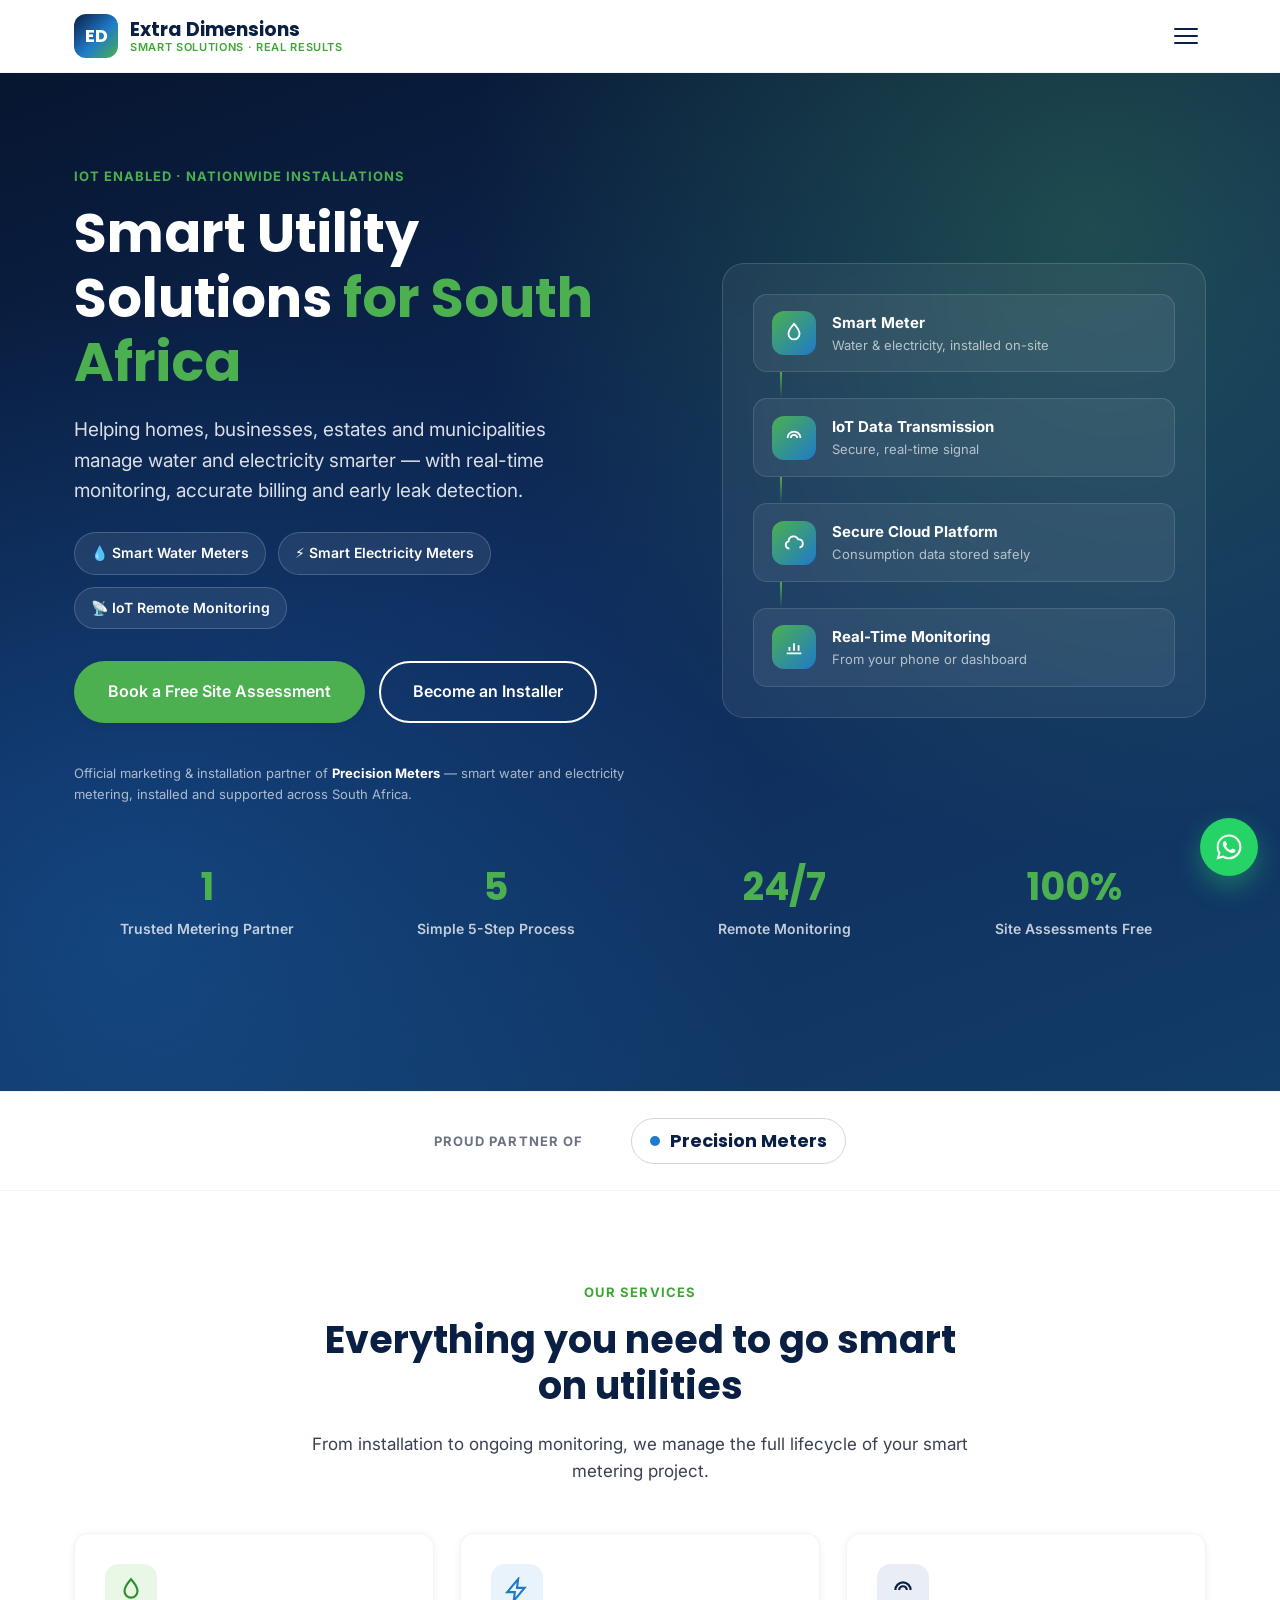
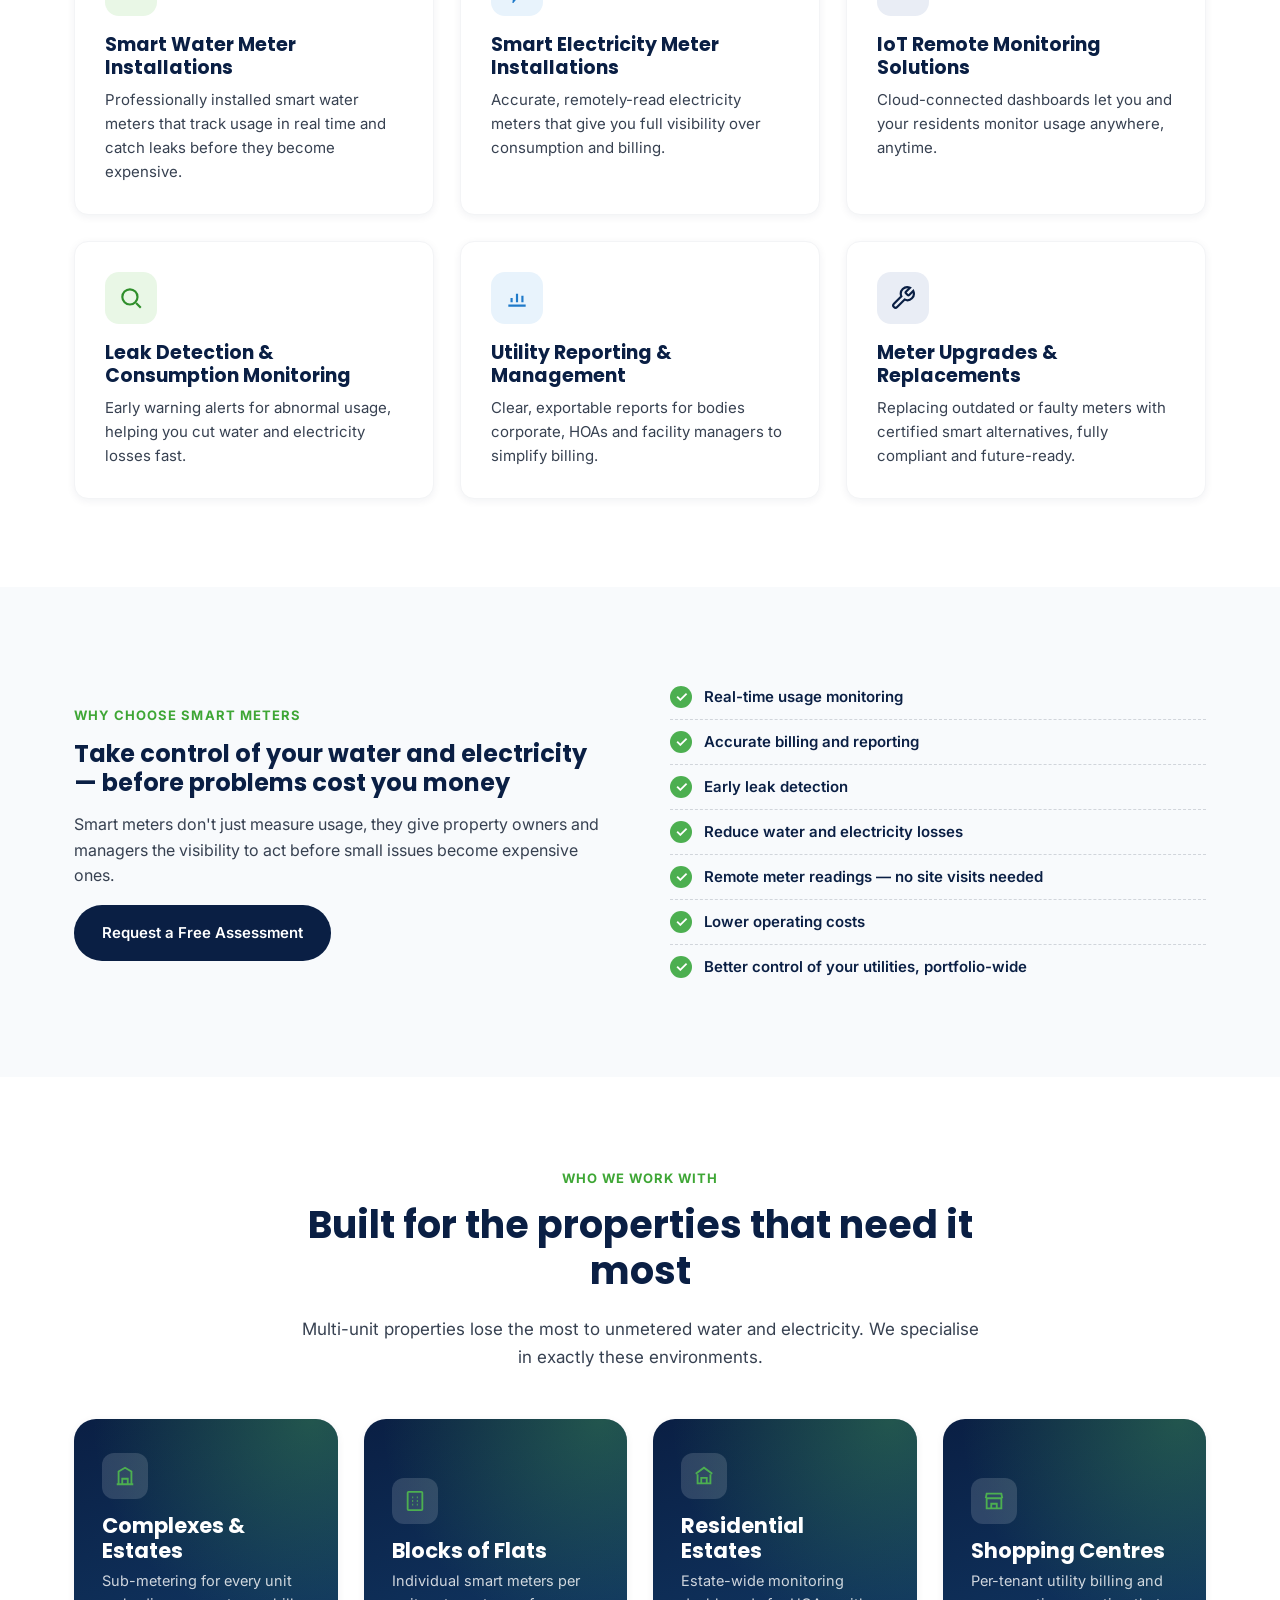
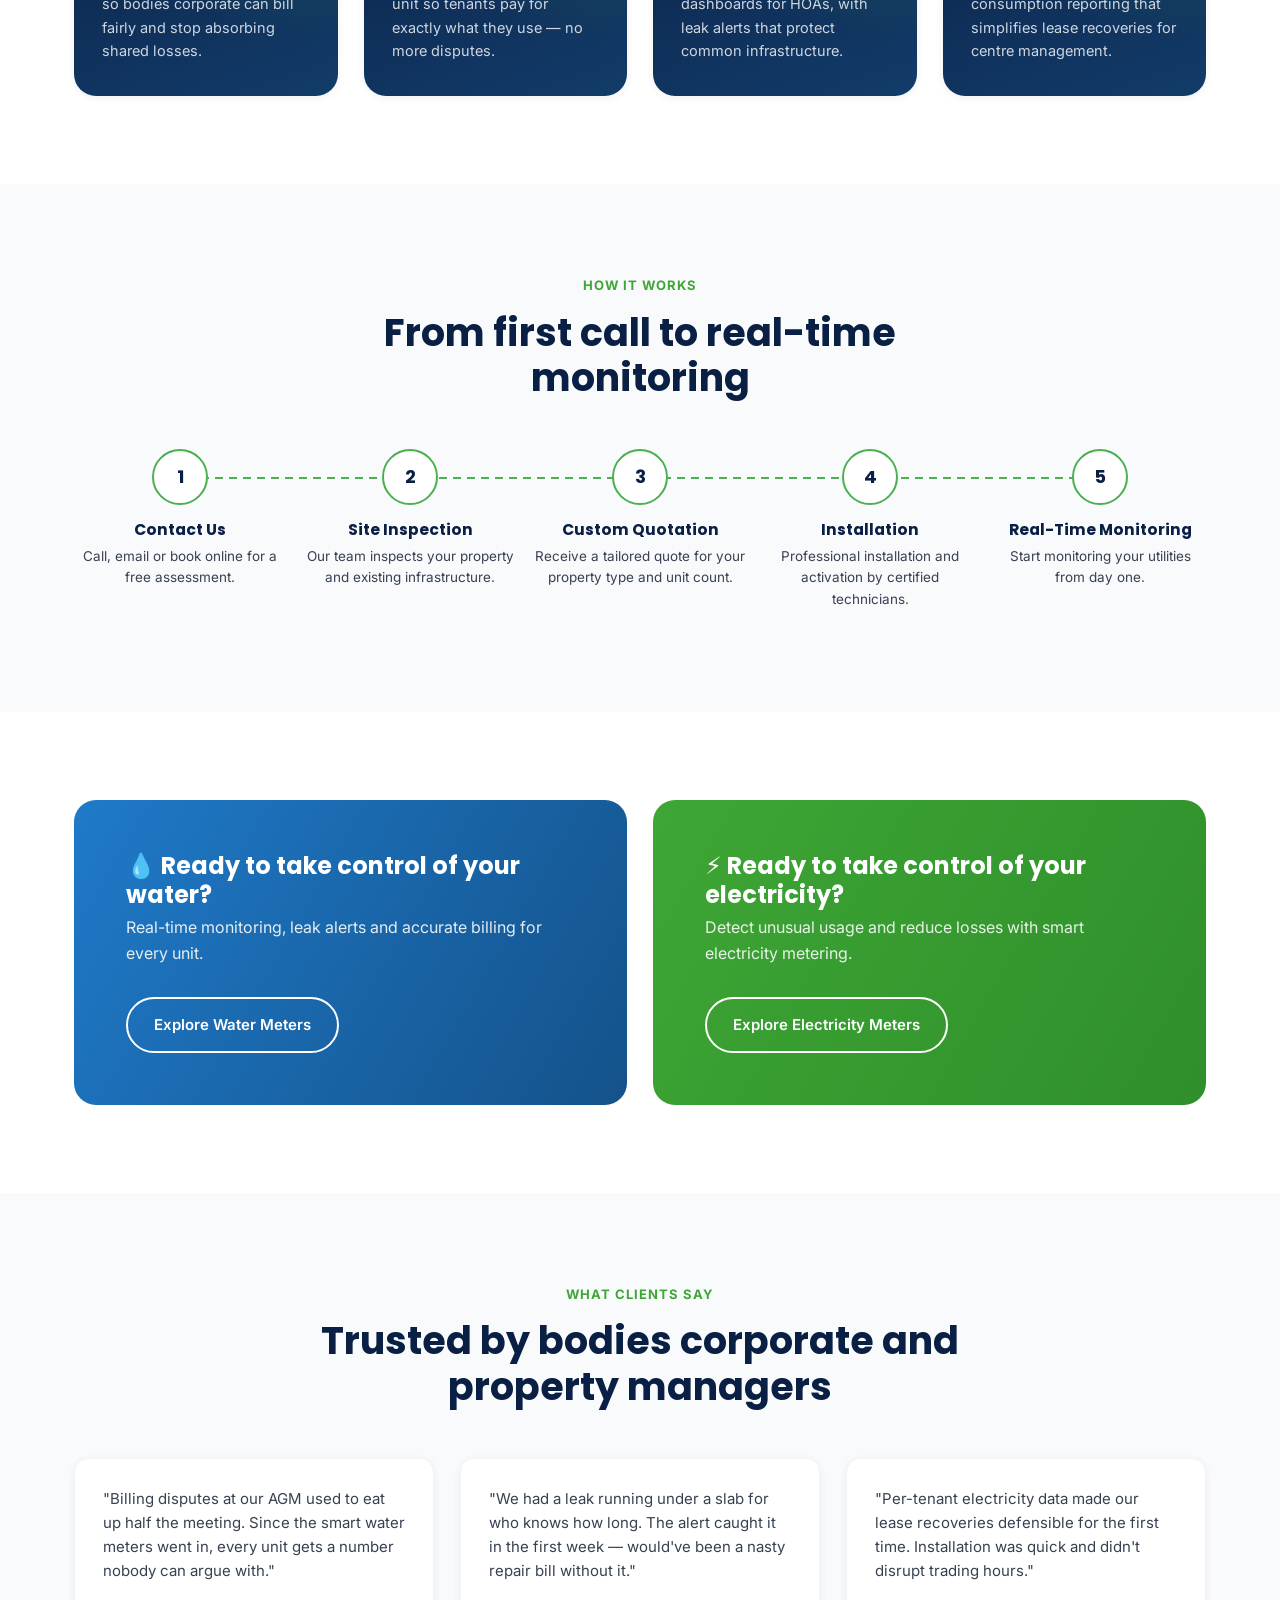
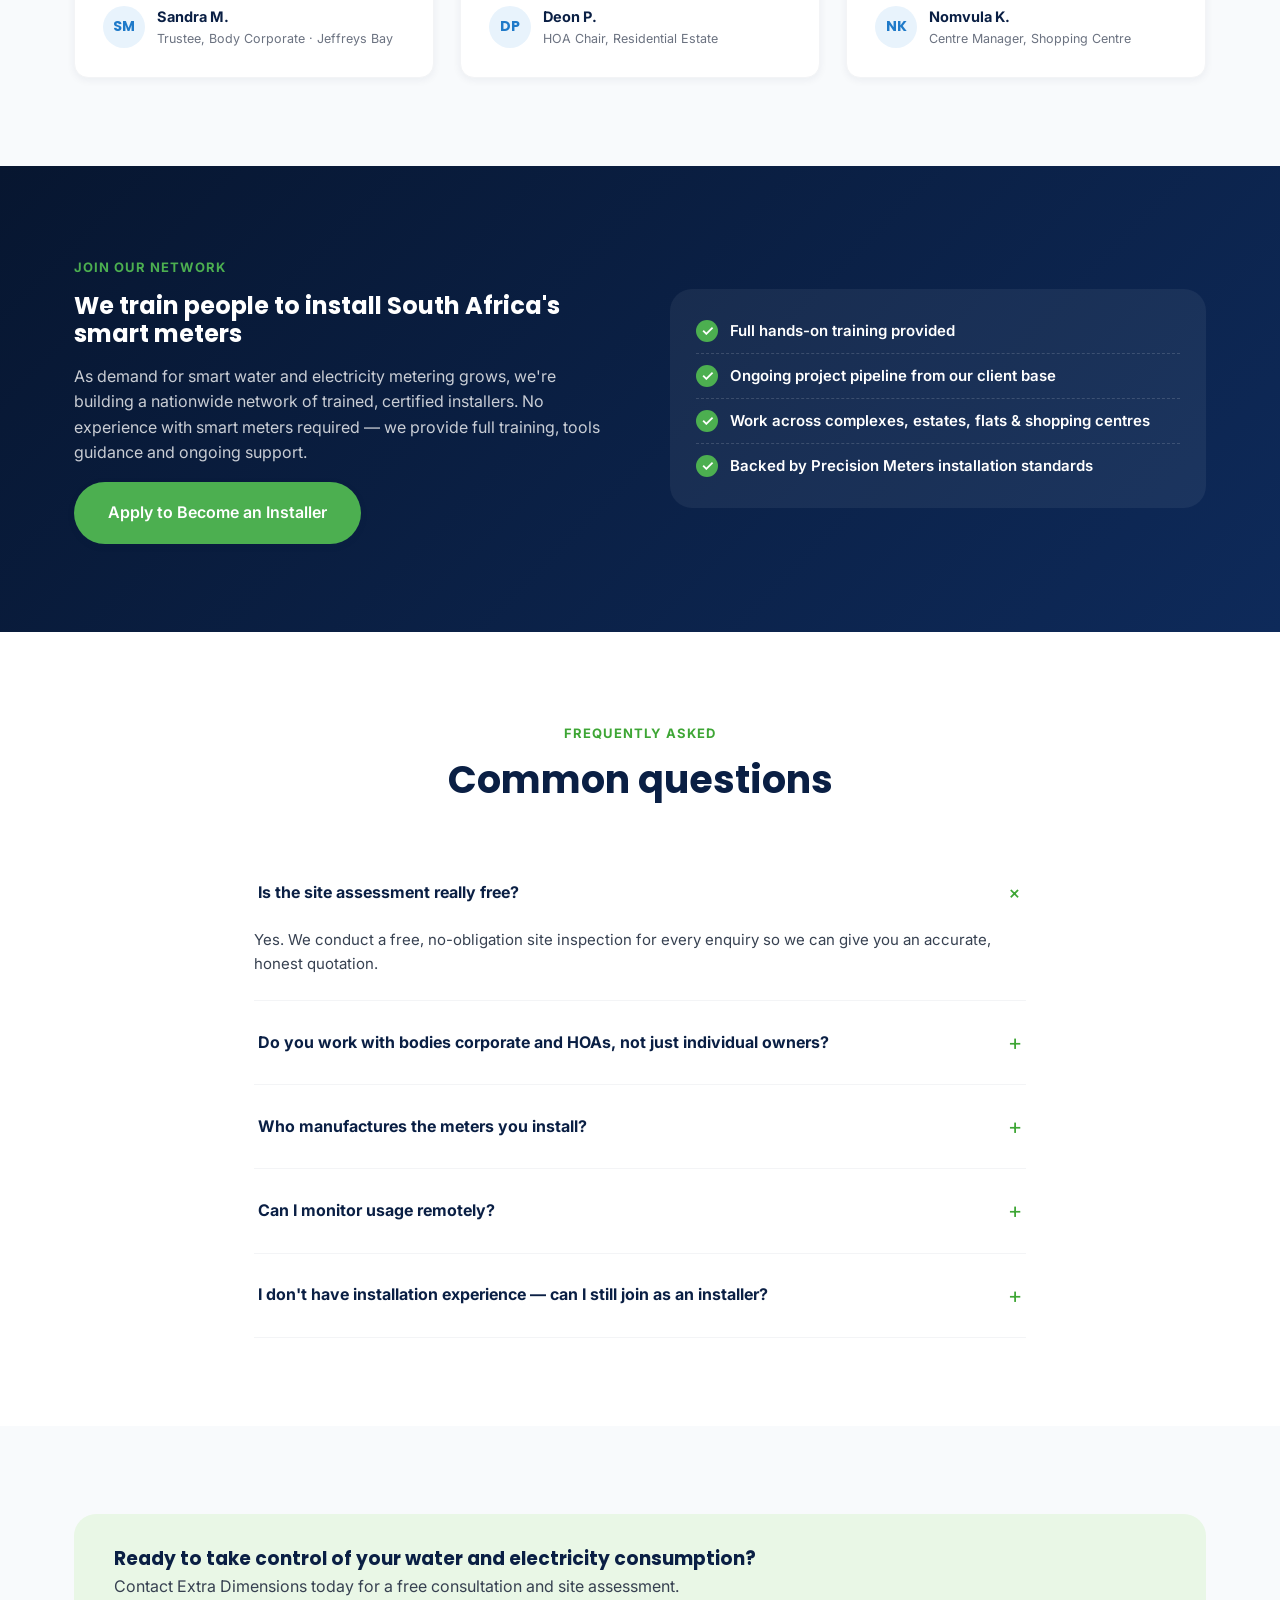
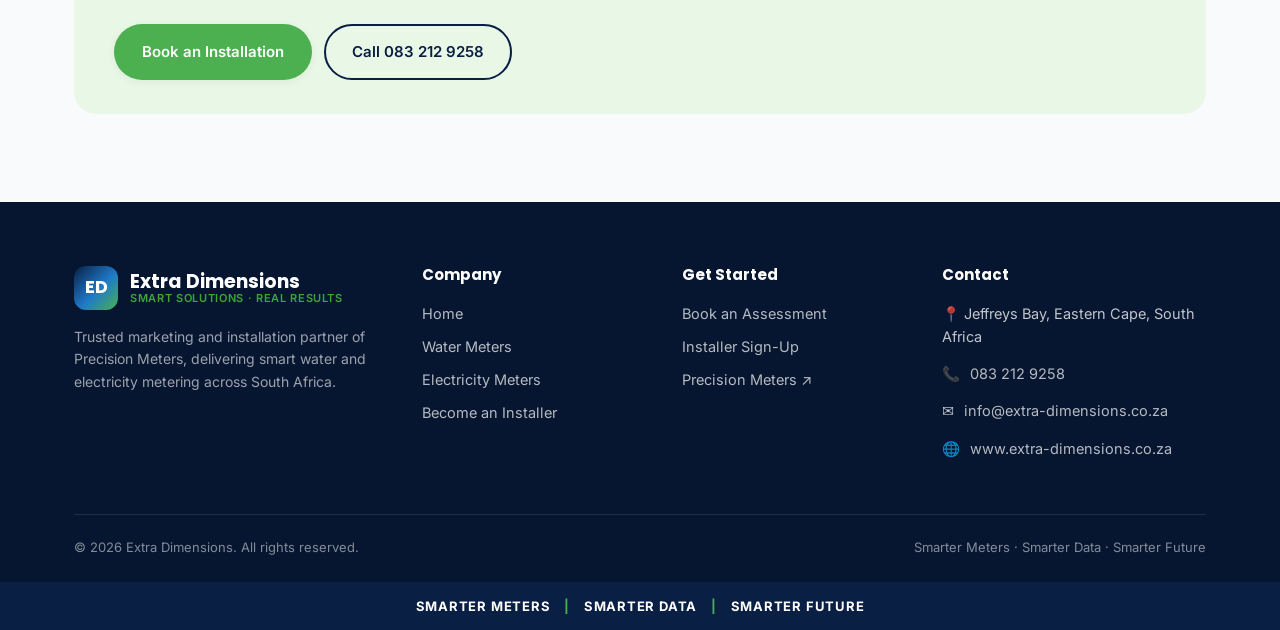
<file: index.html>
<!DOCTYPE html>
<html lang="en-ZA">
<head>
<meta charset="UTF-8">
<meta name="viewport" content="width=device-width, initial-scale=1.0">
<title>Extra Dimensions | Smart Water &amp; Electricity Meter Installations in South Africa</title>
<meta name="description" content="Extra Dimensions installs smart water and electricity meters for complexes, estates, blocks of flats and shopping centres across South Africa. Official marketing &amp; installation partner of Precision Meters.">
<meta name="theme-color" content="#0a1f44">
<link rel="icon" href="assets/favicon.svg" type="image/svg+xml">
<link rel="preconnect" href="https://fonts.googleapis.com">
<link href="https://fonts.googleapis.com/css2?family=Inter:wght@400;500;600;700&family=Poppins:wght@600;700;800&display=swap" rel="stylesheet">
<link rel="stylesheet" href="css/style.css">
<meta property="og:title" content="Extra Dimensions | Smart Utility Solutions for South Africa">
<meta property="og:description" content="Smart water &amp; electricity meter installations, IoT remote monitoring and leak detection for complexes, estates, flats and shopping centres.">
<meta property="og:type" content="website">
<link rel="canonical" href="https://www.extra-dimensions.co.za/">
<script type="application/ld+json">
{
  "@context": "https://schema.org",
  "@type": "LocalBusiness",
  "name": "Extra Dimensions",
  "description": "Smart water and electricity meter installation for complexes, estates, blocks of flats and shopping centres across South Africa.",
  "url": "https://www.extra-dimensions.co.za/",
  "telephone": "+27832129258",
  "email": "info@extra-dimensions.co.za",
  "address": {
    "@type": "PostalAddress",
    "addressLocality": "Jeffreys Bay",
    "addressRegion": "Eastern Cape",
    "addressCountry": "ZA"
  },
  "areaServed": "ZA"
}
</script>
</head>
<body class="has-mobile-cta">

<header class="site-header">
  <div class="header-inner container">
    <a href="index.html" class="brand">
      <div class="brand-mark">ED</div>
      <div class="brand-text">
        <div class="name">Extra Dimensions</div>
        <div class="tag">Smart Solutions · Real Results</div>
      </div>
    </a>
    <nav class="nav-links">
      <a href="index.html" class="active">Home</a>
      <a href="water-meters.html">Water Meters</a>
      <a href="electricity-meters.html">Electricity Meters</a>
      <a href="become-a-partner.html">Become an Installer</a>
      <a href="signup.html">Book an Assessment</a>
      <a href="index.html#contact">Contact</a>
      <a href="v2/index.html" class="nav-new">New Site</a>
    </nav>
    <div class="header-cta">
      <a href="tel:+27832129258" class="btn btn-outline-navy">083 212 9258</a>
      <a href="signup.html" class="btn btn-primary">Get a Free Quote</a>
    </div>
    <button class="nav-toggle" aria-label="Toggle menu"><span></span><span></span><span></span></button>
  </div>
</header>

<!-- HERO -->
<section class="hero">
  <div class="container hero-grid">
    <div class="reveal in">
      <div class="eyebrow light">IoT Enabled · Nationwide Installations</div>
      <h1>Smart Utility Solutions <span class="accent">for South Africa</span></h1>
      <p class="lead">Helping homes, businesses, estates and municipalities manage water and electricity smarter — with real-time monitoring, accurate billing and early leak detection.</p>
      <div class="hero-badges">
        <div class="hero-badge">💧 Smart Water Meters</div>
        <div class="hero-badge">⚡ Smart Electricity Meters</div>
        <div class="hero-badge">📡 IoT Remote Monitoring</div>
      </div>
      <div class="hero-actions">
        <a href="signup.html" class="btn btn-primary btn-lg">Book a Free Site Assessment</a>
        <a href="become-a-partner.html" class="btn btn-outline btn-lg">Become an Installer</a>
      </div>
      <p class="hero-partners">Official marketing &amp; installation partner of <strong>Precision Meters</strong> — smart water and electricity metering, installed and supported across South Africa.</p>
    </div>
    <div class="hero-visual reveal">
      <div class="flow-diagram">
        <div class="flow-step">
          <div class="flow-icon">
            <svg width="22" height="22" viewBox="0 0 24 24" fill="none" stroke="currentColor" stroke-width="2"><path d="M12 2s6 6.5 6 11a6 6 0 1 1-12 0c0-4.5 6-11 6-11Z"/></svg>
          </div>
          <div><div class="flow-title">Smart Meter</div><div class="flow-sub">Water &amp; electricity, installed on-site</div></div>
        </div>
        <div class="flow-connector"></div>
        <div class="flow-step">
          <div class="flow-icon">
            <svg width="22" height="22" viewBox="0 0 24 24" fill="none" stroke="currentColor" stroke-width="2"><path d="M5 12a7 7 0 0 1 14 0M8.5 12a3.5 3.5 0 0 1 7 0M12 12v.01"/></svg>
          </div>
          <div><div class="flow-title">IoT Data Transmission</div><div class="flow-sub">Secure, real-time signal</div></div>
        </div>
        <div class="flow-connector"></div>
        <div class="flow-step">
          <div class="flow-icon">
            <svg width="22" height="22" viewBox="0 0 24 24" fill="none" stroke="currentColor" stroke-width="2"><path d="M7 18a4 4 0 0 1-1-7.87A5.5 5.5 0 0 1 16.5 8H17a4.5 4.5 0 0 1 1 8.9"/></svg>
          </div>
          <div><div class="flow-title">Secure Cloud Platform</div><div class="flow-sub">Consumption data stored safely</div></div>
        </div>
        <div class="flow-connector"></div>
        <div class="flow-step">
          <div class="flow-icon">
            <svg width="22" height="22" viewBox="0 0 24 24" fill="none" stroke="currentColor" stroke-width="2"><path d="M4 19h16M7 16v-4m5 4V8m5 8v-6"/></svg>
          </div>
          <div><div class="flow-title">Real-Time Monitoring</div><div class="flow-sub">From your phone or dashboard</div></div>
        </div>
      </div>
    </div>
  </div>

  <div class="container">
    <div class="stats-bar reveal">
      <div class="stat"><div class="num"><span data-count="1" data-suffix="">1</span></div><div class="lbl">Trusted Metering Partner</div></div>
      <div class="stat"><div class="num"><span data-count="5" data-suffix="">0</span></div><div class="lbl">Simple 5-Step Process</div></div>
      <div class="stat"><div class="num">24/7</div><div class="lbl">Remote Monitoring</div></div>
      <div class="stat"><div class="num">100%</div><div class="lbl">Site Assessments Free</div></div>
    </div>
  </div>
</section>

<!-- PARTNER STRIP -->
<section class="partner-strip">
  <div class="container partner-strip-inner">
    <span class="lbl">Proud Partner Of</span>
    <a class="partner-logo-chip" href="https://www.precisionmeter.co.za" target="_blank" rel="noopener"><span class="dot" style="background:var(--blue-water)"></span>Precision Meters</a>
  </div>
</section>

<!-- SERVICES -->
<section class="section" id="services">
  <div class="container">
    <div class="section-head reveal">
      <div class="eyebrow">Our Services</div>
      <h2>Everything you need to go smart on utilities</h2>
      <p>From installation to ongoing monitoring, we manage the full lifecycle of your smart metering project.</p>
    </div>
    <div class="grid grid-3">
      <div class="card reveal">
        <div class="card-icon"><svg width="26" height="26" viewBox="0 0 24 24" fill="none" stroke="currentColor" stroke-width="2"><path d="M12 2s6 6.5 6 11a6 6 0 1 1-12 0c0-4.5 6-11 6-11Z"/></svg></div>
        <h3>Smart Water Meter Installations</h3>
        <p>Professionally installed smart water meters that track usage in real time and catch leaks before they become expensive.</p>
      </div>
      <div class="card reveal">
        <div class="card-icon blue"><svg width="26" height="26" viewBox="0 0 24 24" fill="none" stroke="currentColor" stroke-width="2"><path d="M13 2 3 14h7l-1 8 10-12h-7l1-8Z"/></svg></div>
        <h3>Smart Electricity Meter Installations</h3>
        <p>Accurate, remotely-read electricity meters that give you full visibility over consumption and billing.</p>
      </div>
      <div class="card reveal">
        <div class="card-icon navy"><svg width="26" height="26" viewBox="0 0 24 24" fill="none" stroke="currentColor" stroke-width="2"><path d="M5 12a7 7 0 0 1 14 0M8.5 12a3.5 3.5 0 0 1 7 0M12 12v.01"/></svg></div>
        <h3>IoT Remote Monitoring Solutions</h3>
        <p>Cloud-connected dashboards let you and your residents monitor usage anywhere, anytime.</p>
      </div>
      <div class="card reveal">
        <div class="card-icon"><svg width="26" height="26" viewBox="0 0 24 24" fill="none" stroke="currentColor" stroke-width="2"><circle cx="11" cy="11" r="7"/><path d="m21 21-4.3-4.3"/></svg></div>
        <h3>Leak Detection &amp; Consumption Monitoring</h3>
        <p>Early warning alerts for abnormal usage, helping you cut water and electricity losses fast.</p>
      </div>
      <div class="card reveal">
        <div class="card-icon blue"><svg width="26" height="26" viewBox="0 0 24 24" fill="none" stroke="currentColor" stroke-width="2"><path d="M4 19h16M7 16v-4m5 4V8m5 8v-6"/></svg></div>
        <h3>Utility Reporting &amp; Management</h3>
        <p>Clear, exportable reports for bodies corporate, HOAs and facility managers to simplify billing.</p>
      </div>
      <div class="card reveal">
        <div class="card-icon navy"><svg width="26" height="26" viewBox="0 0 24 24" fill="none" stroke="currentColor" stroke-width="2"><path d="M14.7 6.3a1 1 0 0 0 0 1.4l1.6 1.6a1 1 0 0 0 1.4 0l3.77-3.77a6 6 0 0 1-7.94 7.94l-6.91 6.91a2.12 2.12 0 0 1-3-3l6.91-6.91a6 6 0 0 1 7.94-7.94l-3.76 3.76Z"/></svg></div>
        <h3>Meter Upgrades &amp; Replacements</h3>
        <p>Replacing outdated or faulty meters with certified smart alternatives, fully compliant and future-ready.</p>
      </div>
    </div>
  </div>
</section>

<!-- WHY CHOOSE -->
<section class="section section-alt">
  <div class="container two-col">
    <div class="reveal">
      <div class="eyebrow">Why Choose Smart Meters</div>
      <h2>Take control of your water and electricity — before problems cost you money</h2>
      <p>Smart meters don't just measure usage, they give property owners and managers the visibility to act before small issues become expensive ones.</p>
      <a href="signup.html" class="btn btn-navy">Request a Free Assessment</a>
    </div>
    <ul class="check-list reveal">
      <li><span class="tick">✓</span> Real-time usage monitoring</li>
      <li><span class="tick">✓</span> Accurate billing and reporting</li>
      <li><span class="tick">✓</span> Early leak detection</li>
      <li><span class="tick">✓</span> Reduce water and electricity losses</li>
      <li><span class="tick">✓</span> Remote meter readings — no site visits needed</li>
      <li><span class="tick">✓</span> Lower operating costs</li>
      <li><span class="tick">✓</span> Better control of your utilities, portfolio-wide</li>
    </ul>
  </div>
</section>

<!-- MARKET SEGMENTS -->
<section class="section" id="markets">
  <div class="container">
    <div class="section-head reveal">
      <div class="eyebrow">Who We Work With</div>
      <h2>Built for the properties that need it most</h2>
      <p>Multi-unit properties lose the most to unmetered water and electricity. We specialise in exactly these environments.</p>
    </div>
    <div class="grid grid-4">
      <div class="segment-card reveal">
        <div class="segment-icon"><svg width="22" height="22" viewBox="0 0 24 24" fill="none" stroke="currentColor" stroke-width="2"><path d="M3 21h18M5 21V7l7-4 7 4v14M9 21v-6h6v6"/></svg></div>
        <h3>Complexes &amp; Estates</h3>
        <p>Sub-metering for every unit so bodies corporate can bill fairly and stop absorbing shared losses.</p>
      </div>
      <div class="segment-card reveal">
        <div class="segment-icon"><svg width="22" height="22" viewBox="0 0 24 24" fill="none" stroke="currentColor" stroke-width="2"><rect x="4" y="2" width="16" height="20" rx="1"/><path d="M9 8h1M14 8h1M9 12h1M14 12h1M9 16h1M14 16h1"/></svg></div>
        <h3>Blocks of Flats</h3>
        <p>Individual smart meters per unit so tenants pay for exactly what they use — no more disputes.</p>
      </div>
      <div class="segment-card reveal">
        <div class="segment-icon"><svg width="22" height="22" viewBox="0 0 24 24" fill="none" stroke="currentColor" stroke-width="2"><path d="M3 9.5 12 3l9 6.5M5 10v10h14V10M9 20v-6h6v6"/></svg></div>
        <h3>Residential Estates</h3>
        <p>Estate-wide monitoring dashboards for HOAs, with leak alerts that protect common infrastructure.</p>
      </div>
      <div class="segment-card reveal">
        <div class="segment-icon"><svg width="22" height="22" viewBox="0 0 24 24" fill="none" stroke="currentColor" stroke-width="2"><path d="M3 9 4 4h16l1 5M4 9v11h16V9M4 9h16M9 20v-5h6v5"/></svg></div>
        <h3>Shopping Centres</h3>
        <p>Per-tenant utility billing and consumption reporting that simplifies lease recoveries for centre management.</p>
      </div>
    </div>
  </div>
</section>

<!-- HOW IT WORKS -->
<section class="section section-alt">
  <div class="container">
    <div class="section-head reveal">
      <div class="eyebrow">How It Works</div>
      <h2>From first call to real-time monitoring</h2>
    </div>
    <div class="steps reveal">
      <div class="steps-line"></div>
      <div class="step"><div class="step-num">1</div><h4>Contact Us</h4><p>Call, email or book online for a free assessment.</p></div>
      <div class="step"><div class="step-num">2</div><h4>Site Inspection</h4><p>Our team inspects your property and existing infrastructure.</p></div>
      <div class="step"><div class="step-num">3</div><h4>Custom Quotation</h4><p>Receive a tailored quote for your property type and unit count.</p></div>
      <div class="step"><div class="step-num">4</div><h4>Installation</h4><p>Professional installation and activation by certified technicians.</p></div>
      <div class="step"><div class="step-num">5</div><h4>Real-Time Monitoring</h4><p>Start monitoring your utilities from day one.</p></div>
    </div>
  </div>
</section>

<!-- WATER / ELECTRICITY SPLIT -->
<section class="section">
  <div class="container">
    <div class="grid grid-2">
      <div class="cta-band water reveal">
        <div>
          <h3>💧 Ready to take control of your water?</h3>
          <p>Real-time monitoring, leak alerts and accurate billing for every unit.</p>
        </div>
        <a href="water-meters.html" class="btn btn-outline">Explore Water Meters</a>
      </div>
      <div class="cta-band electric reveal">
        <div>
          <h3>⚡ Ready to take control of your electricity?</h3>
          <p>Detect unusual usage and reduce losses with smart electricity metering.</p>
        </div>
        <a href="electricity-meters.html" class="btn btn-outline">Explore Electricity Meters</a>
      </div>
    </div>
  </div>
</section>

<!-- TESTIMONIALS
     Placeholder quotes — mocked up pending real client testimonials.
     Swap in genuine reviews before sharing this site widely. -->
<section class="section section-alt">
  <div class="container">
    <div class="section-head reveal">
      <div class="eyebrow">What Clients Say</div>
      <h2>Trusted by bodies corporate and property managers</h2>
    </div>
    <div class="grid grid-3 reveal">
      <div class="testimonial-card">
        <p class="quote">"Billing disputes at our AGM used to eat up half the meeting. Since the smart water meters went in, every unit gets a number nobody can argue with."</p>
        <div class="testimonial-author">
          <div class="avatar">SM</div>
          <div><div class="t-name">Sandra M.</div><div class="t-role">Trustee, Body Corporate · Jeffreys Bay</div></div>
        </div>
      </div>
      <div class="testimonial-card">
        <p class="quote">"We had a leak running under a slab for who knows how long. The alert caught it in the first week — would've been a nasty repair bill without it."</p>
        <div class="testimonial-author">
          <div class="avatar">DP</div>
          <div><div class="t-name">Deon P.</div><div class="t-role">HOA Chair, Residential Estate</div></div>
        </div>
      </div>
      <div class="testimonial-card">
        <p class="quote">"Per-tenant electricity data made our lease recoveries defensible for the first time. Installation was quick and didn't disrupt trading hours."</p>
        <div class="testimonial-author">
          <div class="avatar">NK</div>
          <div><div class="t-name">Nomvula K.</div><div class="t-role">Centre Manager, Shopping Centre</div></div>
        </div>
      </div>
    </div>
  </div>
</section>

<!-- BECOME AN INSTALLER TEASER -->
<section class="section-navy section">
  <div class="container two-col">
    <div class="reveal">
      <div class="eyebrow light">Join Our Network</div>
      <h2>We train people to install South Africa's smart meters</h2>
      <p>As demand for smart water and electricity metering grows, we're building a nationwide network of trained, certified installers. No experience with smart meters required — we provide full training, tools guidance and ongoing support.</p>
      <a href="become-a-partner.html" class="btn btn-primary btn-lg">Apply to Become an Installer</a>
    </div>
    <ul class="check-list reveal" style="background:rgba(255,255,255,.06); border-radius:var(--radius-lg); padding:20px 26px;">
      <li style="border-color:rgba(255,255,255,.15); color:#fff;"><span class="tick">✓</span> Full hands-on training provided</li>
      <li style="border-color:rgba(255,255,255,.15); color:#fff;"><span class="tick">✓</span> Ongoing project pipeline from our client base</li>
      <li style="border-color:rgba(255,255,255,.15); color:#fff;"><span class="tick">✓</span> Work across complexes, estates, flats &amp; shopping centres</li>
      <li style="border-color:rgba(255,255,255,.15); color:#fff;"><span class="tick">✓</span> Backed by Precision Meters installation standards</li>
    </ul>
  </div>
</section>

<!-- FAQ -->
<section class="section">
  <div class="container" style="max-width:820px;">
    <div class="section-head reveal">
      <div class="eyebrow">Frequently Asked</div>
      <h2>Common questions</h2>
    </div>
    <div class="reveal">
      <div class="faq-item open">
        <div class="faq-q">Is the site assessment really free?</div>
        <div class="faq-a">Yes. We conduct a free, no-obligation site inspection for every enquiry so we can give you an accurate, honest quotation.</div>
      </div>
      <div class="faq-item">
        <div class="faq-q">Do you work with bodies corporate and HOAs, not just individual owners?</div>
        <div class="faq-a">Absolutely — most of our installations are for complexes, estates, blocks of flats and shopping centres where sub-metering solves shared billing disputes.</div>
      </div>
      <div class="faq-item">
        <div class="faq-q">Who manufactures the meters you install?</div>
        <div class="faq-a">We are the official marketing and installation partner of Precision Meters for smart water metering, and we install and support smart electricity meters to the same standard.</div>
      </div>
      <div class="faq-item">
        <div class="faq-q">Can I monitor usage remotely?</div>
        <div class="faq-a">Yes — every installation includes IoT remote monitoring so you can view consumption data securely from your phone or computer.</div>
      </div>
      <div class="faq-item">
        <div class="faq-q">I don't have installation experience — can I still join as an installer?</div>
        <div class="faq-a">Yes. Our installer programme includes full training. We're actively recruiting and training new installers as demand grows across South Africa.</div>
      </div>
    </div>
  </div>
</section>

<!-- FINAL CTA -->
<section class="section section-alt" id="contact">
  <div class="container">
    <div class="trust-banner reveal">
      <div>
        <h3 style="margin-bottom:4px;">Ready to take control of your water and electricity consumption?</h3>
        <p style="margin-bottom:0;">Contact Extra Dimensions today for a free consultation and site assessment.</p>
      </div>
      <div style="display:flex; gap:12px; flex-wrap:wrap;">
        <a href="signup.html" class="btn btn-primary">Book an Installation</a>
        <a href="tel:+27832129258" class="btn btn-outline-navy">Call 083 212 9258</a>
      </div>
    </div>
  </div>
</section>

<footer class="site-footer">
  <div class="container">
    <div class="footer-grid">
      <div class="footer-brand">
        <div class="brand" style="margin-bottom:16px;">
          <div class="brand-mark">ED</div>
          <div class="brand-text"><div class="name" style="color:#fff;">Extra Dimensions</div><div class="tag">Smart Solutions · Real Results</div></div>
        </div>
        <p>Trusted marketing and installation partner of Precision Meters, delivering smart water and electricity metering across South Africa.</p>
      </div>
      <div>
        <h4>Company</h4>
        <a href="index.html">Home</a>
        <a href="water-meters.html">Water Meters</a>
        <a href="electricity-meters.html">Electricity Meters</a>
        <a href="become-a-partner.html">Become an Installer</a>
      </div>
      <div>
        <h4>Get Started</h4>
        <a href="signup.html">Book an Assessment</a>
        <a href="become-a-partner.html">Installer Sign-Up</a>
        <a href="https://www.precisionmeter.co.za" target="_blank" rel="noopener">Precision Meters ↗</a>
      </div>
      <div>
        <h4>Contact</h4>
        <div class="footer-contact-item">📍 Jeffreys Bay, Eastern Cape, South Africa</div>
        <div class="footer-contact-item">📞 <a href="tel:+27832129258" style="display:inline;margin:0;">083 212 9258</a></div>
        <div class="footer-contact-item">✉️ <a href="mailto:info@extra-dimensions.co.za" style="display:inline;margin:0;">info@extra-dimensions.co.za</a></div>
        <div class="footer-contact-item">🌐 <a href="https://www.extra-dimensions.co.za" style="display:inline;margin:0;" target="_blank" rel="noopener">www.extra-dimensions.co.za</a></div>
      </div>
    </div>
    <div class="footer-bottom">
      <span>© <span id="year"></span> Extra Dimensions. All rights reserved.</span>
      <span>Smarter Meters · Smarter Data · Smarter Future</span>
    </div>
  </div>
</footer>
<div class="footer-strap">SMARTER METERS <span>|</span> SMARTER DATA <span>|</span> SMARTER FUTURE</div>

<div class="mobile-sticky-cta">
  <a href="tel:+27832129258" class="btn btn-outline-navy btn-block">Call Us</a>
  <a href="signup.html" class="btn btn-primary btn-block">Get a Quote</a>
</div>

<a class="whatsapp-fab" href="https://wa.me/27832129258?text=Hi%20Extra%20Dimensions%2C%20I%27d%20like%20to%20find%20out%20more%20about%20smart%20meter%20installation." target="_blank" rel="noopener" aria-label="Chat with us on WhatsApp">
  <span class="wa-tip">Chat on WhatsApp</span>
  <svg viewBox="0 0 24 24" fill="#fff"><path d="M12.04 2C6.58 2 2.13 6.45 2.13 11.91c0 1.75.46 3.48 1.32 5L2 22l5.25-1.38c1.45.79 3.08 1.21 4.79 1.21h.01c5.46 0 9.91-4.45 9.91-9.91 0-2.65-1.03-5.14-2.9-7.01A9.87 9.87 0 0 0 12.04 2zm0 18.15h-.01c-1.5 0-2.98-.4-4.27-1.16l-.31-.18-3.12.82.83-3.04-.2-.31a8.2 8.2 0 0 1-1.26-4.4c0-4.54 3.7-8.24 8.25-8.24 2.2 0 4.27.86 5.83 2.42a8.18 8.18 0 0 1 2.41 5.83c0 4.55-3.7 8.26-8.15 8.26zm4.52-6.16c-.25-.12-1.47-.72-1.69-.81-.23-.08-.39-.12-.56.13-.17.24-.64.81-.78.97-.15.17-.29.19-.54.06-.25-.12-1.03-.38-1.97-1.21-.73-.65-1.22-1.45-1.36-1.7-.14-.24-.01-.37.11-.5.11-.11.25-.29.37-.43.12-.15.16-.25.25-.41.08-.17.04-.31-.02-.44-.06-.12-.56-1.34-.76-1.84-.2-.48-.4-.42-.56-.42-.14-.01-.31-.01-.47-.01-.17 0-.44.06-.67.31-.23.24-.87.85-.87 2.08 0 1.22.89 2.41 1.02 2.58.12.17 1.75 2.68 4.25 3.75.59.26 1.06.41 1.42.52.6.19 1.14.16 1.57.1.48-.07 1.47-.6 1.68-1.18.21-.58.21-1.08.15-1.18-.06-.1-.23-.16-.48-.28z"/></svg>
</a>

<script src="js/main.js"></script>
</body>
</html>
</file>
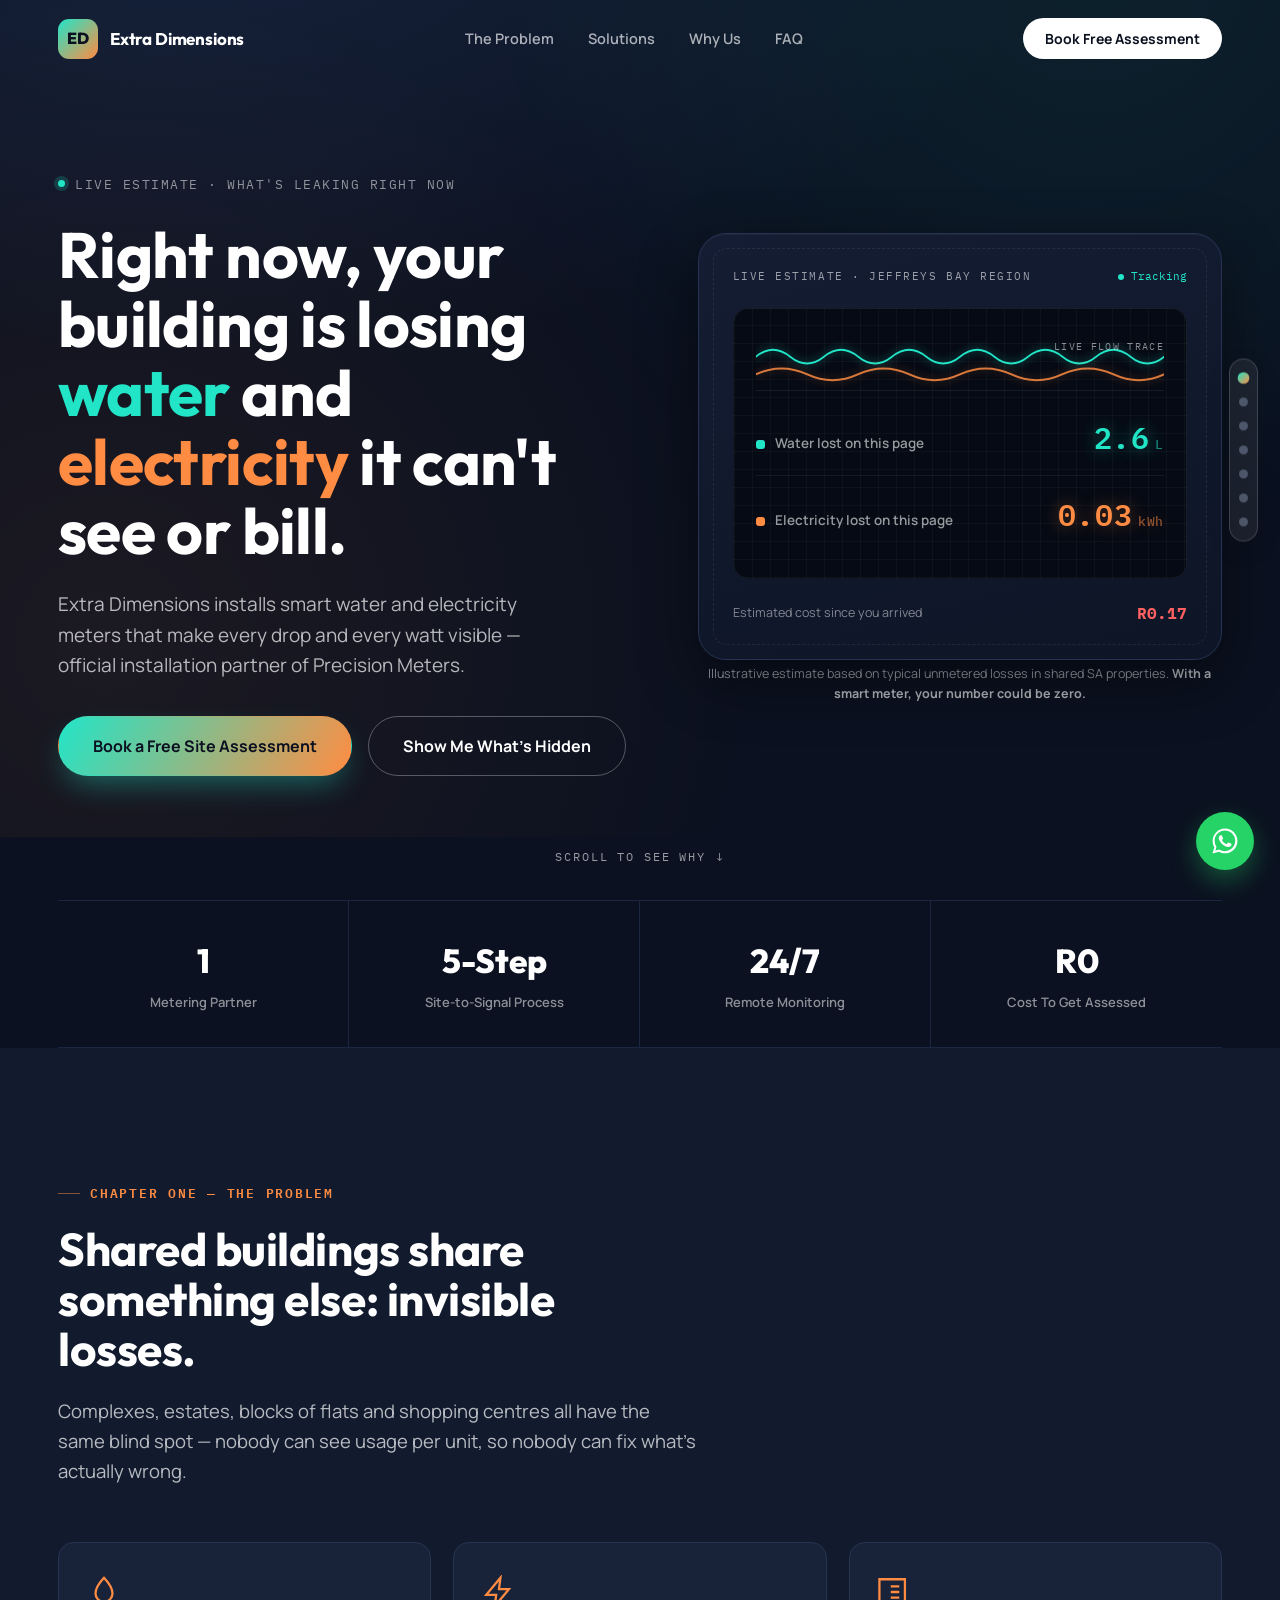
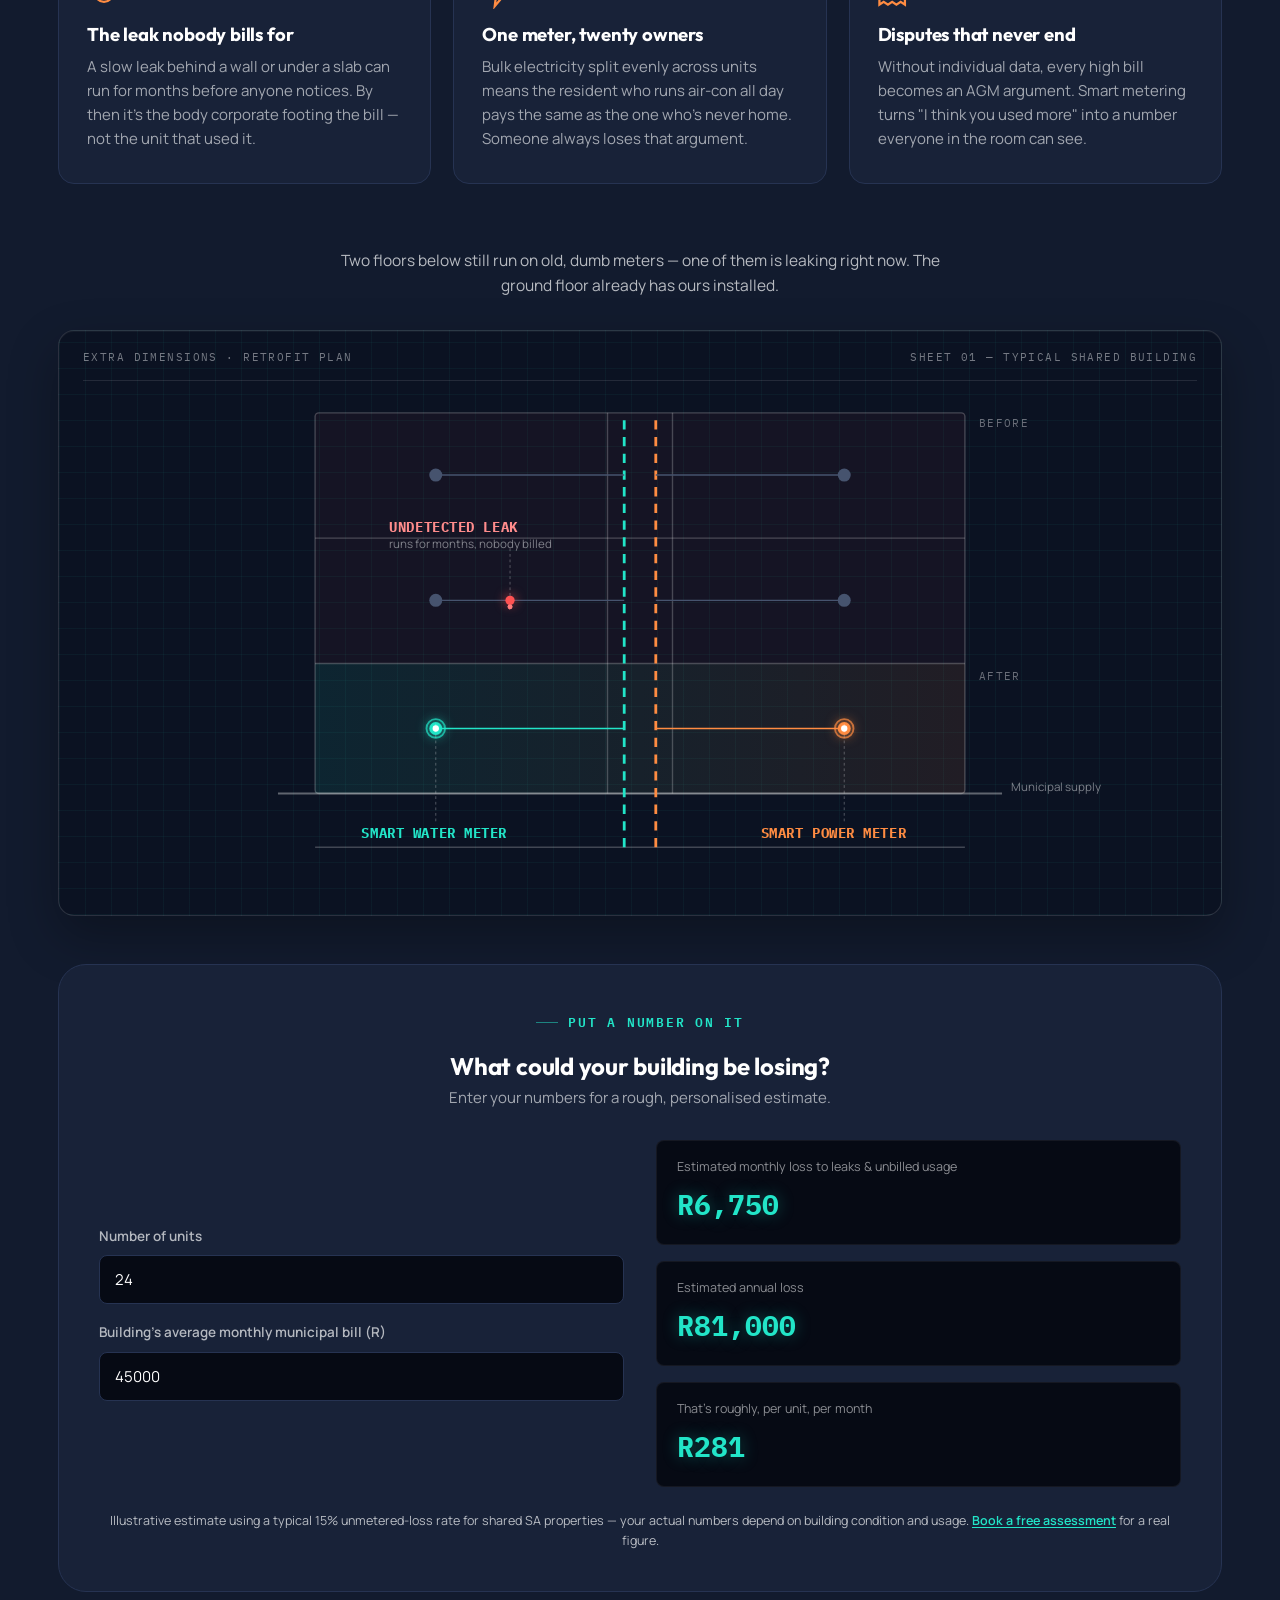
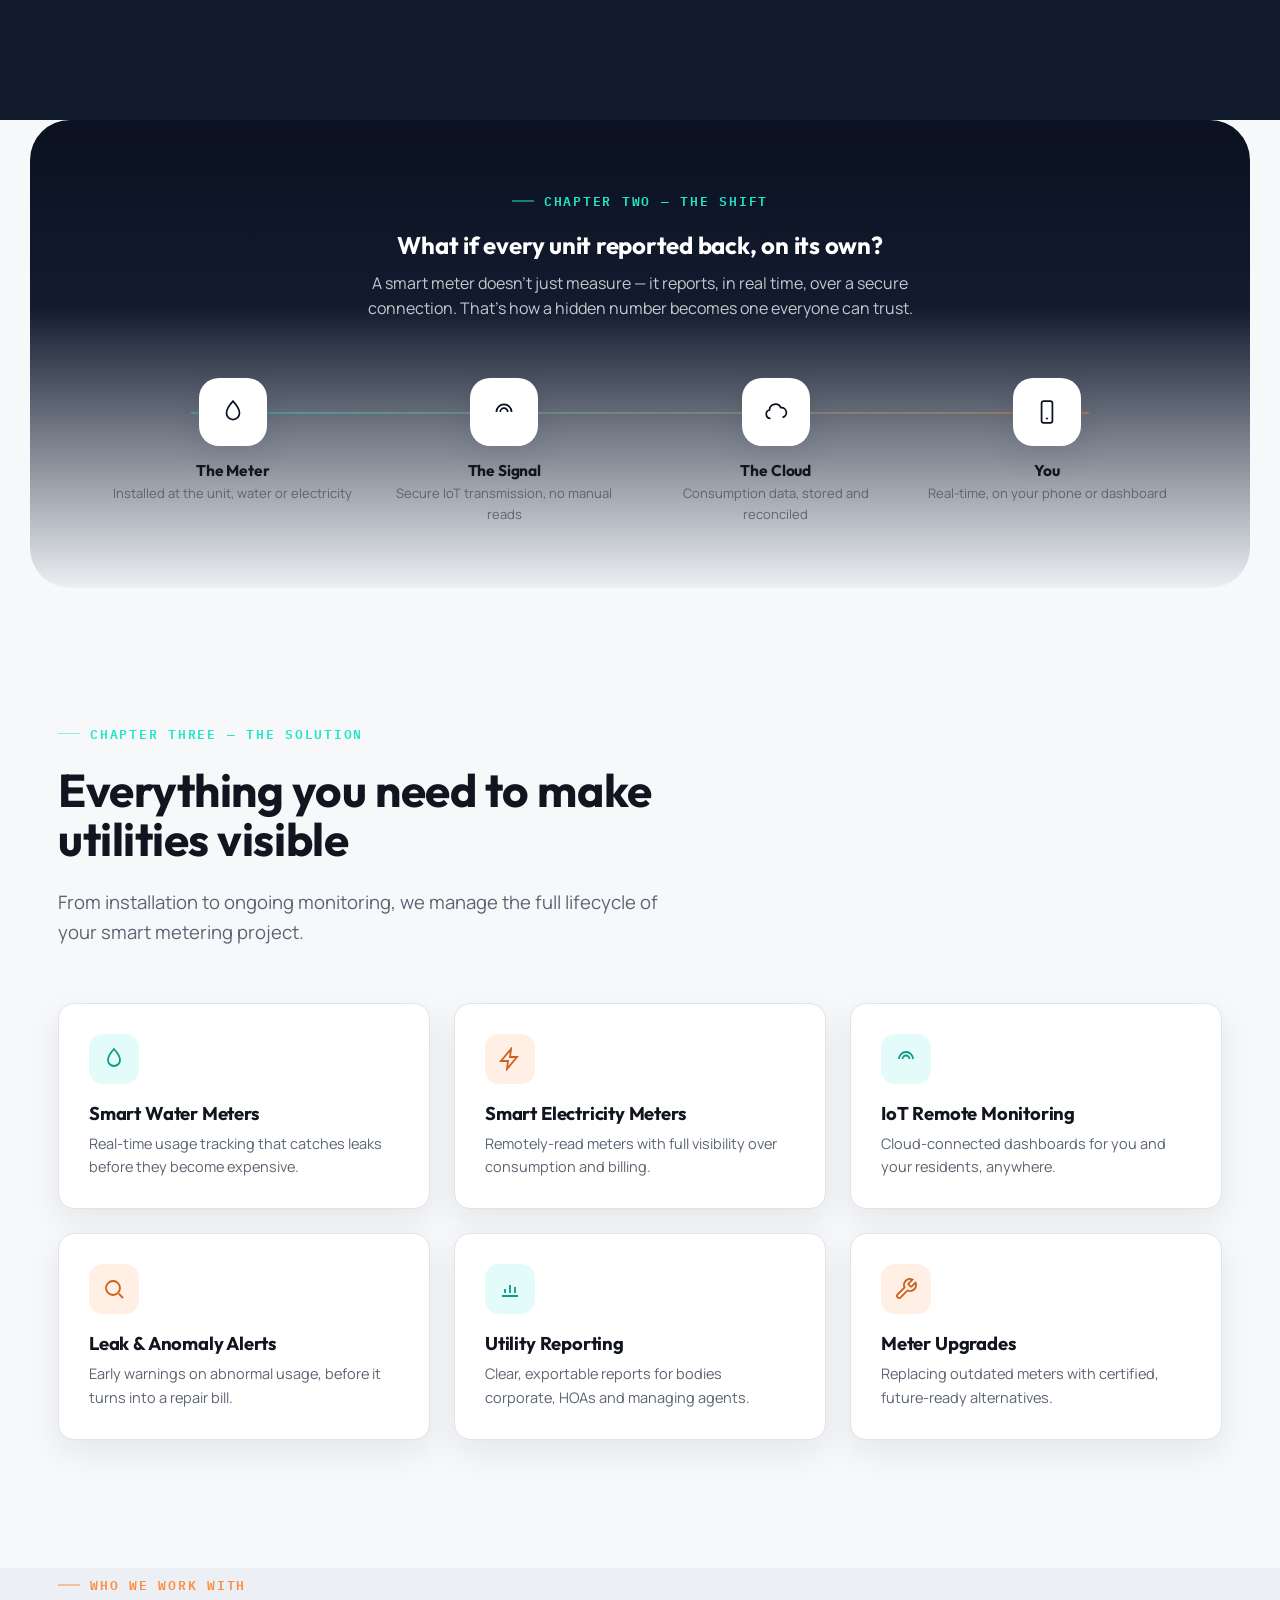
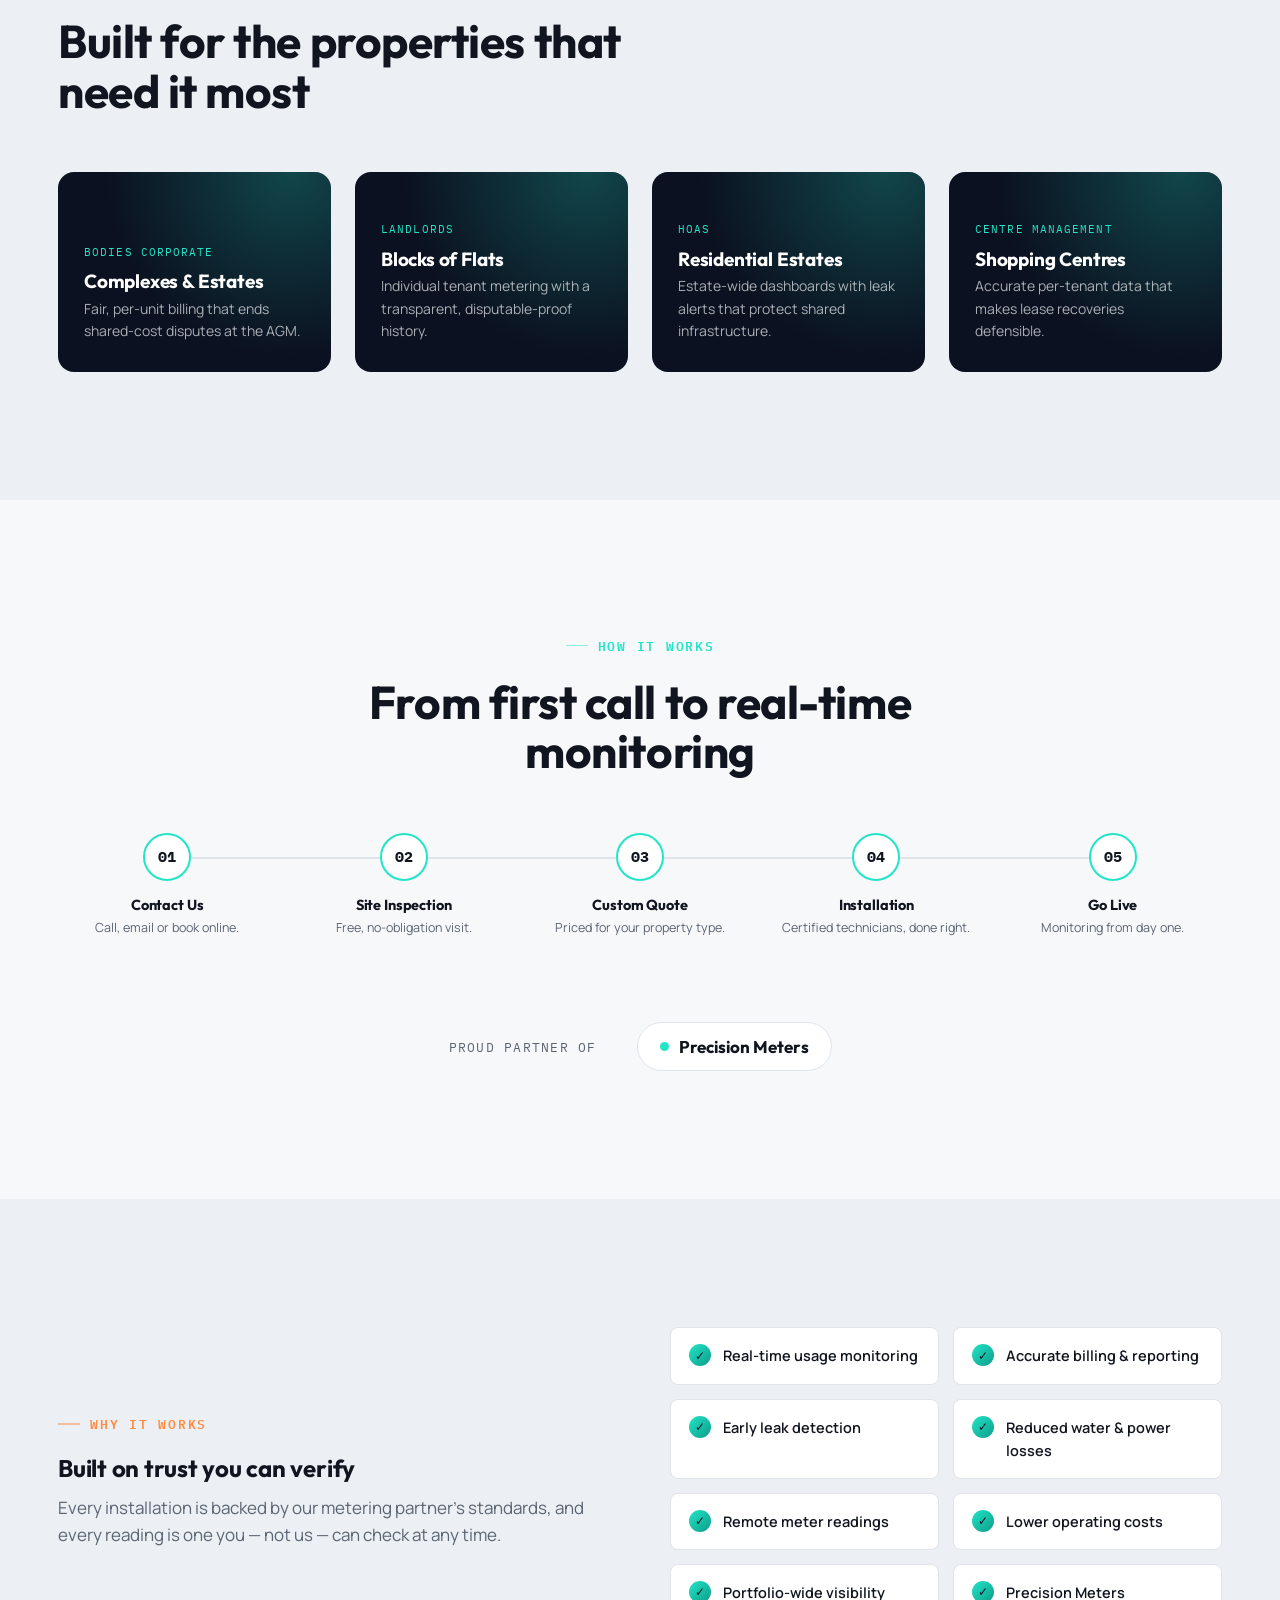
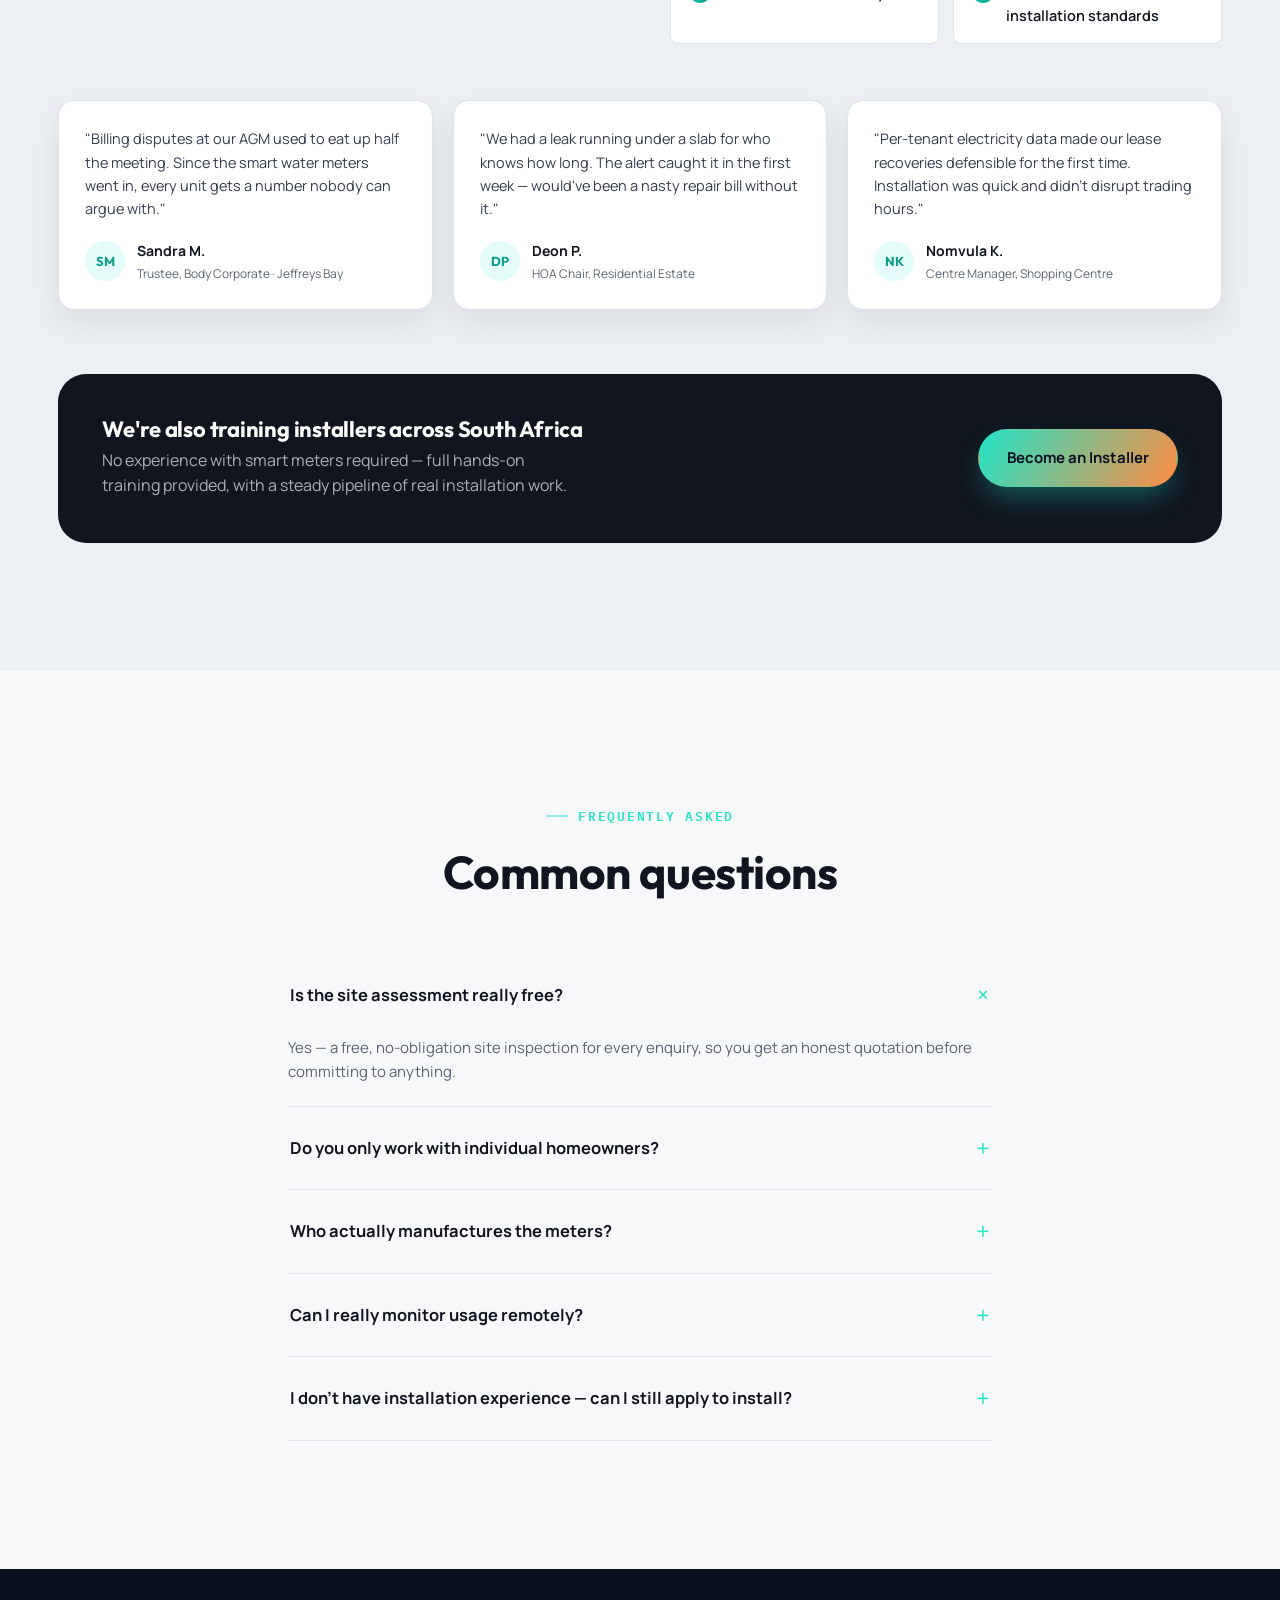
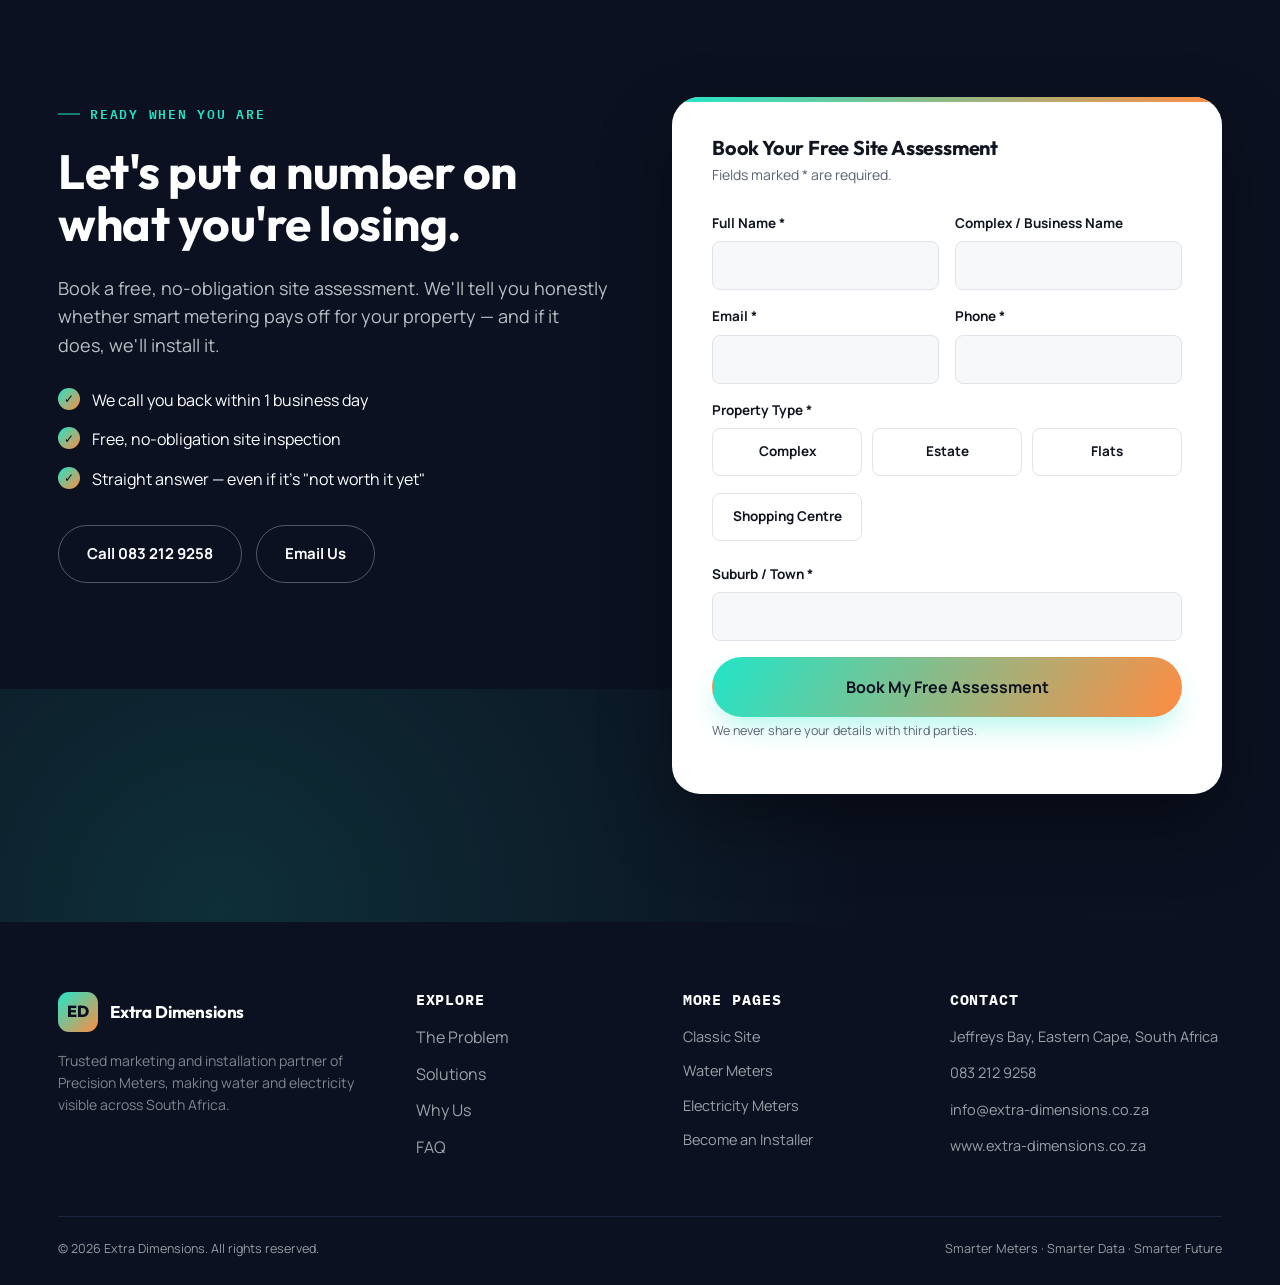
<file: v2/index.html>
<!DOCTYPE html>
<html lang="en-ZA">
<head>
<meta charset="UTF-8">
<meta name="viewport" content="width=device-width, initial-scale=1.0">
<title>Extra Dimensions | See Every Drop, Every Watt — Smart Metering for South Africa</title>
<meta name="description" content="Extra Dimensions installs smart water and electricity meters for complexes, estates, flats and shopping centres across South Africa — official partner of Precision Meters. Book a free site assessment.">
<meta name="theme-color" content="#0b1120">
<link rel="icon" href="assets/favicon.svg" type="image/svg+xml">
<link rel="preconnect" href="https://fonts.googleapis.com">
<link rel="preconnect" href="https://fonts.gstatic.com" crossorigin>
<link href="https://fonts.googleapis.com/css2?family=Outfit:wght@500;600;700;800&family=Manrope:wght@400;500;600;700&family=IBM+Plex+Mono:wght@500;600&display=swap" rel="stylesheet">
<link rel="stylesheet" href="css/style.css">
<meta property="og:title" content="Extra Dimensions | See Every Drop, Every Watt">
<meta property="og:description" content="Smart water and electricity metering that makes invisible losses visible — for complexes, estates, flats and shopping centres.">
<meta property="og:type" content="website">
<link rel="canonical" href="https://www.extra-dimensions.co.za/v2/">
<script type="application/ld+json">
{
  "@context": "https://schema.org",
  "@type": "LocalBusiness",
  "name": "Extra Dimensions",
  "description": "Smart water and electricity meter installation for complexes, estates, blocks of flats and shopping centres across South Africa.",
  "url": "https://www.extra-dimensions.co.za/v2/",
  "telephone": "+27832129258",
  "email": "info@extra-dimensions.co.za",
  "address": {
    "@type": "PostalAddress",
    "addressLocality": "Jeffreys Bay",
    "addressRegion": "Eastern Cape",
    "addressCountry": "ZA"
  },
  "areaServed": "ZA"
}
</script>
</head>
<body class="has-mobile-cta">

<div class="scroll-progress" id="scrollProgress"></div>

<nav class="chapter-dots" id="chapterDots" aria-label="Page sections">
  <a href="#top" data-scroll="top" data-label="Home" aria-label="Home"></a>
  <a href="#problem" data-scroll="problem" data-label="The Problem" aria-label="The Problem"></a>
  <a href="#shift" data-scroll="shift" data-label="The Shift" aria-label="The Shift"></a>
  <a href="#solution" data-scroll="solution" data-label="Solutions" aria-label="Solutions"></a>
  <a href="#proof" data-scroll="proof" data-label="Why Us" aria-label="Why Us"></a>
  <a href="#faq" data-scroll="faq" data-label="FAQ" aria-label="FAQ"></a>
  <a href="#climax" data-scroll="climax" data-label="Get Started" aria-label="Get Started"></a>
</nav>

<nav class="site-nav" id="siteNav">
  <div class="container nav-inner">
    <a href="#top" class="nav-brand" data-scroll="top">
      <div class="nav-mark">ED</div>
      <div class="nav-brand-text">Extra&nbsp;Dimensions</div>
    </a>
    <div class="nav-links">
      <button data-scroll="problem">The Problem</button>
      <button data-scroll="solution">Solutions</button>
      <button data-scroll="proof">Why Us</button>
      <button data-scroll="faq">FAQ</button>
    </div>
    <button class="nav-cta" data-scroll="climax">Book Free Assessment</button>
    <button class="nav-toggle" id="navToggle" aria-label="Toggle menu" aria-expanded="false"><span></span><span></span><span></span></button>
  </div>
</nav>

<div class="mobile-nav-panel" id="mobileNavPanel">
  <button data-scroll="problem">The Problem</button>
  <button data-scroll="solution">Solutions</button>
  <button data-scroll="proof">Why Us</button>
  <button data-scroll="faq">FAQ</button>
  <button class="btn btn-signal nav-cta" data-scroll="climax">Book Free Assessment</button>
</div>

<main>
<!-- ============ HERO ============ -->
<header class="hero" id="top">
  <div class="hero-noise" data-parallax aria-hidden="true"></div>
  <div class="container hero-inner">
    <div>
      <div class="hero-kicker hero-anim hero-anim-1"><span class="dot"></span> Live estimate · what's leaking right now</div>
      <h1 class="hero-anim hero-anim-2">Right now, your building is losing <span class="u-water">water</span> and <span class="u-power">electricity</span> it can't see or bill.</h1>
      <p class="lead hero-anim hero-anim-3">Extra Dimensions installs smart water and electricity meters that make every drop and every watt visible — official installation partner of Precision Meters.</p>
      <div class="hero-actions hero-anim hero-anim-4">
        <button class="btn btn-signal btn-lg" data-scroll="climax">Book a Free Site Assessment</button>
        <button class="btn btn-ghost-light btn-lg" data-scroll="problem">Show Me What's Hidden</button>
      </div>
    </div>

    <div class="meter-unit hero-anim hero-anim-5">
      <div class="meter-box">
        <div class="meter-brand-row">
          <span class="label">Live Estimate · Jeffreys Bay Region</span>
          <span class="meter-status"><span class="dot"></span> Tracking</span>
        </div>
        <div class="meter-readout">
          <div class="meter-wave" aria-hidden="true">
            <svg viewBox="0 0 600 56" preserveAspectRatio="none" xmlns="http://www.w3.org/2000/svg">
              <g class="wave-line wave-water">
                <path d="M0 22 Q25 8 50 22 T100 22 T150 22 T200 22 T250 22 T300 22 T350 22 T400 22 T450 22 T500 22 T550 22 T600 22 T650 22 T700 22 T750 22 T800 22 T850 22 T900 22 T950 22 T1000 22 T1050 22 T1100 22 T1150 22 T1200 22"/>
              </g>
              <g class="wave-line wave-power">
                <path d="M0 40 Q37.5 28 75 40 T150 40 T225 40 T300 40 T375 40 T450 40 T525 40 T600 40 T675 40 T750 40 T825 40 T900 40 T975 40 T1050 40 T1125 40 T1200 40"/>
              </g>
            </svg>
            <span class="wave-tag">Live flow trace</span>
          </div>
          <div class="row">
            <span class="row-label"><span class="swatch water"></span>Water lost on this page</span>
            <span class="meter-digits water"><span id="waterDigitsValue">0</span><span class="unit">L</span></span>
          </div>
          <div class="row">
            <span class="row-label"><span class="swatch power"></span>Electricity lost on this page</span>
            <span class="meter-digits power"><span id="powerDigitsValue">0</span><span class="unit">kWh</span></span>
          </div>
        </div>
        <div class="meter-loss">
          <span class="loss-label">Estimated cost since you arrived</span>
          <span class="loss-amount" id="lossDigits">R0.00</span>
        </div>
      </div>
      <p class="meter-caption">Illustrative estimate based on typical unmetered losses in shared SA properties. <strong>With a smart meter, your number could be zero.</strong></p>
    </div>
  </div>
  <div class="hero-scroll-hint"><span>Scroll to see why</span><span class="chevron">↓</span></div>
</header>

<div class="chapter-dark chapter-flush">
  <div class="container">
    <div class="stat-strip reveal-stagger" data-reveal-stagger>
      <div class="stat"><div class="num">1</div><div class="lbl">Metering Partner</div></div>
      <div class="stat"><div class="num">5-Step</div><div class="lbl">Site-to-Signal Process</div></div>
      <div class="stat"><div class="num">24/7</div><div class="lbl">Remote Monitoring</div></div>
      <div class="stat"><div class="num">R0</div><div class="lbl">Cost To Get Assessed</div></div>
    </div>
  </div>
</div>

<!-- ============ CHAPTER 1 — THE PROBLEM ============ -->
<section class="chapter chapter-dark-alt" id="problem">
  <div class="container">
    <div class="chapter-head reveal-stagger" data-reveal-stagger>
      <div class="eyebrow power">Chapter One — The Problem</div>
      <h2>Shared buildings share something else: invisible losses.</h2>
      <p class="lead">Complexes, estates, blocks of flats and shopping centres all have the same blind spot — nobody can see usage per unit, so nobody can fix what's actually wrong.</p>
    </div>
    <div class="problem-grid reveal-stagger" data-reveal-stagger>
      <div class="problem-card">
        <svg width="34" height="34" viewBox="0 0 24 24" fill="none" stroke="#ff8c42" stroke-width="1.6"><path d="M12 2s6 6.5 6 11a6 6 0 1 1-12 0c0-4.5 6-11 6-11Z"/></svg>
        <h3>The leak nobody bills for</h3>
        <p>A slow leak behind a wall or under a slab can run for months before anyone notices. By then it's the body corporate footing the bill — not the unit that used it.</p>
      </div>
      <div class="problem-card">
        <svg width="34" height="34" viewBox="0 0 24 24" fill="none" stroke="#ff8c42" stroke-width="1.6"><path d="M13 2 3 14h7l-1 8 10-12h-7l1-8Z"/></svg>
        <h3>One meter, twenty owners</h3>
        <p>Bulk electricity split evenly across units means the resident who runs air-con all day pays the same as the one who's never home. Someone always loses that argument.</p>
      </div>
      <div class="problem-card">
        <svg width="34" height="34" viewBox="0 0 24 24" fill="none" stroke="#ff8c42" stroke-width="1.6"><path d="M9 12h6M9 16h6M9 8h6M5 3h14v18l-3-2-3 2-3-2-3 2-3-2-3 2V3Z"/></svg>
        <h3>Disputes that never end</h3>
        <p>Without individual data, every high bill becomes an AGM argument. Smart metering turns "I think you used more" into a number everyone in the room can see.</p>
      </div>
    </div>

    <div class="blueprint-wrap reveal" data-reveal>
      <p class="blueprint-caption">Two floors below still run on old, dumb meters — one of them is leaking right now. The ground floor already has ours installed.</p>
      <figure class="blueprint-sheet">
        <figcaption class="sheet-head" aria-hidden="true">
          <span>Extra Dimensions · Retrofit Plan</span>
          <span>Sheet 01 — Typical shared building</span>
        </figcaption>
        <svg class="blueprint" viewBox="0 60 1200 560" xmlns="http://www.w3.org/2000/svg" role="img" aria-label="Diagram of a building: upper floors show old meters with an undetected leak, the ground floor shows a smart water meter and smart electricity meter already installed and glowing.">
          <defs>
            <linearGradient id="blueprintAfterGrad" x1="0" y1="0" x2="1" y2="0">
              <stop offset="0%" stop-color="#22e5c8"/>
              <stop offset="100%" stop-color="#ff8c42"/>
            </linearGradient>
          </defs>

          <rect class="bp-zone-before" x="250" y="90" width="700" height="270"/>
          <rect class="bp-zone-after" x="250" y="360" width="700" height="140"/>
          <text class="bp-zone-label" x="965" y="105">Before</text>
          <text class="bp-zone-label" x="965" y="378">After</text>

          <rect class="bp-line" pathLength="1" x="250" y="90" width="700" height="410" rx="4"/>
          <line class="bp-line" pathLength="1" x1="250" y1="225" x2="950" y2="225"/>
          <line class="bp-line" pathLength="1" x1="250" y1="360" x2="950" y2="360"/>
          <line class="bp-line" pathLength="1" x1="565" y1="90" x2="565" y2="500"/>
          <line class="bp-line" pathLength="1" x1="635" y1="90" x2="635" y2="500"/>

          <line class="bp-ground" pathLength="1" x1="210" y1="500" x2="990" y2="500"/>
          <line class="bp-line" pathLength="1" x1="250" y1="558" x2="950" y2="558"/>

          <line class="bp-riser water" x1="583" y1="558" x2="583" y2="90"/>
          <line class="bp-riser power" x1="617" y1="558" x2="617" y2="90"/>

          <line class="bp-branch dumb" pathLength="1" x1="583" y1="157" x2="380" y2="157"/>
          <circle class="bp-node-dumb" cx="380" cy="157" r="7"/>
          <line class="bp-branch dumb" pathLength="1" x1="617" y1="157" x2="820" y2="157"/>
          <circle class="bp-node-dumb" cx="820" cy="157" r="7"/>

          <line class="bp-branch dumb" pathLength="1" x1="583" y1="292" x2="380" y2="292"/>
          <circle class="bp-node-dumb" cx="380" cy="292" r="7"/>
          <circle class="bp-leak-dot" cx="460" cy="292" r="5"/>
          <circle class="bp-drip" cx="460" cy="299" r="2.6"/>
          <circle class="bp-drip drip-2" cx="460" cy="299" r="2.6"/>
          <line class="bp-branch dumb" pathLength="1" x1="617" y1="292" x2="820" y2="292"/>
          <circle class="bp-node-dumb" cx="820" cy="292" r="7"/>

          <line class="bp-branch water" pathLength="1" x1="583" y1="430" x2="380" y2="430"/>
          <circle class="bp-pulse-ring water" cx="380" cy="430" r="10"/>
          <circle class="bp-node-smart water" cx="380" cy="430" r="7"/>
          <circle class="bp-packet water" cx="380" cy="430" r="3.4"/>
          <line class="bp-branch power" pathLength="1" x1="617" y1="430" x2="820" y2="430"/>
          <circle class="bp-pulse-ring power" cx="820" cy="430" r="10"/>
          <circle class="bp-node-smart power" cx="820" cy="430" r="7"/>
          <circle class="bp-packet power" cx="820" cy="430" r="3.4"/>

          <line class="bp-leader" x1="460" y1="287" x2="460" y2="235"/>
          <text class="bp-label leak" x="330" y="218">Undetected leak</text>
          <text class="bp-label-sub" x="330" y="236">runs for months, nobody billed</text>

          <line class="bp-leader" x1="380" y1="425" x2="380" y2="530"/>
          <line class="bp-leader" x1="820" y1="425" x2="820" y2="530"/>
          <text class="bp-label water" x="300" y="548">Smart water meter</text>
          <text class="bp-label power" x="730" y="548">Smart power meter</text>

          <text class="bp-label-sub" x="1000" y="497">Municipal supply</text>
        </svg>
      </figure>
    </div>

    <div class="calc-panel reveal" data-reveal>
      <div class="calc-head">
        <div class="eyebrow water">Put A Number On It</div>
        <h3>What could your building be losing?</h3>
        <p>Enter your numbers for a rough, personalised estimate.</p>
      </div>
      <div class="calc-body">
        <div class="calc-inputs">
          <label for="calcUnits">Number of units
            <input type="number" id="calcUnits" min="1" max="2000" value="24" inputmode="numeric">
          </label>
          <label for="calcBill">Building's average monthly municipal bill (R)
            <input type="number" id="calcBill" min="0" step="500" value="45000" inputmode="numeric">
          </label>
        </div>
        <div class="calc-output">
          <div class="calc-stat">
            <span class="calc-stat-label">Estimated monthly loss to leaks &amp; unbilled usage</span>
            <span class="calc-stat-value" id="calcMonthly">R0</span>
          </div>
          <div class="calc-stat">
            <span class="calc-stat-label">Estimated annual loss</span>
            <span class="calc-stat-value" id="calcAnnual">R0</span>
          </div>
          <div class="calc-stat">
            <span class="calc-stat-label">That's roughly, per unit, per month</span>
            <span class="calc-stat-value" id="calcPerUnit">R0</span>
          </div>
        </div>
      </div>
      <p class="calc-disclaimer">Illustrative estimate using a typical 15% unmetered-loss rate for shared SA properties — your actual numbers depend on building condition and usage. <a href="#climax" data-scroll="climax">Book a free assessment</a> for a real figure.</p>
    </div>
  </div>
</section>

<!-- ============ CHAPTER 2 — THE SHIFT ============ -->
<section class="chapter chapter-flush" id="shift">
  <div class="container container-flush">
    <div class="shift-panel">
      <div class="container">
        <div class="shift-head reveal-stagger" data-reveal-stagger>
          <div class="eyebrow water">Chapter Two — The Shift</div>
          <h2>What if every unit reported back, on its own?</h2>
          <p class="lead">A smart meter doesn't just measure — it reports, in real time, over a secure connection. That's how a hidden number becomes one everyone can trust.</p>
        </div>
        <div class="shift-flow reveal-stagger" data-reveal-stagger>
          <div class="shift-node">
            <div class="node-icon"><svg width="26" height="26" viewBox="0 0 24 24" fill="none" stroke="currentColor" stroke-width="1.6"><path d="M12 2s6 6.5 6 11a6 6 0 1 1-12 0c0-4.5 6-11 6-11Z"/></svg></div>
            <h4>The Meter</h4>
            <p>Installed at the unit, water or electricity</p>
          </div>
          <div class="shift-node">
            <div class="node-icon"><svg width="26" height="26" viewBox="0 0 24 24" fill="none" stroke="currentColor" stroke-width="1.6"><path d="M5 12a7 7 0 0 1 14 0M8.5 12a3.5 3.5 0 0 1 7 0M12 12v.01"/></svg></div>
            <h4>The Signal</h4>
            <p>Secure IoT transmission, no manual reads</p>
          </div>
          <div class="shift-node">
            <div class="node-icon"><svg width="26" height="26" viewBox="0 0 24 24" fill="none" stroke="currentColor" stroke-width="1.6"><path d="M7 18a4 4 0 0 1-1-7.87A5.5 5.5 0 0 1 16.5 8H17a4.5 4.5 0 0 1 1 8.9"/></svg></div>
            <h4>The Cloud</h4>
            <p>Consumption data, stored and reconciled</p>
          </div>
          <div class="shift-node">
            <div class="node-icon"><svg width="26" height="26" viewBox="0 0 24 24" fill="none" stroke="currentColor" stroke-width="1.6"><rect x="7" y="2" width="10" height="20" rx="2"/><path d="M11 18h2"/></svg></div>
            <h4>You</h4>
            <p>Real-time, on your phone or dashboard</p>
          </div>
        </div>
      </div>
    </div>
  </div>
</section>

<!-- ============ CHAPTER 3 — THE SOLUTION ============ -->
<section class="chapter chapter-light" id="solution">
  <div class="container">
    <div class="chapter-head reveal-stagger" data-reveal-stagger>
      <div class="eyebrow water">Chapter Three — The Solution</div>
      <h2>Everything you need to make utilities visible</h2>
      <p class="lead lead-muted">From installation to ongoing monitoring, we manage the full lifecycle of your smart metering project.</p>
    </div>
    <div class="grid grid-3 reveal-stagger" data-reveal-stagger>
      <div class="service-card"><div class="service-icon water"><svg width="24" height="24" viewBox="0 0 24 24" fill="none" stroke="currentColor" stroke-width="1.8"><path d="M12 2s6 6.5 6 11a6 6 0 1 1-12 0c0-4.5 6-11 6-11Z"/></svg></div><h3>Smart Water Meters</h3><p>Real-time usage tracking that catches leaks before they become expensive.</p></div>
      <div class="service-card"><div class="service-icon power"><svg width="24" height="24" viewBox="0 0 24 24" fill="none" stroke="currentColor" stroke-width="1.8"><path d="M13 2 3 14h7l-1 8 10-12h-7l1-8Z"/></svg></div><h3>Smart Electricity Meters</h3><p>Remotely-read meters with full visibility over consumption and billing.</p></div>
      <div class="service-card"><div class="service-icon water"><svg width="24" height="24" viewBox="0 0 24 24" fill="none" stroke="currentColor" stroke-width="1.8"><path d="M5 12a7 7 0 0 1 14 0M8.5 12a3.5 3.5 0 0 1 7 0M12 12v.01"/></svg></div><h3>IoT Remote Monitoring</h3><p>Cloud-connected dashboards for you and your residents, anywhere.</p></div>
      <div class="service-card"><div class="service-icon power"><svg width="24" height="24" viewBox="0 0 24 24" fill="none" stroke="currentColor" stroke-width="1.8"><circle cx="11" cy="11" r="7"/><path d="m21 21-4.3-4.3"/></svg></div><h3>Leak &amp; Anomaly Alerts</h3><p>Early warnings on abnormal usage, before it turns into a repair bill.</p></div>
      <div class="service-card"><div class="service-icon water"><svg width="24" height="24" viewBox="0 0 24 24" fill="none" stroke="currentColor" stroke-width="1.8"><path d="M4 19h16M7 16v-4m5 4V8m5 8v-6"/></svg></div><h3>Utility Reporting</h3><p>Clear, exportable reports for bodies corporate, HOAs and managing agents.</p></div>
      <div class="service-card"><div class="service-icon power"><svg width="24" height="24" viewBox="0 0 24 24" fill="none" stroke="currentColor" stroke-width="1.8"><path d="M14.7 6.3a1 1 0 0 0 0 1.4l1.6 1.6a1 1 0 0 0 1.4 0l3.77-3.77a6 6 0 0 1-7.94 7.94l-6.91 6.91a2.12 2.12 0 0 1-3-3l6.91-6.91a6 6 0 0 1 7.94-7.94l-3.76 3.76Z"/></svg></div><h3>Meter Upgrades</h3><p>Replacing outdated meters with certified, future-ready alternatives.</p></div>
    </div>
  </div>
</section>

<section class="chapter chapter-light-alt chapter-notop">
  <div class="container">
    <div class="chapter-head reveal-stagger" data-reveal-stagger>
      <div class="eyebrow power">Who We Work With</div>
      <h2>Built for the properties that need it most</h2>
    </div>
    <div class="grid grid-4 reveal-stagger" data-reveal-stagger>
      <div class="segment-tile"><span class="tag">Bodies Corporate</span><h3>Complexes &amp; Estates</h3><p>Fair, per-unit billing that ends shared-cost disputes at the AGM.</p></div>
      <div class="segment-tile"><span class="tag">Landlords</span><h3>Blocks of Flats</h3><p>Individual tenant metering with a transparent, disputable-proof history.</p></div>
      <div class="segment-tile"><span class="tag">HOAs</span><h3>Residential Estates</h3><p>Estate-wide dashboards with leak alerts that protect shared infrastructure.</p></div>
      <div class="segment-tile"><span class="tag">Centre Management</span><h3>Shopping Centres</h3><p>Accurate per-tenant data that makes lease recoveries defensible.</p></div>
    </div>
  </div>
</section>

<section class="chapter chapter-light">
  <div class="container">
    <div class="chapter-head center reveal-stagger" data-reveal-stagger>
      <div class="eyebrow water">How It Works</div>
      <h2>From first call to real-time monitoring</h2>
    </div>
    <div class="process-rail reveal-stagger" data-reveal-stagger>
      <div class="process-step"><div class="step-dot">01</div><h4>Contact Us</h4><p>Call, email or book online.</p></div>
      <div class="process-step"><div class="step-dot">02</div><h4>Site Inspection</h4><p>Free, no-obligation visit.</p></div>
      <div class="process-step"><div class="step-dot">03</div><h4>Custom Quote</h4><p>Priced for your property type.</p></div>
      <div class="process-step"><div class="step-dot">04</div><h4>Installation</h4><p>Certified technicians, done right.</p></div>
      <div class="process-step"><div class="step-dot">05</div><h4>Go Live</h4><p>Monitoring from day one.</p></div>
    </div>
    <div class="partner-row reveal" data-reveal>
      <span class="partner-label">Proud Partner Of</span>
      <a class="partner-badge" href="https://www.precisionmeter.co.za" target="_blank" rel="noopener"><span class="dot dot-water"></span>Precision Meters</a>
    </div>
  </div>
</section>

<!-- ============ PROOF ============ -->
<section class="chapter chapter-light-alt" id="proof">
  <div class="container">
    <div class="two-col">
      <div class="reveal" data-reveal>
        <div class="eyebrow power">Why It Works</div>
        <h2>Built on trust you can verify</h2>
        <p class="text-muted-lg">Every installation is backed by our metering partner's standards, and every reading is one you — not us — can check at any time.</p>
      </div>
      <div class="check-grid reveal-stagger" data-reveal-stagger>
        <div class="check-item"><span class="tick">✓</span><span class="txt">Real-time usage monitoring</span></div>
        <div class="check-item"><span class="tick">✓</span><span class="txt">Accurate billing &amp; reporting</span></div>
        <div class="check-item"><span class="tick">✓</span><span class="txt">Early leak detection</span></div>
        <div class="check-item"><span class="tick">✓</span><span class="txt">Reduced water &amp; power losses</span></div>
        <div class="check-item"><span class="tick">✓</span><span class="txt">Remote meter readings</span></div>
        <div class="check-item"><span class="tick">✓</span><span class="txt">Lower operating costs</span></div>
        <div class="check-item"><span class="tick">✓</span><span class="txt">Portfolio-wide visibility</span></div>
        <div class="check-item"><span class="tick">✓</span><span class="txt">Precision Meters installation standards</span></div>
      </div>
    </div>

    <!-- Placeholder quotes — mocked up pending real client testimonials.
         Swap in genuine reviews before sharing this site widely. -->
    <div class="testimonial-strip reveal-stagger" data-reveal-stagger>
      <div class="testimonial-card">
        <p class="quote">"Billing disputes at our AGM used to eat up half the meeting. Since the smart water meters went in, every unit gets a number nobody can argue with."</p>
        <div class="testimonial-author">
          <div class="avatar">SM</div>
          <div><div class="t-name">Sandra M.</div><div class="t-role">Trustee, Body Corporate · Jeffreys Bay</div></div>
        </div>
      </div>
      <div class="testimonial-card">
        <p class="quote">"We had a leak running under a slab for who knows how long. The alert caught it in the first week — would've been a nasty repair bill without it."</p>
        <div class="testimonial-author">
          <div class="avatar">DP</div>
          <div><div class="t-name">Deon P.</div><div class="t-role">HOA Chair, Residential Estate</div></div>
        </div>
      </div>
      <div class="testimonial-card">
        <p class="quote">"Per-tenant electricity data made our lease recoveries defensible for the first time. Installation was quick and didn't disrupt trading hours."</p>
        <div class="testimonial-author">
          <div class="avatar">NK</div>
          <div><div class="t-name">Nomvula K.</div><div class="t-role">Centre Manager, Shopping Centre</div></div>
        </div>
      </div>
    </div>

    <div class="installer-band reveal" data-reveal>
      <div>
        <h3>We're also training installers across South Africa</h3>
        <p>No experience with smart meters required — full hands-on training provided, with a steady pipeline of real installation work.</p>
      </div>
      <a href="../become-a-partner.html" class="btn btn-signal">Become an Installer</a>
    </div>
  </div>
</section>

<!-- ============ FAQ ============ -->
<section class="chapter chapter-light" id="faq">
  <div class="container-narrow">
    <div class="chapter-head center reveal-stagger" data-reveal-stagger>
      <div class="eyebrow water">Frequently Asked</div>
      <h2>Common questions</h2>
    </div>
    <div class="reveal" data-reveal>
      <div class="faq-item open">
        <div class="faq-q" role="button" tabindex="0" aria-expanded="true">Is the site assessment really free?</div>
        <div class="faq-a">Yes — a free, no-obligation site inspection for every enquiry, so you get an honest quotation before committing to anything.</div>
      </div>
      <div class="faq-item">
        <div class="faq-q" role="button" tabindex="0" aria-expanded="false">Do you only work with individual homeowners?</div>
        <div class="faq-a">Most of our work is the opposite — complexes, estates, blocks of flats and shopping centres where sub-metering solves shared billing disputes.</div>
      </div>
      <div class="faq-item">
        <div class="faq-q" role="button" tabindex="0" aria-expanded="false">Who actually manufactures the meters?</div>
        <div class="faq-a">We're the official marketing and installation partner of Precision Meters for smart water metering, and we install and support smart electricity meters to the same standard.</div>
      </div>
      <div class="faq-item">
        <div class="faq-q" role="button" tabindex="0" aria-expanded="false">Can I really monitor usage remotely?</div>
        <div class="faq-a">Yes — every installation includes IoT remote monitoring, so you can check consumption securely from your phone or computer.</div>
      </div>
      <div class="faq-item">
        <div class="faq-q" role="button" tabindex="0" aria-expanded="false">I don't have installation experience — can I still apply to install?</div>
        <div class="faq-a">Yes. Our installer programme includes full training — we're actively recruiting as demand grows across South Africa.</div>
      </div>
    </div>
  </div>
</section>

<!-- ============ CLIMAX + FORM ============ -->
<section class="chapter climax" id="climax" data-parallax>
  <div class="container">
    <div class="climax-inner">
      <div class="reveal" data-reveal>
        <div class="eyebrow water">Ready When You Are</div>
        <h2>Let's put a number on what you're losing.</h2>
        <p class="lead">Book a free, no-obligation site assessment. We'll tell you honestly whether smart metering pays off for your property — and if it does, we'll install it.</p>
        <ul class="climax-checklist">
          <li><span class="tick-gradient">✓</span><span>We call you back within 1 business day</span></li>
          <li><span class="tick-gradient">✓</span><span>Free, no-obligation site inspection</span></li>
          <li><span class="tick-gradient">✓</span><span>Straight answer — even if it's "not worth it yet"</span></li>
        </ul>
        <div class="climax-contact-row">
          <a href="tel:+27832129258" class="btn btn-ghost-light">Call 083 212 9258</a>
          <a href="mailto:info@extra-dimensions.co.za" class="btn btn-ghost-light">Email Us</a>
        </div>
      </div>

      <div data-form-wrapper>
        <div class="lead-form reveal" data-reveal>
          <h3>Book Your Free Site Assessment</h3>
          <p class="sub">Fields marked * are required.</p>
          <form name="assessment-request" method="POST" action="../thank-you.html" data-ajax data-netlify="true" netlify-honeypot="bot-field">
            <input type="hidden" name="form-name" value="assessment-request">
            <p class="visually-hidden"><label>Don't fill this out: <input name="bot-field"></label></p>

            <div class="field-row">
              <div class="field"><label for="v2-name">Full Name *</label><input type="text" id="v2-name" name="name" required></div>
              <div class="field"><label for="v2-company">Complex / Business Name</label><input type="text" id="v2-company" name="company"></div>
            </div>
            <div class="field-row">
              <div class="field"><label for="v2-email">Email *</label><input type="email" id="v2-email" name="email" required></div>
              <div class="field"><label for="v2-phone">Phone *</label><input type="tel" id="v2-phone" name="phone" required></div>
            </div>
            <div class="field">
              <label>Property Type *</label>
              <div class="tile-group">
                <label class="tile-choice"><input type="radio" name="property_type" value="Complex" required> Complex</label>
                <label class="tile-choice"><input type="radio" name="property_type" value="Estate"> Estate</label>
                <label class="tile-choice"><input type="radio" name="property_type" value="Block of Flats"> Flats</label>
                <label class="tile-choice"><input type="radio" name="property_type" value="Shopping Centre"> Shopping Centre</label>
              </div>
            </div>
            <div class="field"><label for="v2-suburb">Suburb / Town *</label><input type="text" id="v2-suburb" name="location" required></div>
            <button type="submit" class="btn btn-signal btn-block btn-lg">Book My Free Assessment</button>
            <p class="form-note">We never share your details with third parties.</p>
          </form>
          <div class="form-success">
            <div class="tick-big"><svg width="28" height="28" viewBox="0 0 24 24" fill="none" stroke="currentColor" stroke-width="2.5"><path d="M20 6 9 17l-5-5"/></svg></div>
            <h3>You're in.</h3>
            <p class="lead-muted">A member of the Extra Dimensions team will contact you within 1 business day.</p>
          </div>
        </div>
      </div>
    </div>
  </div>
</section>
</main>

<footer class="site-footer">
  <div class="container">
    <div class="footer-grid">
      <div class="footer-brand">
        <div class="nav-brand">
          <div class="nav-mark">ED</div>
          <div class="nav-brand-text">Extra Dimensions</div>
        </div>
        <p>Trusted marketing and installation partner of Precision Meters, making water and electricity visible across South Africa.</p>
      </div>
      <div>
        <h4>Explore</h4>
        <button class="footer-scroll-btn" data-scroll="problem">The Problem</button>
        <button class="footer-scroll-btn" data-scroll="solution">Solutions</button>
        <button class="footer-scroll-btn" data-scroll="proof">Why Us</button>
        <button class="footer-scroll-btn" data-scroll="faq">FAQ</button>
      </div>
      <div>
        <h4>More Pages</h4>
        <a href="../index.html">Classic Site</a>
        <a href="../water-meters.html">Water Meters</a>
        <a href="../electricity-meters.html">Electricity Meters</a>
        <a href="../become-a-partner.html">Become an Installer</a>
      </div>
      <div>
        <h4>Contact</h4>
        <div class="footer-contact-item">Jeffreys Bay, Eastern Cape, South Africa</div>
        <div class="footer-contact-item"><a href="tel:+27832129258">083 212 9258</a></div>
        <div class="footer-contact-item"><a href="mailto:info@extra-dimensions.co.za">info@extra-dimensions.co.za</a></div>
        <div class="footer-contact-item"><a href="https://www.extra-dimensions.co.za" target="_blank" rel="noopener">www.extra-dimensions.co.za</a></div>
      </div>
    </div>
    <div class="footer-bottom">
      <span>© <span id="year"></span> Extra Dimensions. All rights reserved.</span>
      <span>Smarter Meters · Smarter Data · Smarter Future</span>
    </div>
  </div>
</footer>

<div class="mobile-sticky-cta">
  <button class="btn btn-signal btn-block" data-scroll="climax">Book a Free Assessment</button>
</div>

<a class="whatsapp-fab" href="https://wa.me/27832129258?text=Hi%20Extra%20Dimensions%2C%20I%27d%20like%20to%20find%20out%20more%20about%20smart%20meter%20installation." target="_blank" rel="noopener" aria-label="Chat with us on WhatsApp">
  <span class="wa-tip">Chat on WhatsApp</span>
  <svg viewBox="0 0 24 24" fill="#fff"><path d="M12.04 2C6.58 2 2.13 6.45 2.13 11.91c0 1.75.46 3.48 1.32 5L2 22l5.25-1.38c1.45.79 3.08 1.21 4.79 1.21h.01c5.46 0 9.91-4.45 9.91-9.91 0-2.65-1.03-5.14-2.9-7.01A9.87 9.87 0 0 0 12.04 2zm0 18.15h-.01c-1.5 0-2.98-.4-4.27-1.16l-.31-.18-3.12.82.83-3.04-.2-.31a8.2 8.2 0 0 1-1.26-4.4c0-4.54 3.7-8.24 8.25-8.24 2.2 0 4.27.86 5.83 2.42a8.18 8.18 0 0 1 2.41 5.83c0 4.55-3.7 8.26-8.15 8.26zm4.52-6.16c-.25-.12-1.47-.72-1.69-.81-.23-.08-.39-.12-.56.13-.17.24-.64.81-.78.97-.15.17-.29.19-.54.06-.25-.12-1.03-.38-1.97-1.21-.73-.65-1.22-1.45-1.36-1.7-.14-.24-.01-.37.11-.5.11-.11.25-.29.37-.43.12-.15.16-.25.25-.41.08-.17.04-.31-.02-.44-.06-.12-.56-1.34-.76-1.84-.2-.48-.4-.42-.56-.42-.14-.01-.31-.01-.47-.01-.17 0-.44.06-.67.31-.23.24-.87.85-.87 2.08 0 1.22.89 2.41 1.02 2.58.12.17 1.75 2.68 4.25 3.75.59.26 1.06.41 1.42.52.6.19 1.14.16 1.57.1.48-.07 1.47-.6 1.68-1.18.21-.58.21-1.08.15-1.18-.06-.1-.23-.16-.48-.28z"/></svg>
</a>

<script src="js/main.js"></script>
</body>
</html>
</file>
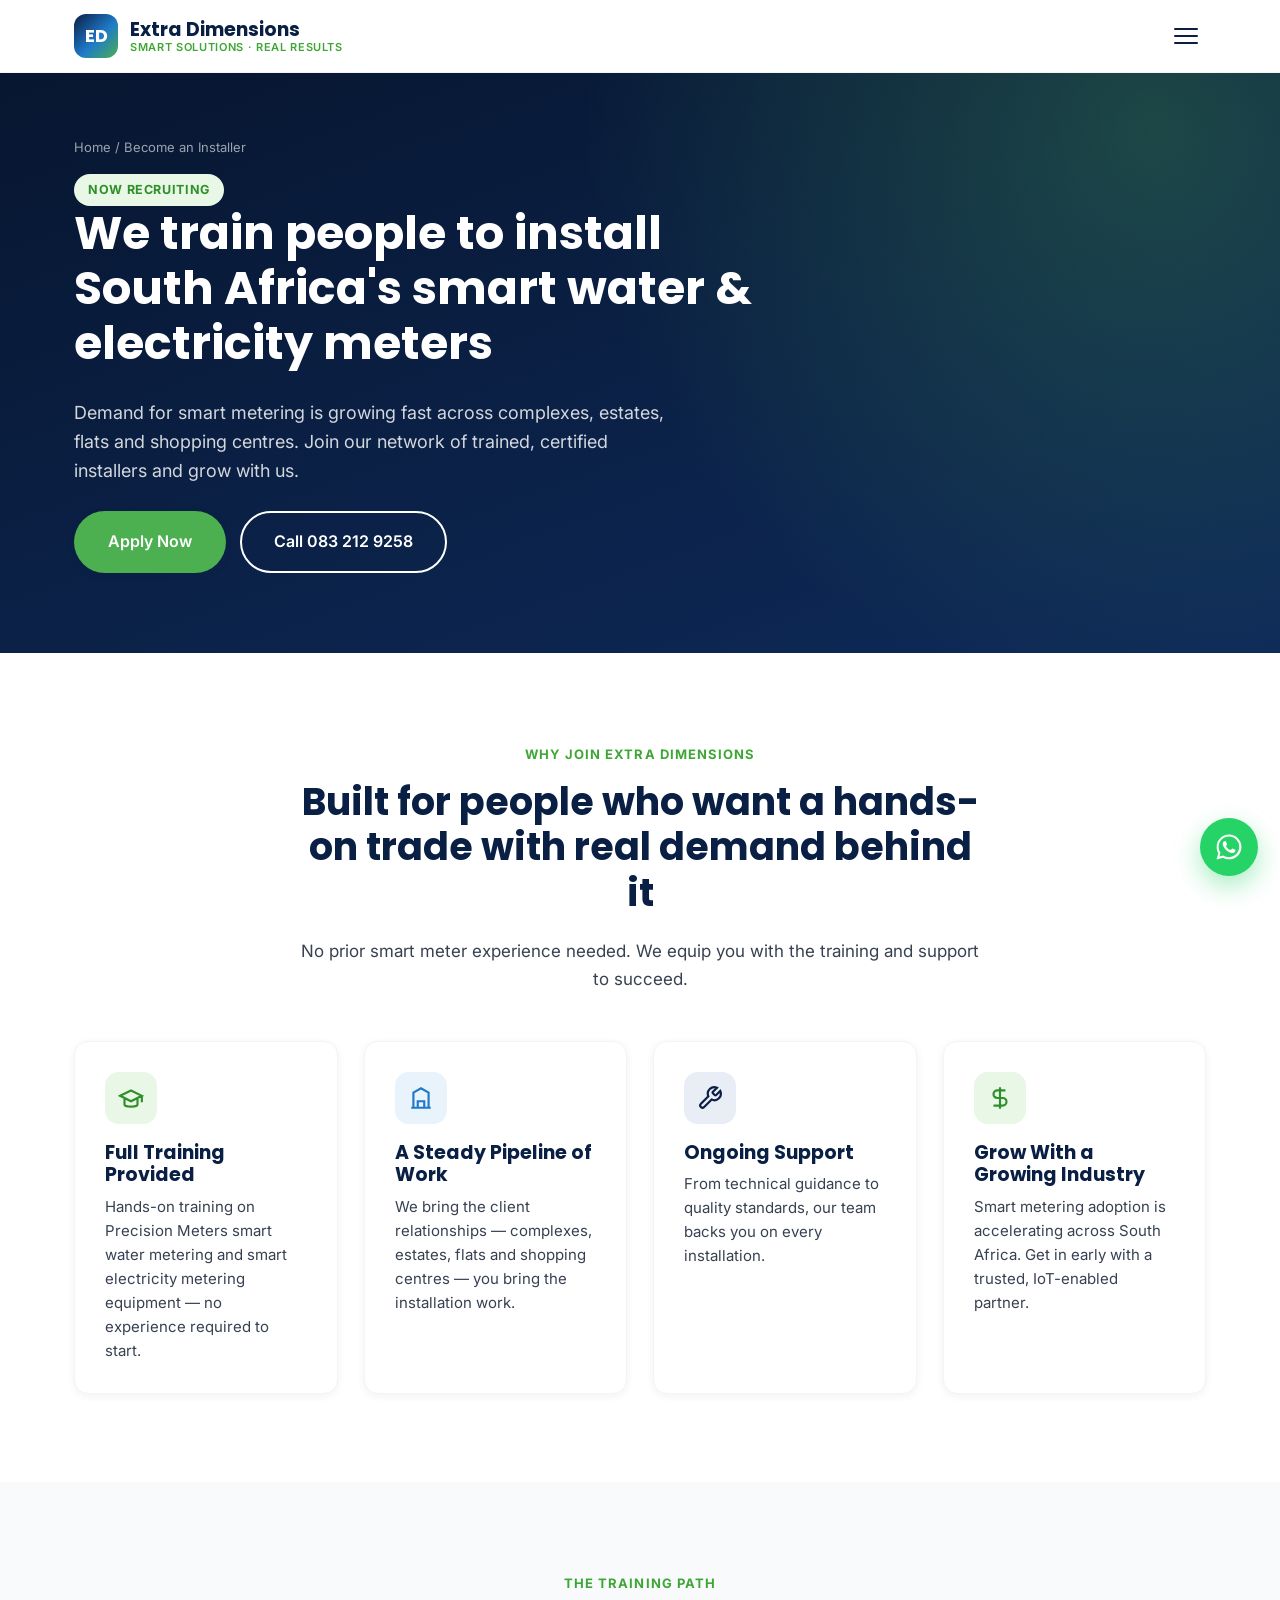
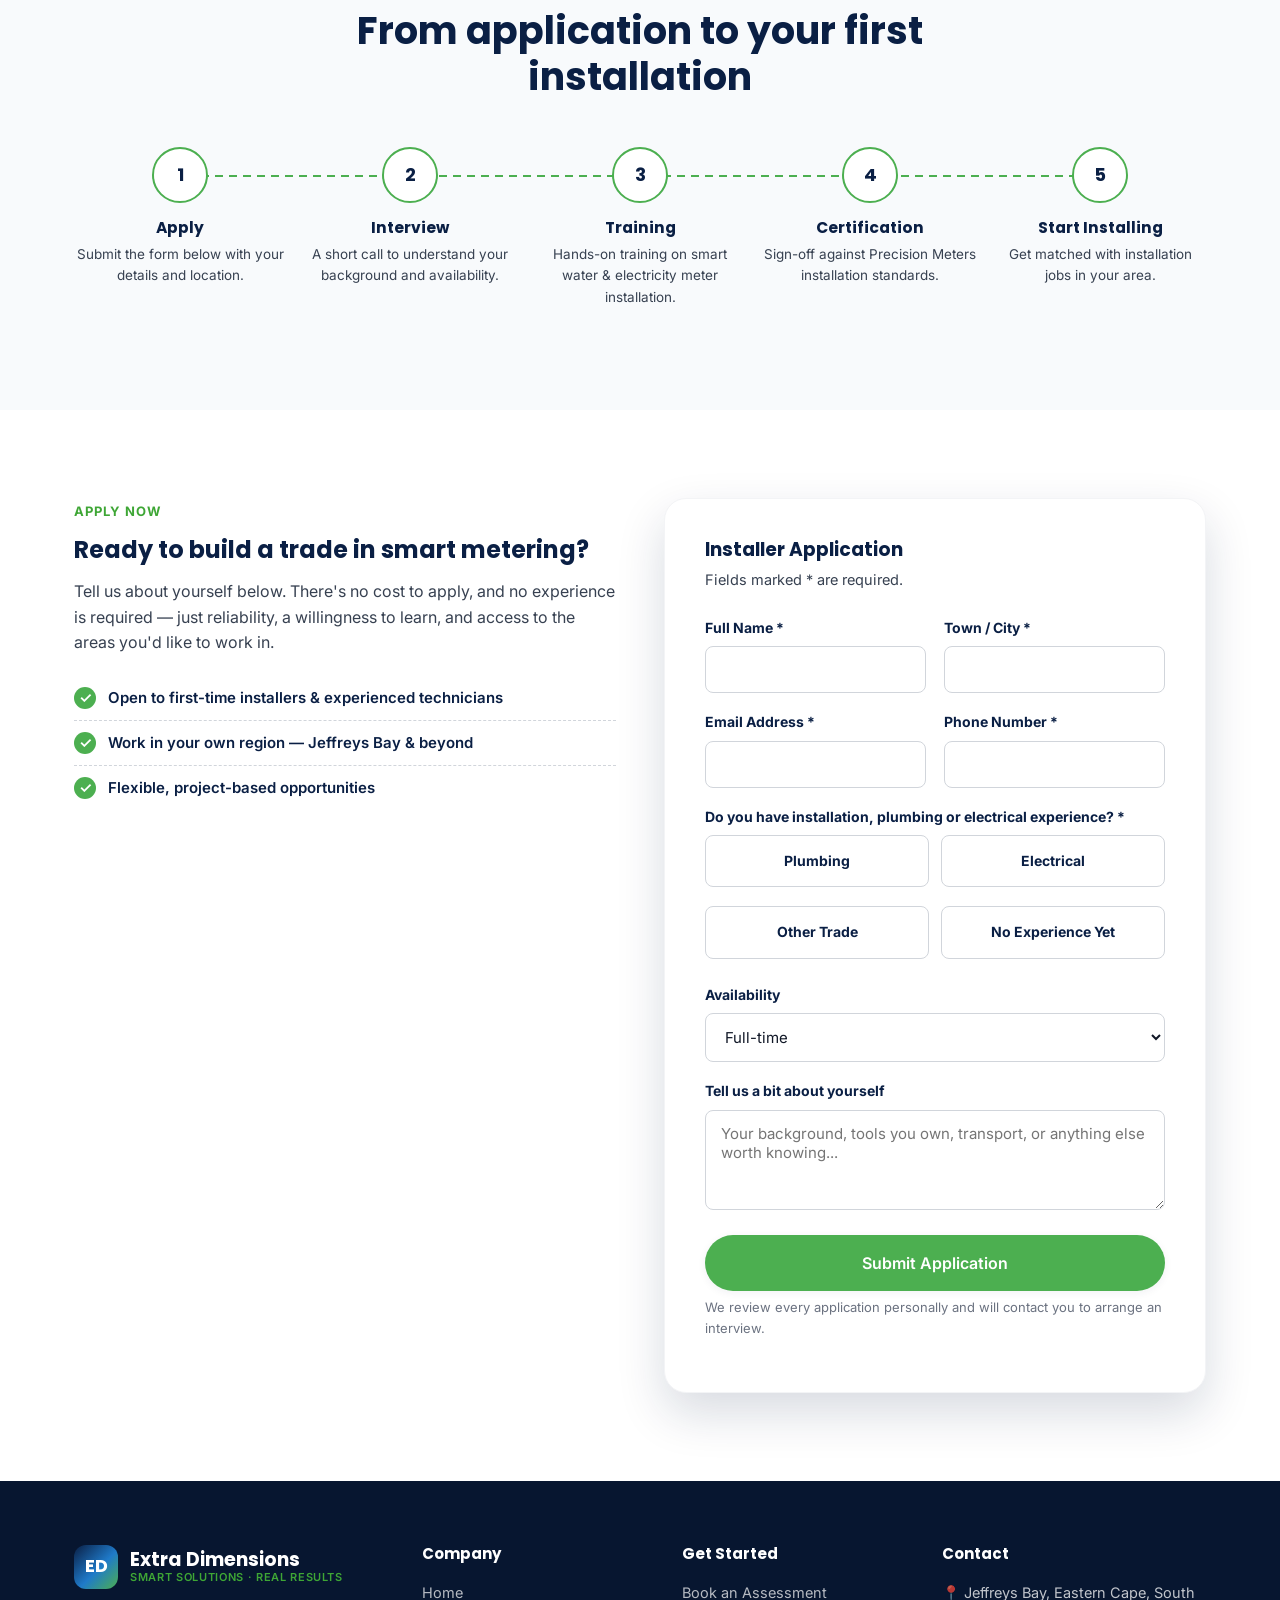
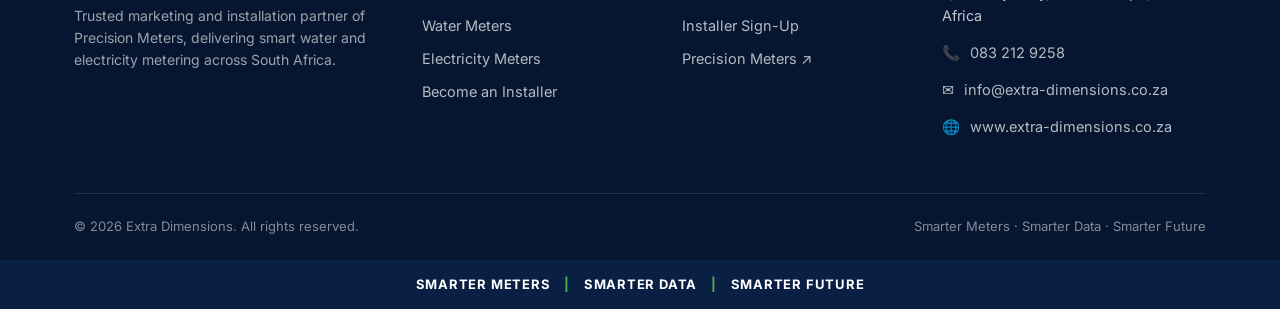
<file: become-a-partner.html>
<!DOCTYPE html>
<html lang="en-ZA">
<head>
<meta charset="UTF-8">
<meta name="viewport" content="width=device-width, initial-scale=1.0">
<title>Become a Certified Installer | Extra Dimensions</title>
<meta name="description" content="Join Extra Dimensions' growing network of trained smart meter installers. Full training provided — apply today and start earning from smart water and electricity meter installations.">
<link rel="icon" href="assets/favicon.svg" type="image/svg+xml">
<link rel="preconnect" href="https://fonts.googleapis.com">
<link href="https://fonts.googleapis.com/css2?family=Inter:wght@400;500;600;700&family=Poppins:wght@600;700;800&display=swap" rel="stylesheet">
<link rel="stylesheet" href="css/style.css">
</head>
<body>

<header class="site-header">
  <div class="header-inner container">
    <a href="index.html" class="brand">
      <div class="brand-mark">ED</div>
      <div class="brand-text"><div class="name">Extra Dimensions</div><div class="tag">Smart Solutions · Real Results</div></div>
    </a>
    <nav class="nav-links">
      <a href="index.html">Home</a>
      <a href="water-meters.html">Water Meters</a>
      <a href="electricity-meters.html">Electricity Meters</a>
      <a href="become-a-partner.html" class="active">Become an Installer</a>
      <a href="signup.html">Book an Assessment</a>
      <a href="index.html#contact">Contact</a>
      <a href="v2/index.html" class="nav-new">New Site</a>
    </nav>
    <div class="header-cta">
      <a href="tel:+27832129258" class="btn btn-outline-navy">083 212 9258</a>
      <a href="signup.html" class="btn btn-primary">Get a Free Quote</a>
    </div>
    <button class="nav-toggle" aria-label="Toggle menu"><span></span><span></span><span></span></button>
  </div>
</header>

<section class="page-hero">
  <div class="container">
    <div class="breadcrumb"><a href="index.html">Home</a> / Become an Installer</div>
    <span class="badge">Now Recruiting</span>
    <h1>We train people to install South Africa's smart water &amp; electricity meters</h1>
    <p class="lead">Demand for smart metering is growing fast across complexes, estates, flats and shopping centres. Join our network of trained, certified installers and grow with us.</p>
    <div class="hero-actions" style="margin-top:26px;">
      <a href="#apply" class="btn btn-primary btn-lg">Apply Now</a>
      <a href="tel:+27832129258" class="btn btn-outline btn-lg">Call 083 212 9258</a>
    </div>
  </div>
</section>

<section class="section">
  <div class="container">
    <div class="section-head reveal">
      <div class="eyebrow">Why Join Extra Dimensions</div>
      <h2>Built for people who want a hands-on trade with real demand behind it</h2>
      <p>No prior smart meter experience needed. We equip you with the training and support to succeed.</p>
    </div>
    <div class="grid grid-4">
      <div class="card reveal">
        <div class="card-icon"><svg width="26" height="26" viewBox="0 0 24 24" fill="none" stroke="currentColor" stroke-width="2"><path d="M22 10v6M2 10l10-5 10 5-10 5-10-5Zm4 3v5c0 1.1 2.7 2 6 2s6-.9 6-2v-5"/></svg></div>
        <h3>Full Training Provided</h3>
        <p>Hands-on training on Precision Meters smart water metering and smart electricity metering equipment — no experience required to start.</p>
      </div>
      <div class="card reveal">
        <div class="card-icon blue"><svg width="26" height="26" viewBox="0 0 24 24" fill="none" stroke="currentColor" stroke-width="2"><path d="M3 21h18M5 21V7l7-4 7 4v14M9 21v-6h6v6"/></svg></div>
        <h3>A Steady Pipeline of Work</h3>
        <p>We bring the client relationships — complexes, estates, flats and shopping centres — you bring the installation work.</p>
      </div>
      <div class="card reveal">
        <div class="card-icon navy"><svg width="26" height="26" viewBox="0 0 24 24" fill="none" stroke="currentColor" stroke-width="2"><path d="M14.7 6.3a1 1 0 0 0 0 1.4l1.6 1.6a1 1 0 0 0 1.4 0l3.77-3.77a6 6 0 0 1-7.94 7.94l-6.91 6.91a2.12 2.12 0 0 1-3-3l6.91-6.91a6 6 0 0 1 7.94-7.94l-3.76 3.76Z"/></svg></div>
        <h3>Ongoing Support</h3>
        <p>From technical guidance to quality standards, our team backs you on every installation.</p>
      </div>
      <div class="card reveal">
        <div class="card-icon"><svg width="26" height="26" viewBox="0 0 24 24" fill="none" stroke="currentColor" stroke-width="2"><path d="M12 2v20M17 5H9.5a3.5 3.5 0 0 0 0 7h5a3.5 3.5 0 0 1 0 7H6"/></svg></div>
        <h3>Grow With a Growing Industry</h3>
        <p>Smart metering adoption is accelerating across South Africa. Get in early with a trusted, IoT-enabled partner.</p>
      </div>
    </div>
  </div>
</section>

<section class="section section-alt">
  <div class="container">
    <div class="section-head reveal">
      <div class="eyebrow">The Training Path</div>
      <h2>From application to your first installation</h2>
    </div>
    <div class="steps reveal">
      <div class="steps-line"></div>
      <div class="step"><div class="step-num">1</div><h4>Apply</h4><p>Submit the form below with your details and location.</p></div>
      <div class="step"><div class="step-num">2</div><h4>Interview</h4><p>A short call to understand your background and availability.</p></div>
      <div class="step"><div class="step-num">3</div><h4>Training</h4><p>Hands-on training on smart water &amp; electricity meter installation.</p></div>
      <div class="step"><div class="step-num">4</div><h4>Certification</h4><p>Sign-off against Precision Meters installation standards.</p></div>
      <div class="step"><div class="step-num">5</div><h4>Start Installing</h4><p>Get matched with installation jobs in your area.</p></div>
    </div>
  </div>
</section>

<section class="section" id="apply">
  <div class="container">
    <div class="grid grid-2" style="align-items:flex-start; gap:48px;">
      <div class="reveal">
        <div class="eyebrow">Apply Now</div>
        <h2>Ready to build a trade in smart metering?</h2>
        <p>Tell us about yourself below. There's no cost to apply, and no experience is required — just reliability, a willingness to learn, and access to the areas you'd like to work in.</p>
        <div class="check-list" style="margin-top:20px;">
          <li><span class="tick">✓</span> Open to first-time installers &amp; experienced technicians</li>
          <li><span class="tick">✓</span> Work in your own region — Jeffreys Bay &amp; beyond</li>
          <li><span class="tick">✓</span> Flexible, project-based opportunities</li>
        </div>
      </div>

      <div data-form-wrapper class="reveal">
        <div class="form-card">
          <h3 style="margin-bottom:6px;">Installer Application</h3>
          <p style="font-size:14.5px; margin-bottom:26px;">Fields marked * are required.</p>

          <form name="installer-application" method="POST" action="thank-you.html" data-ajax data-netlify="true" netlify-honeypot="bot-field">
            <input type="hidden" name="form-name" value="installer-application">
            <p style="position:absolute; width:1px; height:1px; padding:0; margin:-1px; overflow:hidden; clip:rect(0,0,0,0); white-space:nowrap; border:0;"><label>Don't fill this out: <input name="bot-field"></label></p>

            <div class="form-row">
              <div class="field">
                <label for="i-name">Full Name *</label>
                <input type="text" id="i-name" name="name" required>
              </div>
              <div class="field">
                <label for="i-location">Town / City *</label>
                <input type="text" id="i-location" name="location" required>
              </div>
            </div>

            <div class="form-row">
              <div class="field">
                <label for="i-email">Email Address *</label>
                <input type="email" id="i-email" name="email" required>
              </div>
              <div class="field">
                <label for="i-phone">Phone Number *</label>
                <input type="tel" id="i-phone" name="phone" required>
              </div>
            </div>

            <div class="field">
              <label>Do you have installation, plumbing or electrical experience? *</label>
              <div class="radio-tiles">
                <label class="radio-tile"><input type="radio" name="experience" value="Yes - Plumbing" required> Plumbing</label>
                <label class="radio-tile"><input type="radio" name="experience" value="Yes - Electrical"> Electrical</label>
                <label class="radio-tile"><input type="radio" name="experience" value="Yes - Other Trade"> Other Trade</label>
                <label class="radio-tile"><input type="radio" name="experience" value="No Experience Yet"> No Experience Yet</label>
              </div>
            </div>

            <div class="field">
              <label for="i-availability">Availability</label>
              <select id="i-availability" name="availability">
                <option>Full-time</option>
                <option>Part-time</option>
                <option>Weekends only</option>
                <option>Flexible / project-based</option>
              </select>
            </div>

            <div class="field">
              <label for="i-message">Tell us a bit about yourself</label>
              <textarea id="i-message" name="message" placeholder="Your background, tools you own, transport, or anything else worth knowing..."></textarea>
            </div>

            <button type="submit" class="btn btn-primary btn-block btn-lg">Submit Application</button>
            <p class="form-note">We review every application personally and will contact you to arrange an interview.</p>
          </form>

          <div class="form-success">
            <div class="tick-big">
              <svg width="32" height="32" viewBox="0 0 24 24" fill="none" stroke="currentColor" stroke-width="2.5"><path d="M20 6 9 17l-5-5"/></svg>
            </div>
            <h3>Application received!</h3>
            <p>Thank you for applying to become an Extra Dimensions installer. We'll be in touch soon to arrange next steps.</p>
            <a href="index.html" class="btn btn-outline-navy">Back to Home</a>
          </div>
        </div>
      </div>
    </div>
  </div>
</section>

<footer class="site-footer">
  <div class="container">
    <div class="footer-grid">
      <div class="footer-brand">
        <div class="brand" style="margin-bottom:16px;">
          <div class="brand-mark">ED</div>
          <div class="brand-text"><div class="name" style="color:#fff;">Extra Dimensions</div><div class="tag">Smart Solutions · Real Results</div></div>
        </div>
        <p>Trusted marketing and installation partner of Precision Meters, delivering smart water and electricity metering across South Africa.</p>
      </div>
      <div>
        <h4>Company</h4>
        <a href="index.html">Home</a>
        <a href="water-meters.html">Water Meters</a>
        <a href="electricity-meters.html">Electricity Meters</a>
        <a href="become-a-partner.html">Become an Installer</a>
      </div>
      <div>
        <h4>Get Started</h4>
        <a href="signup.html">Book an Assessment</a>
        <a href="become-a-partner.html">Installer Sign-Up</a>
        <a href="https://www.precisionmeter.co.za" target="_blank" rel="noopener">Precision Meters ↗</a>
      </div>
      <div>
        <h4>Contact</h4>
        <div class="footer-contact-item">📍 Jeffreys Bay, Eastern Cape, South Africa</div>
        <div class="footer-contact-item">📞 <a href="tel:+27832129258" style="display:inline;margin:0;">083 212 9258</a></div>
        <div class="footer-contact-item">✉️ <a href="mailto:info@extra-dimensions.co.za" style="display:inline;margin:0;">info@extra-dimensions.co.za</a></div>
        <div class="footer-contact-item">🌐 <a href="https://www.extra-dimensions.co.za" style="display:inline;margin:0;" target="_blank" rel="noopener">www.extra-dimensions.co.za</a></div>
      </div>
    </div>
    <div class="footer-bottom">
      <span>© <span id="year"></span> Extra Dimensions. All rights reserved.</span>
      <span>Smarter Meters · Smarter Data · Smarter Future</span>
    </div>
  </div>
</footer>
<div class="footer-strap">SMARTER METERS <span>|</span> SMARTER DATA <span>|</span> SMARTER FUTURE</div>

<a class="whatsapp-fab" href="https://wa.me/27832129258?text=Hi%20Extra%20Dimensions%2C%20I%27d%20like%20to%20find%20out%20more%20about%20smart%20meter%20installation." target="_blank" rel="noopener" aria-label="Chat with us on WhatsApp">
  <span class="wa-tip">Chat on WhatsApp</span>
  <svg viewBox="0 0 24 24" fill="#fff"><path d="M12.04 2C6.58 2 2.13 6.45 2.13 11.91c0 1.75.46 3.48 1.32 5L2 22l5.25-1.38c1.45.79 3.08 1.21 4.79 1.21h.01c5.46 0 9.91-4.45 9.91-9.91 0-2.65-1.03-5.14-2.9-7.01A9.87 9.87 0 0 0 12.04 2zm0 18.15h-.01c-1.5 0-2.98-.4-4.27-1.16l-.31-.18-3.12.82.83-3.04-.2-.31a8.2 8.2 0 0 1-1.26-4.4c0-4.54 3.7-8.24 8.25-8.24 2.2 0 4.27.86 5.83 2.42a8.18 8.18 0 0 1 2.41 5.83c0 4.55-3.7 8.26-8.15 8.26zm4.52-6.16c-.25-.12-1.47-.72-1.69-.81-.23-.08-.39-.12-.56.13-.17.24-.64.81-.78.97-.15.17-.29.19-.54.06-.25-.12-1.03-.38-1.97-1.21-.73-.65-1.22-1.45-1.36-1.7-.14-.24-.01-.37.11-.5.11-.11.25-.29.37-.43.12-.15.16-.25.25-.41.08-.17.04-.31-.02-.44-.06-.12-.56-1.34-.76-1.84-.2-.48-.4-.42-.56-.42-.14-.01-.31-.01-.47-.01-.17 0-.44.06-.67.31-.23.24-.87.85-.87 2.08 0 1.22.89 2.41 1.02 2.58.12.17 1.75 2.68 4.25 3.75.59.26 1.06.41 1.42.52.6.19 1.14.16 1.57.1.48-.07 1.47-.6 1.68-1.18.21-.58.21-1.08.15-1.18-.06-.1-.23-.16-.48-.28z"/></svg>
</a>

<script src="js/main.js"></script>
</body>
</html>
</file>
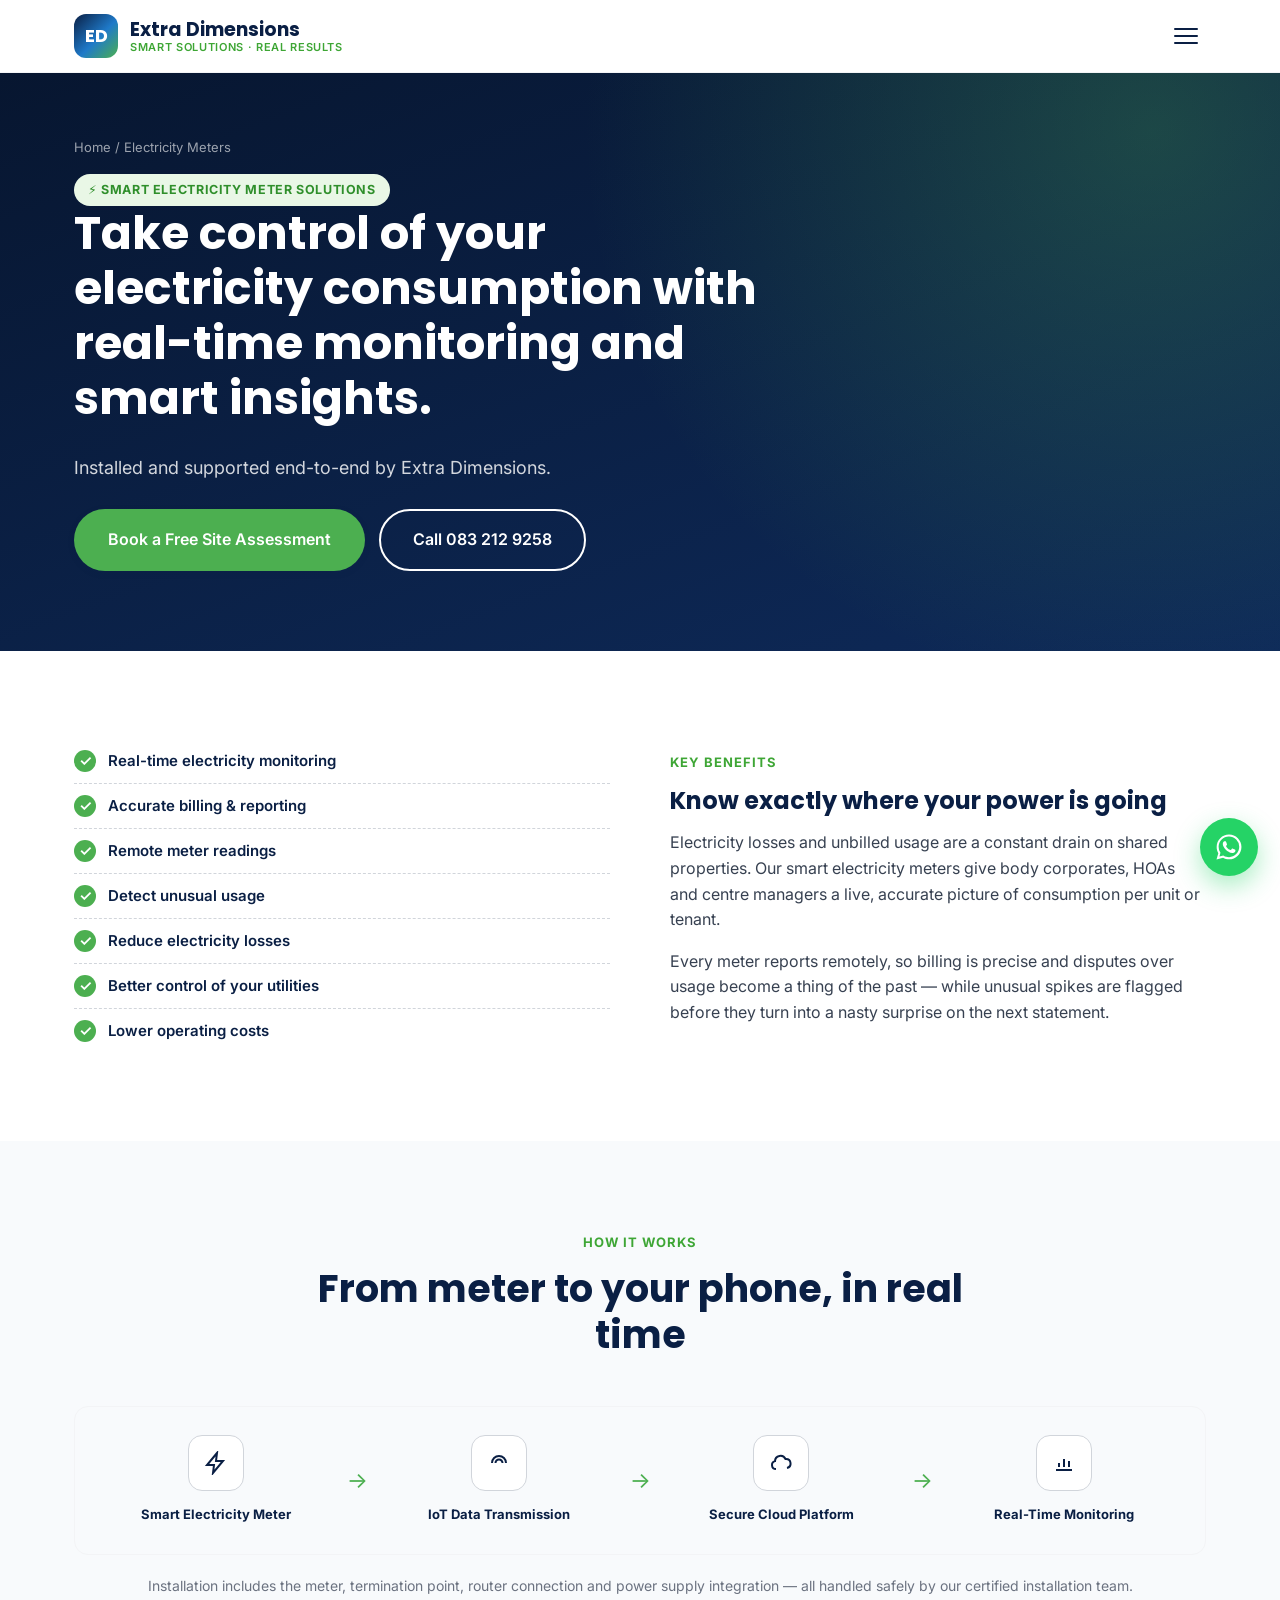
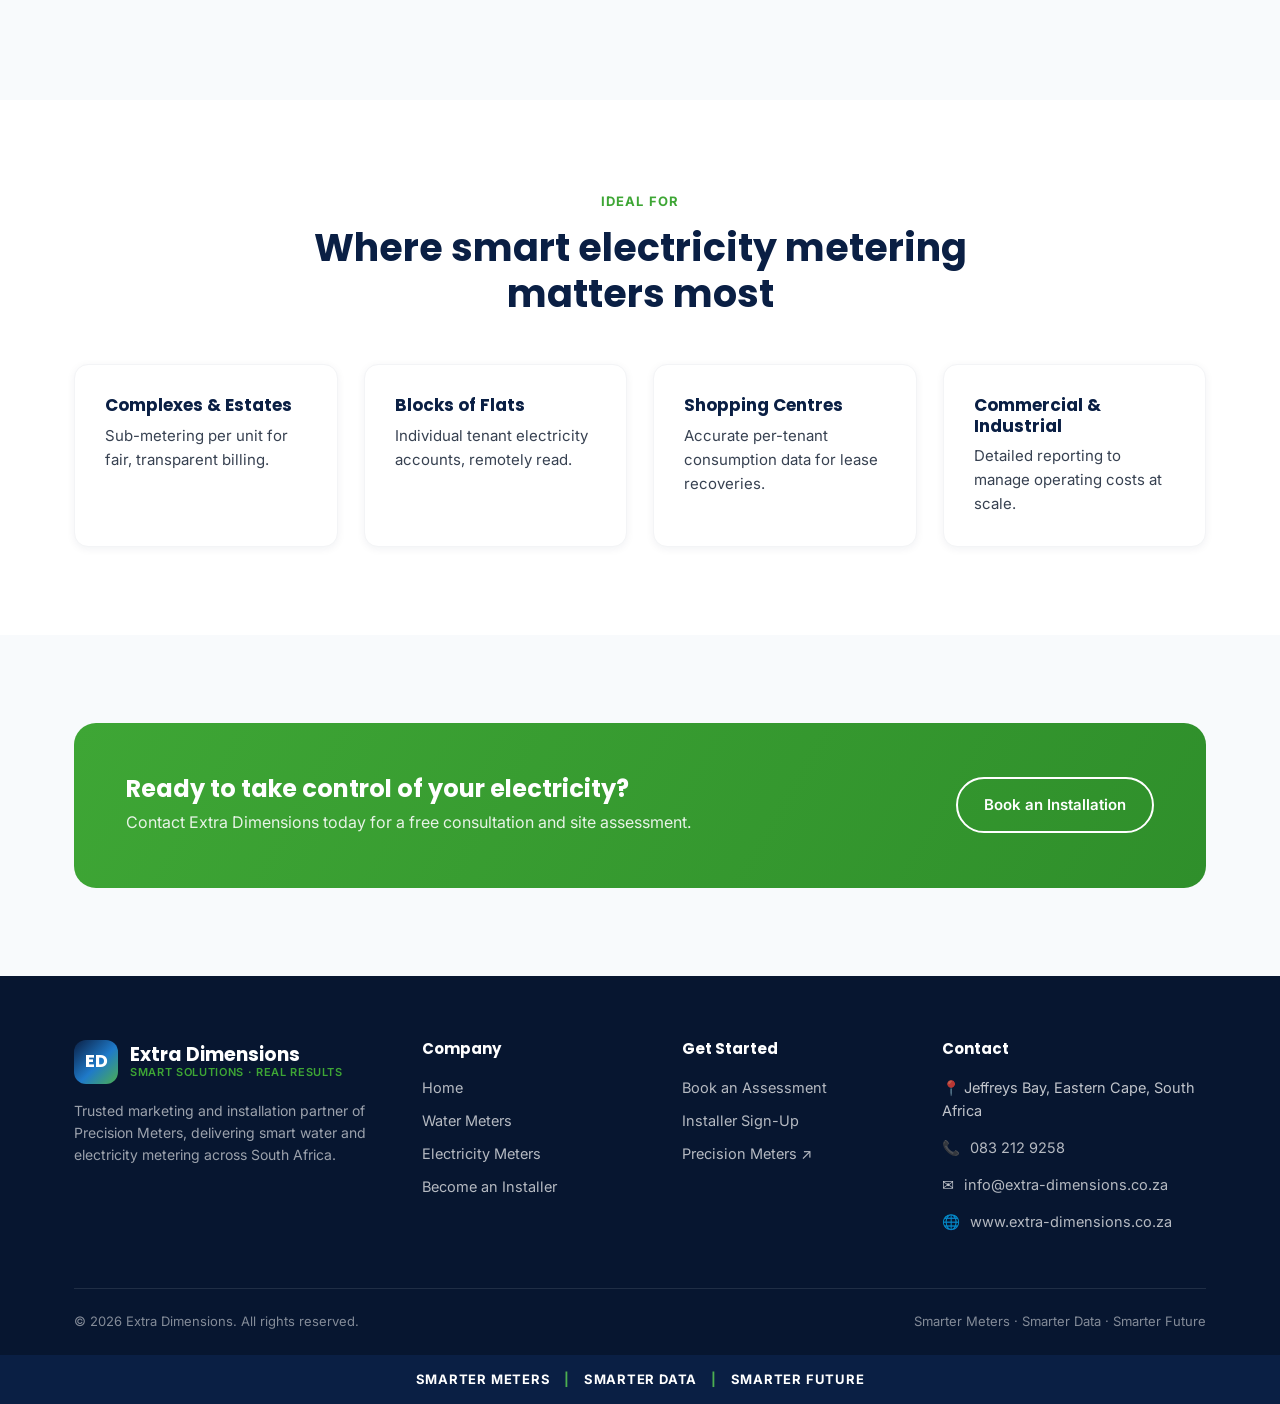
<file: electricity-meters.html>
<!DOCTYPE html>
<html lang="en-ZA">
<head>
<meta charset="UTF-8">
<meta name="viewport" content="width=device-width, initial-scale=1.0">
<title>Smart Electricity Meter Solutions | Extra Dimensions</title>
<meta name="description" content="Take control of your electricity consumption with real-time monitoring and smart insights. Extra Dimensions installs and supports smart electricity meters across South Africa.">
<link rel="icon" href="assets/favicon.svg" type="image/svg+xml">
<link rel="preconnect" href="https://fonts.googleapis.com">
<link href="https://fonts.googleapis.com/css2?family=Inter:wght@400;500;600;700&family=Poppins:wght@600;700;800&display=swap" rel="stylesheet">
<link rel="stylesheet" href="css/style.css">
</head>
<body class="has-mobile-cta">

<header class="site-header">
  <div class="header-inner container">
    <a href="index.html" class="brand">
      <div class="brand-mark">ED</div>
      <div class="brand-text"><div class="name">Extra Dimensions</div><div class="tag">Smart Solutions · Real Results</div></div>
    </a>
    <nav class="nav-links">
      <a href="index.html">Home</a>
      <a href="water-meters.html">Water Meters</a>
      <a href="electricity-meters.html" class="active">Electricity Meters</a>
      <a href="become-a-partner.html">Become an Installer</a>
      <a href="signup.html">Book an Assessment</a>
      <a href="index.html#contact">Contact</a>
      <a href="v2/index.html" class="nav-new">New Site</a>
    </nav>
    <div class="header-cta">
      <a href="tel:+27832129258" class="btn btn-outline-navy">083 212 9258</a>
      <a href="signup.html" class="btn btn-primary">Get a Free Quote</a>
    </div>
    <button class="nav-toggle" aria-label="Toggle menu"><span></span><span></span><span></span></button>
  </div>
</header>

<section class="page-hero">
  <div class="container">
    <div class="breadcrumb"><a href="index.html">Home</a> / Electricity Meters</div>
    <span class="badge">⚡ Smart Electricity Meter Solutions</span>
    <h1>Take control of your electricity consumption with real-time monitoring and smart insights.</h1>
    <p class="lead">Installed and supported end-to-end by Extra Dimensions.</p>
    <div class="hero-actions" style="margin-top:26px;">
      <a href="signup.html" class="btn btn-primary btn-lg">Book a Free Site Assessment</a>
      <a href="tel:+27832129258" class="btn btn-outline btn-lg">Call 083 212 9258</a>
    </div>
  </div>
</section>

<section class="section">
  <div class="container two-col">
    <ul class="check-list reveal">
      <li><span class="tick">✓</span> Real-time electricity monitoring</li>
      <li><span class="tick">✓</span> Accurate billing &amp; reporting</li>
      <li><span class="tick">✓</span> Remote meter readings</li>
      <li><span class="tick">✓</span> Detect unusual usage</li>
      <li><span class="tick">✓</span> Reduce electricity losses</li>
      <li><span class="tick">✓</span> Better control of your utilities</li>
      <li><span class="tick">✓</span> Lower operating costs</li>
    </ul>
    <div class="reveal">
      <div class="eyebrow">Key Benefits</div>
      <h2>Know exactly where your power is going</h2>
      <p>Electricity losses and unbilled usage are a constant drain on shared properties. Our smart electricity meters give body corporates, HOAs and centre managers a live, accurate picture of consumption per unit or tenant.</p>
      <p>Every meter reports remotely, so billing is precise and disputes over usage become a thing of the past — while unusual spikes are flagged before they turn into a nasty surprise on the next statement.</p>
    </div>
  </div>
</section>

<section class="section section-alt">
  <div class="container">
    <div class="section-head reveal">
      <div class="eyebrow">How It Works</div>
      <h2>From meter to your phone, in real time</h2>
    </div>
    <div class="process-diagram reveal">
      <div class="process-node">
        <div class="pn-icon"><svg width="24" height="24" viewBox="0 0 24 24" fill="none" stroke="currentColor" stroke-width="2"><path d="M13 2 3 14h7l-1 8 10-12h-7l1-8Z"/></svg></div>
        <span>Smart Electricity Meter</span>
      </div>
      <div class="process-arrow">→</div>
      <div class="process-node">
        <div class="pn-icon"><svg width="24" height="24" viewBox="0 0 24 24" fill="none" stroke="currentColor" stroke-width="2"><path d="M5 12a7 7 0 0 1 14 0M8.5 12a3.5 3.5 0 0 1 7 0M12 12v.01"/></svg></div>
        <span>IoT Data Transmission</span>
      </div>
      <div class="process-arrow">→</div>
      <div class="process-node">
        <div class="pn-icon"><svg width="24" height="24" viewBox="0 0 24 24" fill="none" stroke="currentColor" stroke-width="2"><path d="M7 18a4 4 0 0 1-1-7.87A5.5 5.5 0 0 1 16.5 8H17a4.5 4.5 0 0 1 1 8.9"/></svg></div>
        <span>Secure Cloud Platform</span>
      </div>
      <div class="process-arrow">→</div>
      <div class="process-node">
        <div class="pn-icon"><svg width="24" height="24" viewBox="0 0 24 24" fill="none" stroke="currentColor" stroke-width="2"><path d="M4 19h16M7 16v-4m5 4V8m5 8v-6"/></svg></div>
        <span>Real-Time Monitoring</span>
      </div>
    </div>
    <p class="text-center reveal" style="margin-top:20px; font-size:14px; color:var(--gray-500);">Installation includes the meter, termination point, router connection and power supply integration — all handled safely by our certified installation team.</p>
  </div>
</section>

<section class="section">
  <div class="container">
    <div class="section-head reveal">
      <div class="eyebrow">Ideal For</div>
      <h2>Where smart electricity metering matters most</h2>
    </div>
    <div class="grid grid-4 reveal">
      <div class="card"><h3 style="font-size:17px;">Complexes &amp; Estates</h3><p>Sub-metering per unit for fair, transparent billing.</p></div>
      <div class="card"><h3 style="font-size:17px;">Blocks of Flats</h3><p>Individual tenant electricity accounts, remotely read.</p></div>
      <div class="card"><h3 style="font-size:17px;">Shopping Centres</h3><p>Accurate per-tenant consumption data for lease recoveries.</p></div>
      <div class="card"><h3 style="font-size:17px;">Commercial &amp; Industrial</h3><p>Detailed reporting to manage operating costs at scale.</p></div>
    </div>
  </div>
</section>

<section class="section section-alt">
  <div class="container">
    <div class="cta-band electric reveal">
      <div>
        <h3>Ready to take control of your electricity?</h3>
        <p>Contact Extra Dimensions today for a free consultation and site assessment.</p>
      </div>
      <a href="signup.html" class="btn btn-outline">Book an Installation</a>
    </div>
  </div>
</section>

<footer class="site-footer">
  <div class="container">
    <div class="footer-grid">
      <div class="footer-brand">
        <div class="brand" style="margin-bottom:16px;">
          <div class="brand-mark">ED</div>
          <div class="brand-text"><div class="name" style="color:#fff;">Extra Dimensions</div><div class="tag">Smart Solutions · Real Results</div></div>
        </div>
        <p>Trusted marketing and installation partner of Precision Meters, delivering smart water and electricity metering across South Africa.</p>
      </div>
      <div>
        <h4>Company</h4>
        <a href="index.html">Home</a>
        <a href="water-meters.html">Water Meters</a>
        <a href="electricity-meters.html">Electricity Meters</a>
        <a href="become-a-partner.html">Become an Installer</a>
      </div>
      <div>
        <h4>Get Started</h4>
        <a href="signup.html">Book an Assessment</a>
        <a href="become-a-partner.html">Installer Sign-Up</a>
        <a href="https://www.precisionmeter.co.za" target="_blank" rel="noopener">Precision Meters ↗</a>
      </div>
      <div>
        <h4>Contact</h4>
        <div class="footer-contact-item">📍 Jeffreys Bay, Eastern Cape, South Africa</div>
        <div class="footer-contact-item">📞 <a href="tel:+27832129258" style="display:inline;margin:0;">083 212 9258</a></div>
        <div class="footer-contact-item">✉️ <a href="mailto:info@extra-dimensions.co.za" style="display:inline;margin:0;">info@extra-dimensions.co.za</a></div>
        <div class="footer-contact-item">🌐 <a href="https://www.extra-dimensions.co.za" style="display:inline;margin:0;" target="_blank" rel="noopener">www.extra-dimensions.co.za</a></div>
      </div>
    </div>
    <div class="footer-bottom">
      <span>© <span id="year"></span> Extra Dimensions. All rights reserved.</span>
      <span>Smarter Meters · Smarter Data · Smarter Future</span>
    </div>
  </div>
</footer>
<div class="footer-strap">SMARTER METERS <span>|</span> SMARTER DATA <span>|</span> SMARTER FUTURE</div>

<div class="mobile-sticky-cta">
  <a href="tel:+27832129258" class="btn btn-outline-navy btn-block">Call Us</a>
  <a href="signup.html" class="btn btn-primary btn-block">Get a Quote</a>
</div>

<a class="whatsapp-fab" href="https://wa.me/27832129258?text=Hi%20Extra%20Dimensions%2C%20I%27d%20like%20to%20find%20out%20more%20about%20smart%20meter%20installation." target="_blank" rel="noopener" aria-label="Chat with us on WhatsApp">
  <span class="wa-tip">Chat on WhatsApp</span>
  <svg viewBox="0 0 24 24" fill="#fff"><path d="M12.04 2C6.58 2 2.13 6.45 2.13 11.91c0 1.75.46 3.48 1.32 5L2 22l5.25-1.38c1.45.79 3.08 1.21 4.79 1.21h.01c5.46 0 9.91-4.45 9.91-9.91 0-2.65-1.03-5.14-2.9-7.01A9.87 9.87 0 0 0 12.04 2zm0 18.15h-.01c-1.5 0-2.98-.4-4.27-1.16l-.31-.18-3.12.82.83-3.04-.2-.31a8.2 8.2 0 0 1-1.26-4.4c0-4.54 3.7-8.24 8.25-8.24 2.2 0 4.27.86 5.83 2.42a8.18 8.18 0 0 1 2.41 5.83c0 4.55-3.7 8.26-8.15 8.26zm4.52-6.16c-.25-.12-1.47-.72-1.69-.81-.23-.08-.39-.12-.56.13-.17.24-.64.81-.78.97-.15.17-.29.19-.54.06-.25-.12-1.03-.38-1.97-1.21-.73-.65-1.22-1.45-1.36-1.7-.14-.24-.01-.37.11-.5.11-.11.25-.29.37-.43.12-.15.16-.25.25-.41.08-.17.04-.31-.02-.44-.06-.12-.56-1.34-.76-1.84-.2-.48-.4-.42-.56-.42-.14-.01-.31-.01-.47-.01-.17 0-.44.06-.67.31-.23.24-.87.85-.87 2.08 0 1.22.89 2.41 1.02 2.58.12.17 1.75 2.68 4.25 3.75.59.26 1.06.41 1.42.52.6.19 1.14.16 1.57.1.48-.07 1.47-.6 1.68-1.18.21-.58.21-1.08.15-1.18-.06-.1-.23-.16-.48-.28z"/></svg>
</a>

<script src="js/main.js"></script>
</body>
</html>
</file>
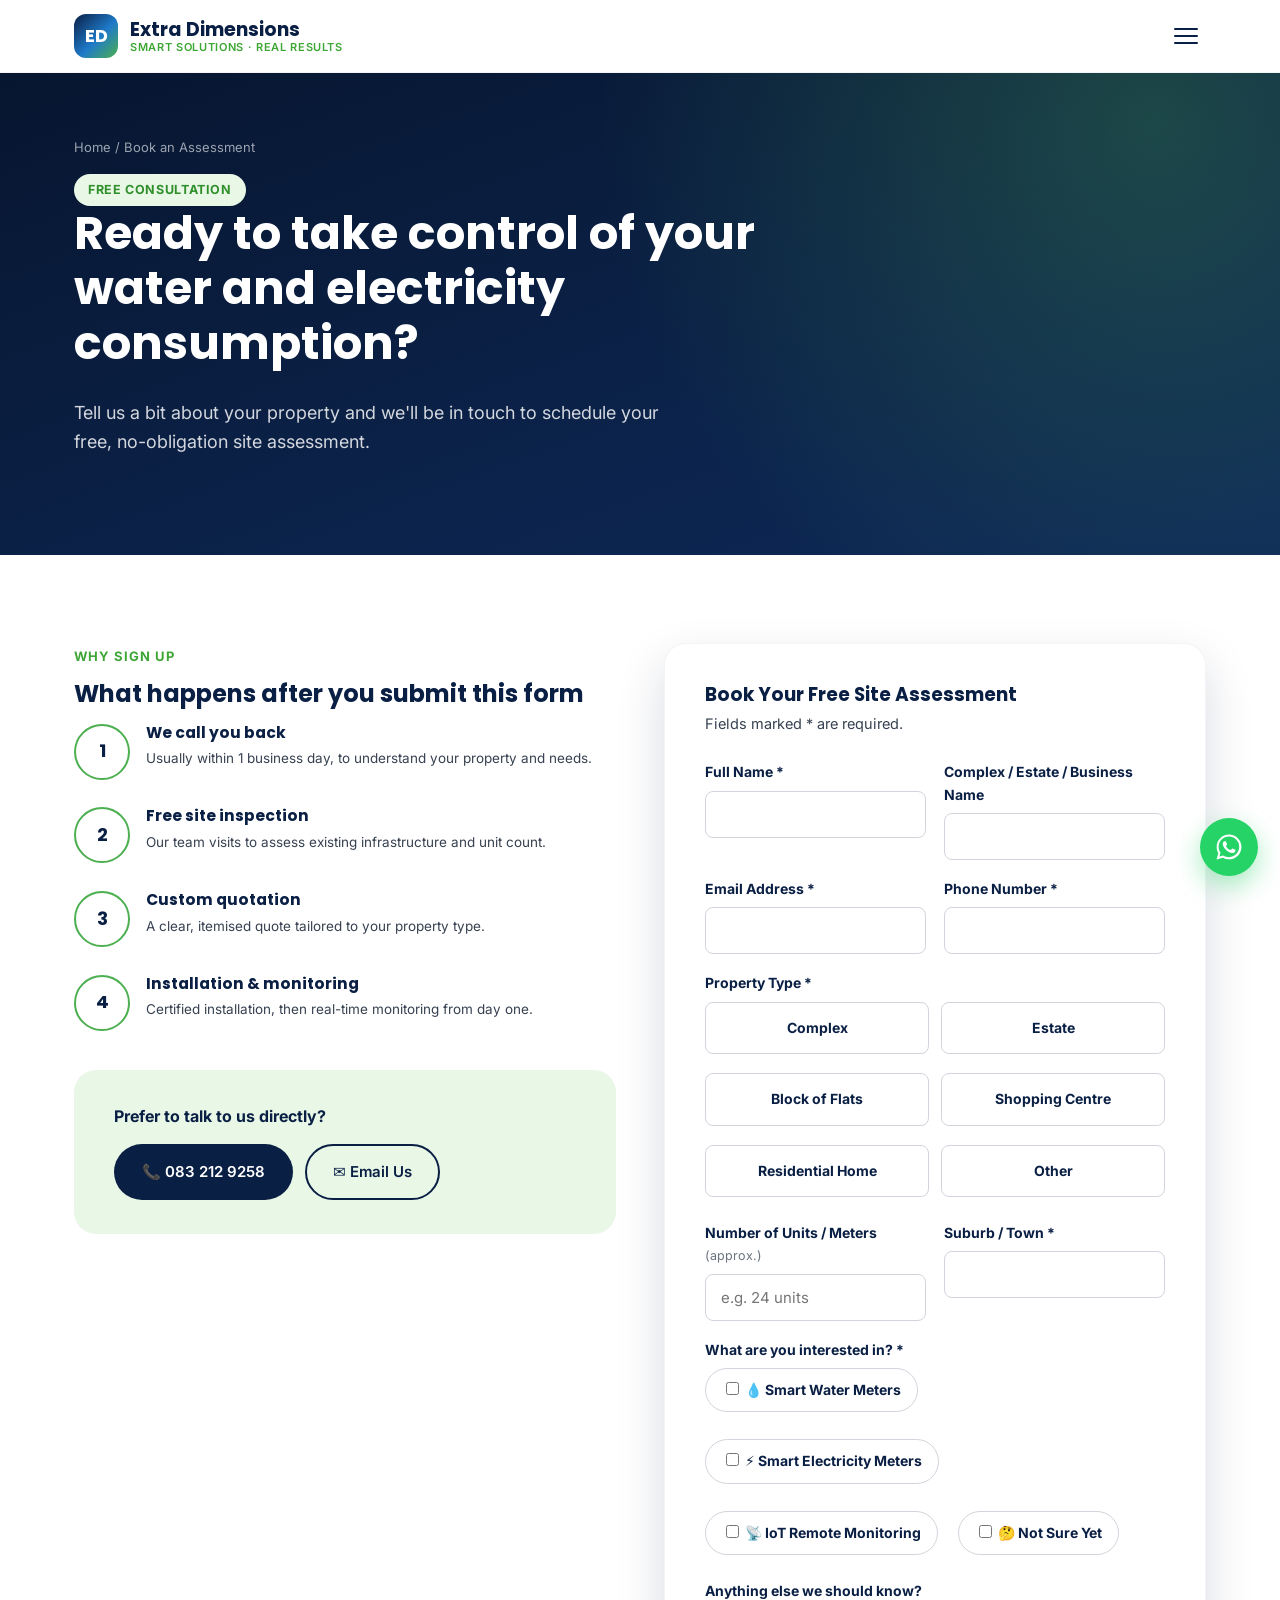
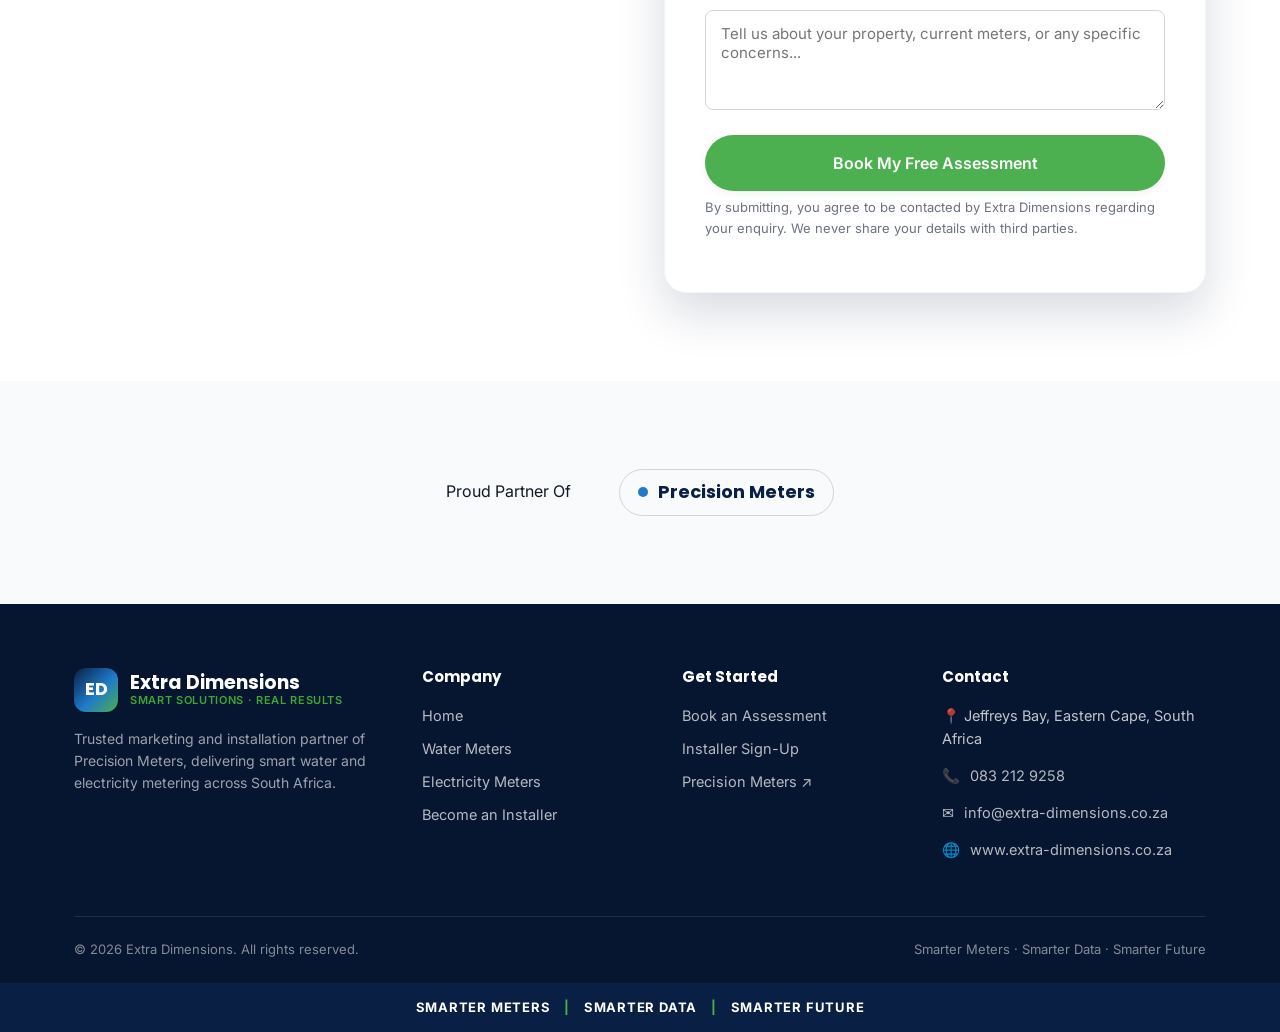
<file: signup.html>
<!DOCTYPE html>
<html lang="en-ZA">
<head>
<meta charset="UTF-8">
<meta name="viewport" content="width=device-width, initial-scale=1.0">
<title>Book a Free Site Assessment | Extra Dimensions</title>
<meta name="description" content="Sign up for a free smart water or electricity meter installation assessment. Serving complexes, estates, blocks of flats and shopping centres across South Africa.">
<link rel="icon" href="assets/favicon.svg" type="image/svg+xml">
<link rel="preconnect" href="https://fonts.googleapis.com">
<link href="https://fonts.googleapis.com/css2?family=Inter:wght@400;500;600;700&family=Poppins:wght@600;700;800&display=swap" rel="stylesheet">
<link rel="stylesheet" href="css/style.css">
</head>
<body>

<header class="site-header">
  <div class="header-inner container">
    <a href="index.html" class="brand">
      <div class="brand-mark">ED</div>
      <div class="brand-text"><div class="name">Extra Dimensions</div><div class="tag">Smart Solutions · Real Results</div></div>
    </a>
    <nav class="nav-links">
      <a href="index.html">Home</a>
      <a href="water-meters.html">Water Meters</a>
      <a href="electricity-meters.html">Electricity Meters</a>
      <a href="become-a-partner.html">Become an Installer</a>
      <a href="signup.html" class="active">Book an Assessment</a>
      <a href="index.html#contact">Contact</a>
      <a href="v2/index.html" class="nav-new">New Site</a>
    </nav>
    <div class="header-cta">
      <a href="tel:+27832129258" class="btn btn-outline-navy">083 212 9258</a>
      <a href="signup.html" class="btn btn-primary">Get a Free Quote</a>
    </div>
    <button class="nav-toggle" aria-label="Toggle menu"><span></span><span></span><span></span></button>
  </div>
</header>

<section class="page-hero">
  <div class="container">
    <div class="breadcrumb"><a href="index.html">Home</a> / Book an Assessment</div>
    <span class="badge">Free Consultation</span>
    <h1>Ready to take control of your water and electricity consumption?</h1>
    <p class="lead">Tell us a bit about your property and we'll be in touch to schedule your free, no-obligation site assessment.</p>
  </div>
</section>

<section class="section">
  <div class="container">
    <div class="grid grid-2" style="align-items:flex-start; gap:48px;">

      <div class="reveal">
        <div class="eyebrow">Why Sign Up</div>
        <h2>What happens after you submit this form</h2>
        <div class="steps" style="grid-template-columns:1fr; text-align:left; gap:0;">
          <div class="step" style="display:flex; gap:16px; text-align:left; margin-bottom:24px;">
            <div class="step-num" style="flex-shrink:0; margin:0;">1</div>
            <div><h4>We call you back</h4><p>Usually within 1 business day, to understand your property and needs.</p></div>
          </div>
          <div class="step" style="display:flex; gap:16px; text-align:left; margin-bottom:24px;">
            <div class="step-num" style="flex-shrink:0; margin:0;">2</div>
            <div><h4>Free site inspection</h4><p>Our team visits to assess existing infrastructure and unit count.</p></div>
          </div>
          <div class="step" style="display:flex; gap:16px; text-align:left; margin-bottom:24px;">
            <div class="step-num" style="flex-shrink:0; margin:0;">3</div>
            <div><h4>Custom quotation</h4><p>A clear, itemised quote tailored to your property type.</p></div>
          </div>
          <div class="step" style="display:flex; gap:16px; text-align:left;">
            <div class="step-num" style="flex-shrink:0; margin:0;">4</div>
            <div><h4>Installation &amp; monitoring</h4><p>Certified installation, then real-time monitoring from day one.</p></div>
          </div>
        </div>

        <div class="trust-banner" style="margin-top:36px; flex-direction:column; align-items:flex-start; gap:14px;">
          <strong style="color:var(--navy-800);">Prefer to talk to us directly?</strong>
          <div style="display:flex; gap:12px; flex-wrap:wrap;">
            <a href="tel:+27832129258" class="btn btn-navy">📞 083 212 9258</a>
            <a href="mailto:info@extra-dimensions.co.za" class="btn btn-outline-navy">✉️ Email Us</a>
          </div>
        </div>
      </div>

      <div data-form-wrapper class="reveal">
        <div class="form-card">
          <h3 style="margin-bottom:6px;">Book Your Free Site Assessment</h3>
          <p style="font-size:14.5px; margin-bottom:26px;">Fields marked * are required.</p>

          <form name="installation-request" method="POST" action="thank-you.html" data-ajax data-netlify="true" netlify-honeypot="bot-field">
            <input type="hidden" name="form-name" value="installation-request">
            <p style="position:absolute; width:1px; height:1px; padding:0; margin:-1px; overflow:hidden; clip:rect(0,0,0,0); white-space:nowrap; border:0;"><label>Don't fill this out: <input name="bot-field"></label></p>

            <div class="form-row">
              <div class="field">
                <label for="name">Full Name *</label>
                <input type="text" id="name" name="name" required>
              </div>
              <div class="field">
                <label for="company">Complex / Estate / Business Name</label>
                <input type="text" id="company" name="company">
              </div>
            </div>

            <div class="form-row">
              <div class="field">
                <label for="email">Email Address *</label>
                <input type="email" id="email" name="email" required>
              </div>
              <div class="field">
                <label for="phone">Phone Number *</label>
                <input type="tel" id="phone" name="phone" required>
              </div>
            </div>

            <div class="field">
              <label>Property Type *</label>
              <div class="radio-tiles">
                <label class="radio-tile"><input type="radio" name="property_type" value="Complex" required> Complex</label>
                <label class="radio-tile"><input type="radio" name="property_type" value="Estate"> Estate</label>
                <label class="radio-tile"><input type="radio" name="property_type" value="Block of Flats"> Block of Flats</label>
                <label class="radio-tile"><input type="radio" name="property_type" value="Shopping Centre"> Shopping Centre</label>
                <label class="radio-tile"><input type="radio" name="property_type" value="Residential Home"> Residential Home</label>
                <label class="radio-tile"><input type="radio" name="property_type" value="Other"> Other</label>
              </div>
            </div>

            <div class="form-row">
              <div class="field">
                <label for="units">Number of Units / Meters <span class="hint">(approx.)</span></label>
                <input type="text" id="units" name="units" placeholder="e.g. 24 units">
              </div>
              <div class="field">
                <label for="location">Suburb / Town *</label>
                <input type="text" id="location" name="location" required>
              </div>
            </div>

            <div class="field">
              <label>What are you interested in? *</label>
              <div class="checkbox-group">
                <label class="checkbox-pill"><input type="checkbox" name="interest" value="Smart Water Meters"> 💧 Smart Water Meters</label>
                <label class="checkbox-pill"><input type="checkbox" name="interest" value="Smart Electricity Meters"> ⚡ Smart Electricity Meters</label>
                <label class="checkbox-pill"><input type="checkbox" name="interest" value="IoT Remote Monitoring"> 📡 IoT Remote Monitoring</label>
                <label class="checkbox-pill"><input type="checkbox" name="interest" value="Not Sure Yet"> 🤔 Not Sure Yet</label>
              </div>
            </div>

            <div class="field">
              <label for="message">Anything else we should know?</label>
              <textarea id="message" name="message" placeholder="Tell us about your property, current meters, or any specific concerns..."></textarea>
            </div>

            <button type="submit" class="btn btn-primary btn-block btn-lg">Book My Free Assessment</button>
            <p class="form-note">By submitting, you agree to be contacted by Extra Dimensions regarding your enquiry. We never share your details with third parties.</p>
          </form>

          <div class="form-success">
            <div class="tick-big">
              <svg width="32" height="32" viewBox="0 0 24 24" fill="none" stroke="currentColor" stroke-width="2.5"><path d="M20 6 9 17l-5-5"/></svg>
            </div>
            <h3>Thank you — your request is in!</h3>
            <p>A member of the Extra Dimensions team will contact you within 1 business day to schedule your free site assessment.</p>
            <a href="index.html" class="btn btn-outline-navy">Back to Home</a>
          </div>
        </div>
      </div>

    </div>
  </div>
</section>

<section class="section section-alt">
  <div class="container">
    <div class="partner-strip-inner">
      <span class="lbl">Proud Partner Of</span>
      <a class="partner-logo-chip" href="https://www.precisionmeter.co.za" target="_blank" rel="noopener"><span class="dot" style="background:var(--blue-water)"></span>Precision Meters</a>
    </div>
  </div>
</section>

<footer class="site-footer">
  <div class="container">
    <div class="footer-grid">
      <div class="footer-brand">
        <div class="brand" style="margin-bottom:16px;">
          <div class="brand-mark">ED</div>
          <div class="brand-text"><div class="name" style="color:#fff;">Extra Dimensions</div><div class="tag">Smart Solutions · Real Results</div></div>
        </div>
        <p>Trusted marketing and installation partner of Precision Meters, delivering smart water and electricity metering across South Africa.</p>
      </div>
      <div>
        <h4>Company</h4>
        <a href="index.html">Home</a>
        <a href="water-meters.html">Water Meters</a>
        <a href="electricity-meters.html">Electricity Meters</a>
        <a href="become-a-partner.html">Become an Installer</a>
      </div>
      <div>
        <h4>Get Started</h4>
        <a href="signup.html">Book an Assessment</a>
        <a href="become-a-partner.html">Installer Sign-Up</a>
        <a href="https://www.precisionmeter.co.za" target="_blank" rel="noopener">Precision Meters ↗</a>
      </div>
      <div>
        <h4>Contact</h4>
        <div class="footer-contact-item">📍 Jeffreys Bay, Eastern Cape, South Africa</div>
        <div class="footer-contact-item">📞 <a href="tel:+27832129258" style="display:inline;margin:0;">083 212 9258</a></div>
        <div class="footer-contact-item">✉️ <a href="mailto:info@extra-dimensions.co.za" style="display:inline;margin:0;">info@extra-dimensions.co.za</a></div>
        <div class="footer-contact-item">🌐 <a href="https://www.extra-dimensions.co.za" style="display:inline;margin:0;" target="_blank" rel="noopener">www.extra-dimensions.co.za</a></div>
      </div>
    </div>
    <div class="footer-bottom">
      <span>© <span id="year"></span> Extra Dimensions. All rights reserved.</span>
      <span>Smarter Meters · Smarter Data · Smarter Future</span>
    </div>
  </div>
</footer>
<div class="footer-strap">SMARTER METERS <span>|</span> SMARTER DATA <span>|</span> SMARTER FUTURE</div>

<a class="whatsapp-fab" href="https://wa.me/27832129258?text=Hi%20Extra%20Dimensions%2C%20I%27d%20like%20to%20find%20out%20more%20about%20smart%20meter%20installation." target="_blank" rel="noopener" aria-label="Chat with us on WhatsApp">
  <span class="wa-tip">Chat on WhatsApp</span>
  <svg viewBox="0 0 24 24" fill="#fff"><path d="M12.04 2C6.58 2 2.13 6.45 2.13 11.91c0 1.75.46 3.48 1.32 5L2 22l5.25-1.38c1.45.79 3.08 1.21 4.79 1.21h.01c5.46 0 9.91-4.45 9.91-9.91 0-2.65-1.03-5.14-2.9-7.01A9.87 9.87 0 0 0 12.04 2zm0 18.15h-.01c-1.5 0-2.98-.4-4.27-1.16l-.31-.18-3.12.82.83-3.04-.2-.31a8.2 8.2 0 0 1-1.26-4.4c0-4.54 3.7-8.24 8.25-8.24 2.2 0 4.27.86 5.83 2.42a8.18 8.18 0 0 1 2.41 5.83c0 4.55-3.7 8.26-8.15 8.26zm4.52-6.16c-.25-.12-1.47-.72-1.69-.81-.23-.08-.39-.12-.56.13-.17.24-.64.81-.78.97-.15.17-.29.19-.54.06-.25-.12-1.03-.38-1.97-1.21-.73-.65-1.22-1.45-1.36-1.7-.14-.24-.01-.37.11-.5.11-.11.25-.29.37-.43.12-.15.16-.25.25-.41.08-.17.04-.31-.02-.44-.06-.12-.56-1.34-.76-1.84-.2-.48-.4-.42-.56-.42-.14-.01-.31-.01-.47-.01-.17 0-.44.06-.67.31-.23.24-.87.85-.87 2.08 0 1.22.89 2.41 1.02 2.58.12.17 1.75 2.68 4.25 3.75.59.26 1.06.41 1.42.52.6.19 1.14.16 1.57.1.48-.07 1.47-.6 1.68-1.18.21-.58.21-1.08.15-1.18-.06-.1-.23-.16-.48-.28z"/></svg>
</a>

<script src="js/main.js"></script>
</body>
</html>
</file>
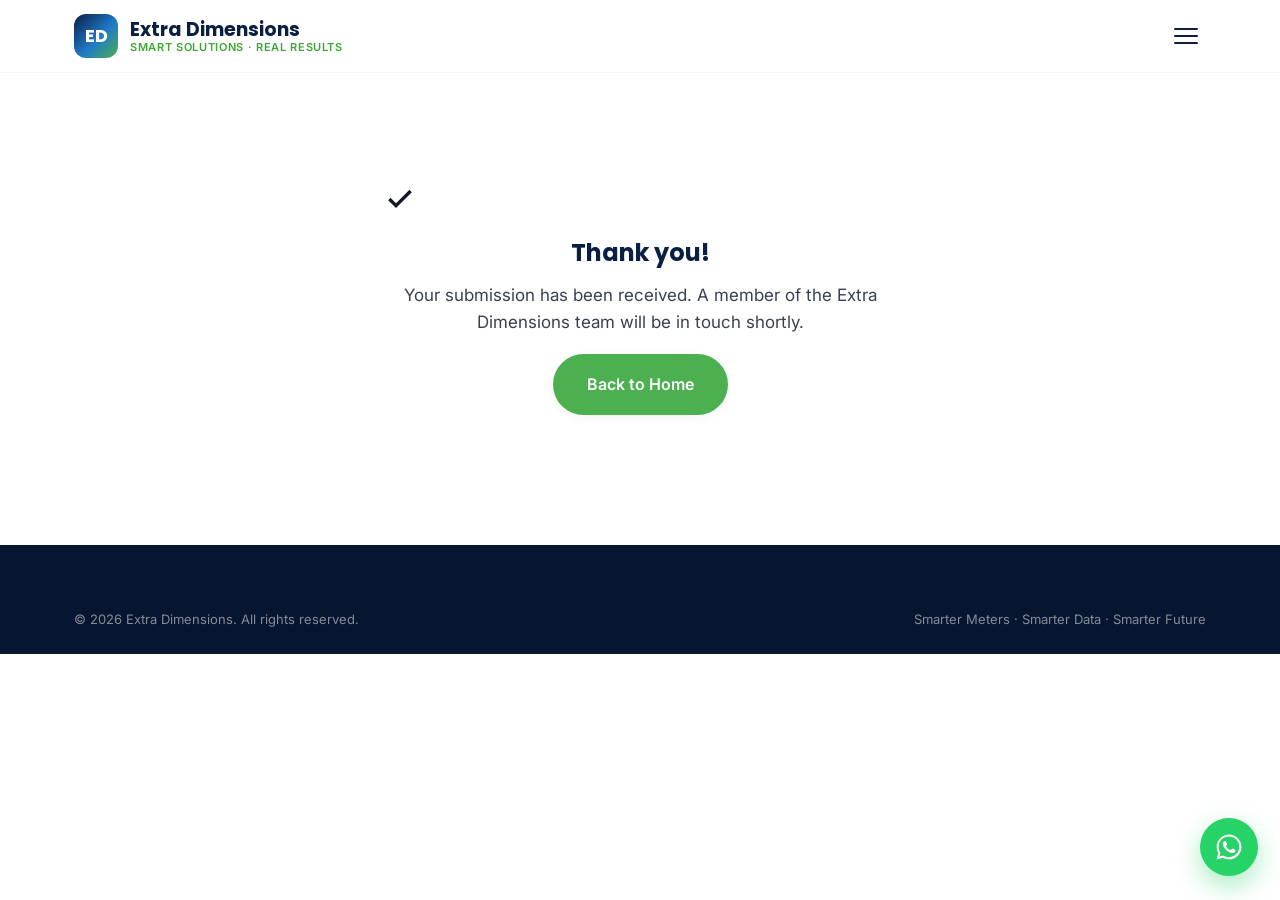
<file: thank-you.html>
<!DOCTYPE html>
<html lang="en-ZA">
<head>
<meta charset="UTF-8">
<meta name="viewport" content="width=device-width, initial-scale=1.0">
<title>Thank You | Extra Dimensions</title>
<meta name="description" content="Thank you for contacting Extra Dimensions. We'll be in touch soon.">
<link rel="icon" href="assets/favicon.svg" type="image/svg+xml">
<link rel="preconnect" href="https://fonts.googleapis.com">
<link href="https://fonts.googleapis.com/css2?family=Inter:wght@400;500;600;700&family=Poppins:wght@600;700;800&display=swap" rel="stylesheet">
<link rel="stylesheet" href="css/style.css">
</head>
<body>

<header class="site-header">
  <div class="header-inner container">
    <a href="index.html" class="brand">
      <div class="brand-mark">ED</div>
      <div class="brand-text"><div class="name">Extra Dimensions</div><div class="tag">Smart Solutions · Real Results</div></div>
    </a>
    <nav class="nav-links">
      <a href="index.html">Home</a>
      <a href="water-meters.html">Water Meters</a>
      <a href="electricity-meters.html">Electricity Meters</a>
      <a href="become-a-partner.html">Become an Installer</a>
      <a href="signup.html">Book an Assessment</a>
      <a href="index.html#contact">Contact</a>
      <a href="v2/index.html" class="nav-new">New Site</a>
    </nav>
    <div class="header-cta">
      <a href="tel:+27832129258" class="btn btn-outline-navy">083 212 9258</a>
      <a href="signup.html" class="btn btn-primary">Get a Free Quote</a>
    </div>
    <button class="nav-toggle" aria-label="Toggle menu"><span></span><span></span><span></span></button>
  </div>
</header>

<section class="section" style="padding-top:110px; padding-bottom:130px;">
  <div class="container text-center" style="max-width:560px;">
    <div class="tick-big" style="margin:0 auto 24px;">
      <svg width="32" height="32" viewBox="0 0 24 24" fill="none" stroke="currentColor" stroke-width="2.5"><path d="M20 6 9 17l-5-5"/></svg>
    </div>
    <h1>Thank you!</h1>
    <p style="font-size:17px;">Your submission has been received. A member of the Extra Dimensions team will be in touch shortly.</p>
    <a href="index.html" class="btn btn-primary btn-lg">Back to Home</a>
  </div>
</section>

<footer class="site-footer">
  <div class="container">
    <div class="footer-bottom" style="border-top:none; padding-top:0;">
      <span>© <span id="year"></span> Extra Dimensions. All rights reserved.</span>
      <span>Smarter Meters · Smarter Data · Smarter Future</span>
    </div>
  </div>
</footer>

<a class="whatsapp-fab" href="https://wa.me/27832129258?text=Hi%20Extra%20Dimensions%2C%20I%20just%20submitted%20a%20request%20on%20your%20site%20and%20wanted%20to%20follow%20up." target="_blank" rel="noopener" aria-label="Chat with us on WhatsApp">
  <span class="wa-tip">Chat on WhatsApp</span>
  <svg viewBox="0 0 24 24" fill="#fff"><path d="M12.04 2C6.58 2 2.13 6.45 2.13 11.91c0 1.75.46 3.48 1.32 5L2 22l5.25-1.38c1.45.79 3.08 1.21 4.79 1.21h.01c5.46 0 9.91-4.45 9.91-9.91 0-2.65-1.03-5.14-2.9-7.01A9.87 9.87 0 0 0 12.04 2zm0 18.15h-.01c-1.5 0-2.98-.4-4.27-1.16l-.31-.18-3.12.82.83-3.04-.2-.31a8.2 8.2 0 0 1-1.26-4.4c0-4.54 3.7-8.24 8.25-8.24 2.2 0 4.27.86 5.83 2.42a8.18 8.18 0 0 1 2.41 5.83c0 4.55-3.7 8.26-8.15 8.26zm4.52-6.16c-.25-.12-1.47-.72-1.69-.81-.23-.08-.39-.12-.56.13-.17.24-.64.81-.78.97-.15.17-.29.19-.54.06-.25-.12-1.03-.38-1.97-1.21-.73-.65-1.22-1.45-1.36-1.7-.14-.24-.01-.37.11-.5.11-.11.25-.29.37-.43.12-.15.16-.25.25-.41.08-.17.04-.31-.02-.44-.06-.12-.56-1.34-.76-1.84-.2-.48-.4-.42-.56-.42-.14-.01-.31-.01-.47-.01-.17 0-.44.06-.67.31-.23.24-.87.85-.87 2.08 0 1.22.89 2.41 1.02 2.58.12.17 1.75 2.68 4.25 3.75.59.26 1.06.41 1.42.52.6.19 1.14.16 1.57.1.48-.07 1.47-.6 1.68-1.18.21-.58.21-1.08.15-1.18-.06-.1-.23-.16-.48-.28z"/></svg>
</a>

<script src="js/main.js"></script>
</body>
</html>
</file>
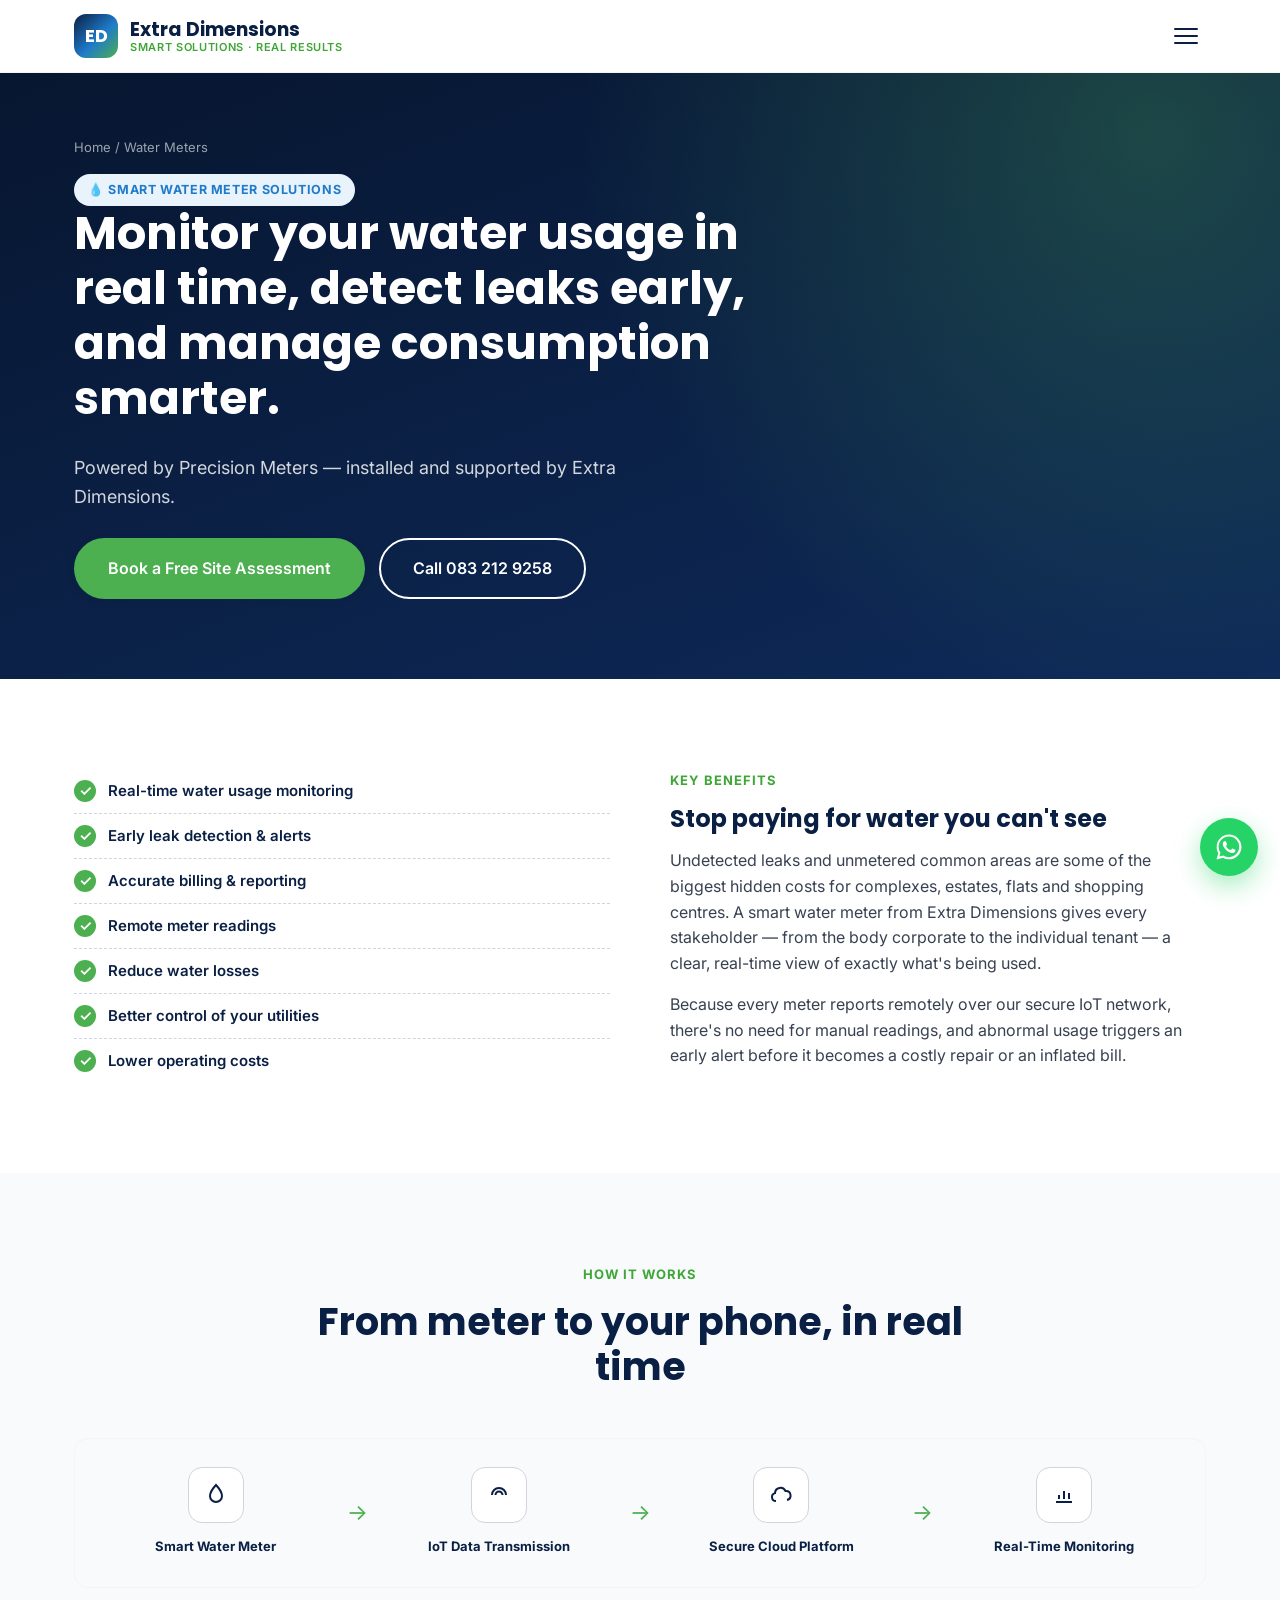
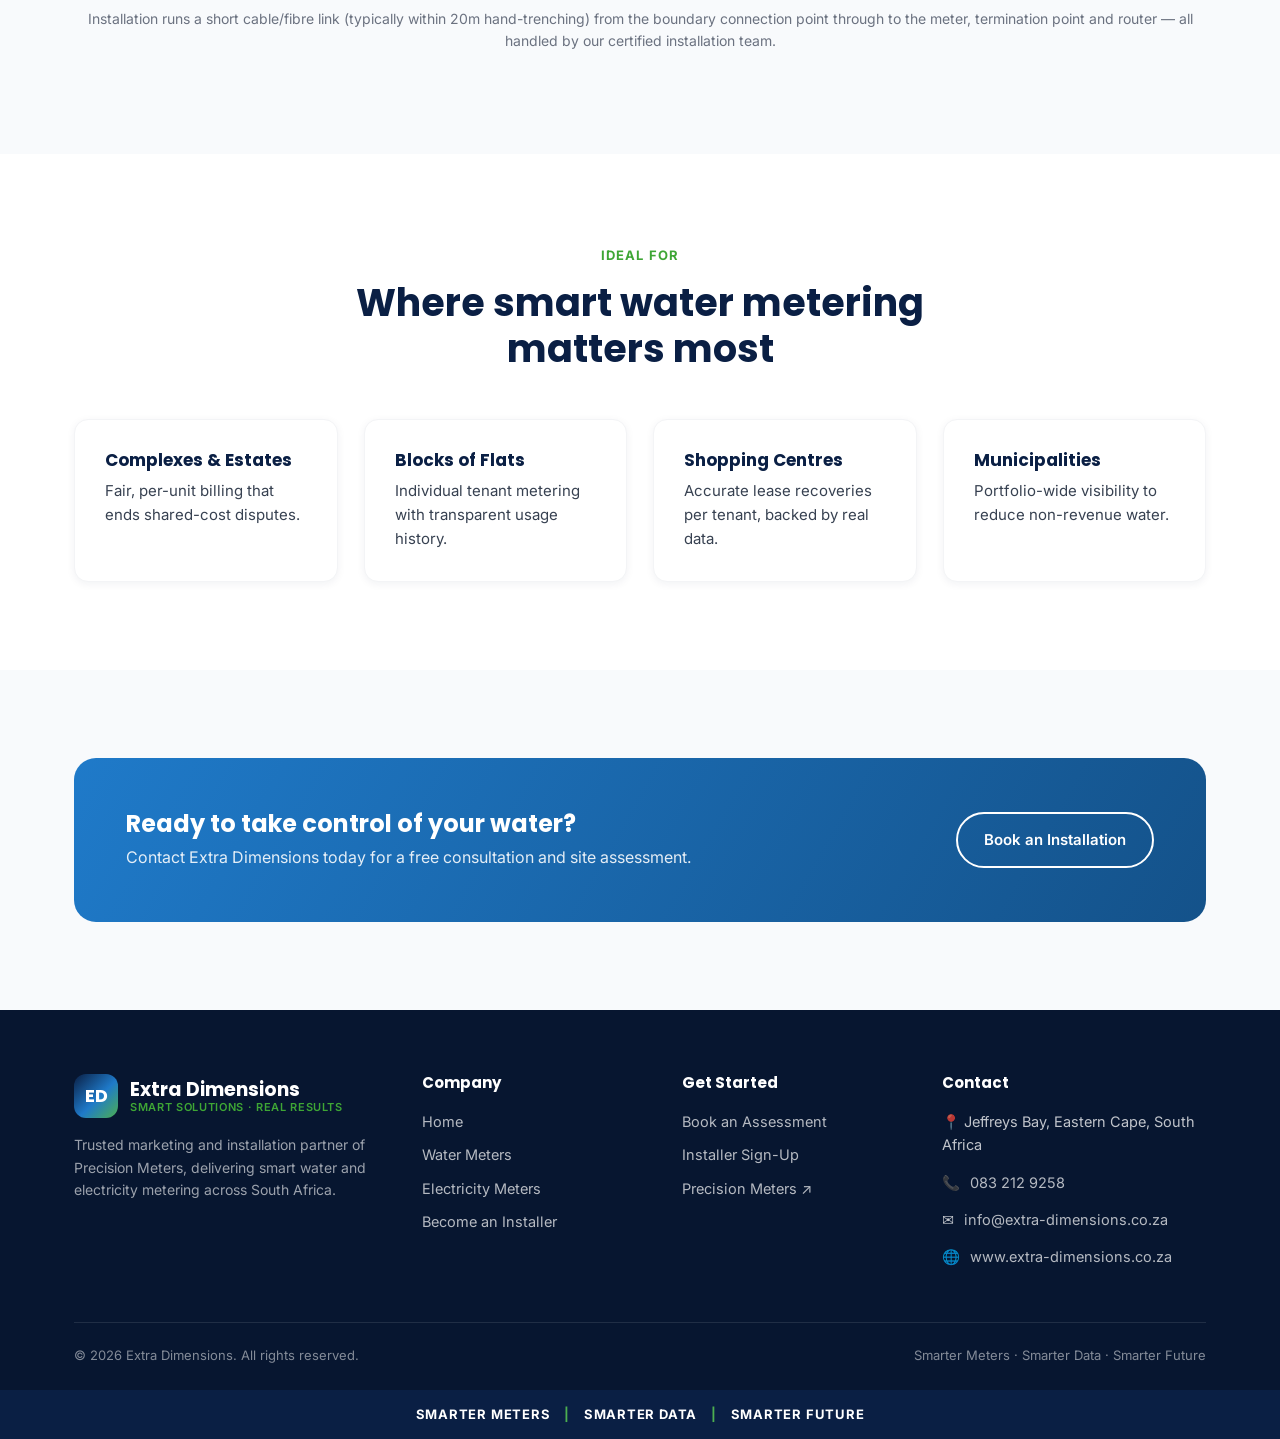
<file: water-meters.html>
<!DOCTYPE html>
<html lang="en-ZA">
<head>
<meta charset="UTF-8">
<meta name="viewport" content="width=device-width, initial-scale=1.0">
<title>Smart Water Meter Solutions | Extra Dimensions</title>
<meta name="description" content="Monitor your water usage in real time, detect leaks early and manage consumption smarter with Extra Dimensions' smart water meter installations, powered by Precision Meters.">
<link rel="icon" href="assets/favicon.svg" type="image/svg+xml">
<link rel="preconnect" href="https://fonts.googleapis.com">
<link href="https://fonts.googleapis.com/css2?family=Inter:wght@400;500;600;700&family=Poppins:wght@600;700;800&display=swap" rel="stylesheet">
<link rel="stylesheet" href="css/style.css">
</head>
<body class="has-mobile-cta">

<header class="site-header">
  <div class="header-inner container">
    <a href="index.html" class="brand">
      <div class="brand-mark">ED</div>
      <div class="brand-text"><div class="name">Extra Dimensions</div><div class="tag">Smart Solutions · Real Results</div></div>
    </a>
    <nav class="nav-links">
      <a href="index.html">Home</a>
      <a href="water-meters.html" class="active">Water Meters</a>
      <a href="electricity-meters.html">Electricity Meters</a>
      <a href="become-a-partner.html">Become an Installer</a>
      <a href="signup.html">Book an Assessment</a>
      <a href="index.html#contact">Contact</a>
      <a href="v2/index.html" class="nav-new">New Site</a>
    </nav>
    <div class="header-cta">
      <a href="tel:+27832129258" class="btn btn-outline-navy">083 212 9258</a>
      <a href="signup.html" class="btn btn-primary">Get a Free Quote</a>
    </div>
    <button class="nav-toggle" aria-label="Toggle menu"><span></span><span></span><span></span></button>
  </div>
</header>

<section class="page-hero">
  <div class="container">
    <div class="breadcrumb"><a href="index.html">Home</a> / Water Meters</div>
    <span class="badge blue">💧 Smart Water Meter Solutions</span>
    <h1>Monitor your water usage in real time, detect leaks early, and manage consumption smarter.</h1>
    <p class="lead">Powered by Precision Meters — installed and supported by Extra Dimensions.</p>
    <div class="hero-actions" style="margin-top:26px;">
      <a href="signup.html" class="btn btn-primary btn-lg">Book a Free Site Assessment</a>
      <a href="tel:+27832129258" class="btn btn-outline btn-lg">Call 083 212 9258</a>
    </div>
  </div>
</section>

<section class="section">
  <div class="container two-col">
    <ul class="check-list reveal">
      <li><span class="tick">✓</span> Real-time water usage monitoring</li>
      <li><span class="tick">✓</span> Early leak detection &amp; alerts</li>
      <li><span class="tick">✓</span> Accurate billing &amp; reporting</li>
      <li><span class="tick">✓</span> Remote meter readings</li>
      <li><span class="tick">✓</span> Reduce water losses</li>
      <li><span class="tick">✓</span> Better control of your utilities</li>
      <li><span class="tick">✓</span> Lower operating costs</li>
    </ul>
    <div class="reveal">
      <div class="eyebrow">Key Benefits</div>
      <h2>Stop paying for water you can't see</h2>
      <p>Undetected leaks and unmetered common areas are some of the biggest hidden costs for complexes, estates, flats and shopping centres. A smart water meter from Extra Dimensions gives every stakeholder — from the body corporate to the individual tenant — a clear, real-time view of exactly what's being used.</p>
      <p>Because every meter reports remotely over our secure IoT network, there's no need for manual readings, and abnormal usage triggers an early alert before it becomes a costly repair or an inflated bill.</p>
    </div>
  </div>
</section>

<section class="section section-alt">
  <div class="container">
    <div class="section-head reveal">
      <div class="eyebrow">How It Works</div>
      <h2>From meter to your phone, in real time</h2>
    </div>
    <div class="process-diagram reveal">
      <div class="process-node">
        <div class="pn-icon"><svg width="24" height="24" viewBox="0 0 24 24" fill="none" stroke="currentColor" stroke-width="2"><path d="M12 2s6 6.5 6 11a6 6 0 1 1-12 0c0-4.5 6-11 6-11Z"/></svg></div>
        <span>Smart Water Meter</span>
      </div>
      <div class="process-arrow">→</div>
      <div class="process-node">
        <div class="pn-icon"><svg width="24" height="24" viewBox="0 0 24 24" fill="none" stroke="currentColor" stroke-width="2"><path d="M5 12a7 7 0 0 1 14 0M8.5 12a3.5 3.5 0 0 1 7 0M12 12v.01"/></svg></div>
        <span>IoT Data Transmission</span>
      </div>
      <div class="process-arrow">→</div>
      <div class="process-node">
        <div class="pn-icon"><svg width="24" height="24" viewBox="0 0 24 24" fill="none" stroke="currentColor" stroke-width="2"><path d="M7 18a4 4 0 0 1-1-7.87A5.5 5.5 0 0 1 16.5 8H17a4.5 4.5 0 0 1 1 8.9"/></svg></div>
        <span>Secure Cloud Platform</span>
      </div>
      <div class="process-arrow">→</div>
      <div class="process-node">
        <div class="pn-icon"><svg width="24" height="24" viewBox="0 0 24 24" fill="none" stroke="currentColor" stroke-width="2"><path d="M4 19h16M7 16v-4m5 4V8m5 8v-6"/></svg></div>
        <span>Real-Time Monitoring</span>
      </div>
    </div>
    <p class="text-center reveal" style="margin-top:20px; font-size:14px; color:var(--gray-500);">Installation runs a short cable/fibre link (typically within 20m hand-trenching) from the boundary connection point through to the meter, termination point and router — all handled by our certified installation team.</p>
  </div>
</section>

<section class="section">
  <div class="container">
    <div class="section-head reveal">
      <div class="eyebrow">Ideal For</div>
      <h2>Where smart water metering matters most</h2>
    </div>
    <div class="grid grid-4 reveal">
      <div class="card"><h3 style="font-size:17px;">Complexes &amp; Estates</h3><p>Fair, per-unit billing that ends shared-cost disputes.</p></div>
      <div class="card"><h3 style="font-size:17px;">Blocks of Flats</h3><p>Individual tenant metering with transparent usage history.</p></div>
      <div class="card"><h3 style="font-size:17px;">Shopping Centres</h3><p>Accurate lease recoveries per tenant, backed by real data.</p></div>
      <div class="card"><h3 style="font-size:17px;">Municipalities</h3><p>Portfolio-wide visibility to reduce non-revenue water.</p></div>
    </div>
  </div>
</section>

<section class="section section-alt">
  <div class="container">
    <div class="cta-band water reveal">
      <div>
        <h3>Ready to take control of your water?</h3>
        <p>Contact Extra Dimensions today for a free consultation and site assessment.</p>
      </div>
      <a href="signup.html" class="btn btn-outline">Book an Installation</a>
    </div>
  </div>
</section>

<footer class="site-footer">
  <div class="container">
    <div class="footer-grid">
      <div class="footer-brand">
        <div class="brand" style="margin-bottom:16px;">
          <div class="brand-mark">ED</div>
          <div class="brand-text"><div class="name" style="color:#fff;">Extra Dimensions</div><div class="tag">Smart Solutions · Real Results</div></div>
        </div>
        <p>Trusted marketing and installation partner of Precision Meters, delivering smart water and electricity metering across South Africa.</p>
      </div>
      <div>
        <h4>Company</h4>
        <a href="index.html">Home</a>
        <a href="water-meters.html">Water Meters</a>
        <a href="electricity-meters.html">Electricity Meters</a>
        <a href="become-a-partner.html">Become an Installer</a>
      </div>
      <div>
        <h4>Get Started</h4>
        <a href="signup.html">Book an Assessment</a>
        <a href="become-a-partner.html">Installer Sign-Up</a>
        <a href="https://www.precisionmeter.co.za" target="_blank" rel="noopener">Precision Meters ↗</a>
      </div>
      <div>
        <h4>Contact</h4>
        <div class="footer-contact-item">📍 Jeffreys Bay, Eastern Cape, South Africa</div>
        <div class="footer-contact-item">📞 <a href="tel:+27832129258" style="display:inline;margin:0;">083 212 9258</a></div>
        <div class="footer-contact-item">✉️ <a href="mailto:info@extra-dimensions.co.za" style="display:inline;margin:0;">info@extra-dimensions.co.za</a></div>
        <div class="footer-contact-item">🌐 <a href="https://www.extra-dimensions.co.za" style="display:inline;margin:0;" target="_blank" rel="noopener">www.extra-dimensions.co.za</a></div>
      </div>
    </div>
    <div class="footer-bottom">
      <span>© <span id="year"></span> Extra Dimensions. All rights reserved.</span>
      <span>Smarter Meters · Smarter Data · Smarter Future</span>
    </div>
  </div>
</footer>
<div class="footer-strap">SMARTER METERS <span>|</span> SMARTER DATA <span>|</span> SMARTER FUTURE</div>

<div class="mobile-sticky-cta">
  <a href="tel:+27832129258" class="btn btn-outline-navy btn-block">Call Us</a>
  <a href="signup.html" class="btn btn-primary btn-block">Get a Quote</a>
</div>

<a class="whatsapp-fab" href="https://wa.me/27832129258?text=Hi%20Extra%20Dimensions%2C%20I%27d%20like%20to%20find%20out%20more%20about%20smart%20meter%20installation." target="_blank" rel="noopener" aria-label="Chat with us on WhatsApp">
  <span class="wa-tip">Chat on WhatsApp</span>
  <svg viewBox="0 0 24 24" fill="#fff"><path d="M12.04 2C6.58 2 2.13 6.45 2.13 11.91c0 1.75.46 3.48 1.32 5L2 22l5.25-1.38c1.45.79 3.08 1.21 4.79 1.21h.01c5.46 0 9.91-4.45 9.91-9.91 0-2.65-1.03-5.14-2.9-7.01A9.87 9.87 0 0 0 12.04 2zm0 18.15h-.01c-1.5 0-2.98-.4-4.27-1.16l-.31-.18-3.12.82.83-3.04-.2-.31a8.2 8.2 0 0 1-1.26-4.4c0-4.54 3.7-8.24 8.25-8.24 2.2 0 4.27.86 5.83 2.42a8.18 8.18 0 0 1 2.41 5.83c0 4.55-3.7 8.26-8.15 8.26zm4.52-6.16c-.25-.12-1.47-.72-1.69-.81-.23-.08-.39-.12-.56.13-.17.24-.64.81-.78.97-.15.17-.29.19-.54.06-.25-.12-1.03-.38-1.97-1.21-.73-.65-1.22-1.45-1.36-1.7-.14-.24-.01-.37.11-.5.11-.11.25-.29.37-.43.12-.15.16-.25.25-.41.08-.17.04-.31-.02-.44-.06-.12-.56-1.34-.76-1.84-.2-.48-.4-.42-.56-.42-.14-.01-.31-.01-.47-.01-.17 0-.44.06-.67.31-.23.24-.87.85-.87 2.08 0 1.22.89 2.41 1.02 2.58.12.17 1.75 2.68 4.25 3.75.59.26 1.06.41 1.42.52.6.19 1.14.16 1.57.1.48-.07 1.47-.6 1.68-1.18.21-.58.21-1.08.15-1.18-.06-.1-.23-.16-.48-.28z"/></svg>
</a>

<script src="js/main.js"></script>
</body>
</html>
</file>
<file: css/style.css>
/* ==========================================================================
   Extra Dimensions — Smart Utility Solutions
   Design system + site styles
   ========================================================================== */

:root {
  --navy-900: #071630;
  --navy-800: #0a1f44;
  --navy-700: #0e2a5a;
  --navy-600: #123c69;
  --blue-water: #1f7ac9;
  --blue-water-light: #e8f3fc;
  --green-700: #2f8f2b;
  --green-600: #3ea635;
  --green-500: #4caf50;
  --green-light: #e9f7e6;
  --gray-900: #111827;
  --gray-700: #374151;
  --gray-500: #6b7280;
  --gray-300: #d1d5db;
  --gray-100: #f3f4f6;
  --gray-50: #f8fafc;
  --white: #ffffff;
  --radius-sm: 8px;
  --radius-md: 14px;
  --radius-lg: 22px;
  --shadow-sm: 0 2px 8px rgba(10, 31, 68, 0.06);
  --shadow-md: 0 8px 24px rgba(10, 31, 68, 0.10);
  --shadow-lg: 0 20px 48px rgba(10, 31, 68, 0.16);
  --container-w: 1180px;
  --font-head: "Poppins", "Segoe UI", system-ui, sans-serif;
  --font-body: "Inter", "Segoe UI", system-ui, sans-serif;
}

* { box-sizing: border-box; }
html { scroll-behavior: smooth; }
body {
  margin: 0;
  font-family: var(--font-body);
  color: var(--gray-900);
  background: var(--white);
  line-height: 1.6;
  -webkit-font-smoothing: antialiased;
}
h1, h2, h3, h4 {
  font-family: var(--font-head);
  color: var(--navy-800);
  line-height: 1.2;
  margin: 0 0 .6em;
  font-weight: 700;
}
p { margin: 0 0 1em; color: var(--gray-700); }
a { color: inherit; text-decoration: none; }
img, svg { display: block; max-width: 100%; }
ul { margin: 0; padding: 0; list-style: none; }
button { font-family: inherit; cursor: pointer; }

.container {
  width: 100%;
  max-width: var(--container-w);
  margin: 0 auto;
  padding: 0 24px;
}

.section { padding: 88px 0; }
.section-tight { padding: 56px 0; }
.section-alt { background: var(--gray-50); }
.section-navy {
  background: linear-gradient(135deg, var(--navy-900), var(--navy-700));
  color: var(--white);
}
.section-navy h2, .section-navy h3, .section-navy p { color: var(--white); }
.section-navy p { color: rgba(255,255,255,.78); }

.eyebrow {
  display: inline-flex;
  align-items: center;
  gap: 8px;
  font-weight: 700;
  font-size: 13px;
  letter-spacing: .08em;
  text-transform: uppercase;
  color: var(--green-600);
  margin-bottom: 14px;
}
.eyebrow.light { color: var(--green-500); }
.section-head { max-width: 680px; margin: 0 auto 48px; text-align: center; }
.section-head h2 { font-size: clamp(26px, 3.4vw, 38px); }
.section-head p { font-size: 17px; }

/* ---------- Buttons ---------- */
.btn {
  display: inline-flex;
  align-items: center;
  justify-content: center;
  gap: 8px;
  padding: 14px 26px;
  border-radius: 999px;
  font-weight: 600;
  font-size: 15px;
  border: 2px solid transparent;
  transition: transform .15s ease, box-shadow .15s ease, background .15s ease, color .15s ease;
  white-space: nowrap;
}
.btn:hover { transform: translateY(-2px); }
.btn-primary { background: var(--green-500); color: var(--white); box-shadow: var(--shadow-sm); }
.btn-primary:hover { background: var(--green-600); box-shadow: var(--shadow-md); }
.btn-navy { background: var(--navy-800); color: var(--white); }
.btn-navy:hover { background: var(--navy-700); box-shadow: var(--shadow-md); }
.btn-outline { border-color: var(--white); color: var(--white); }
.btn-outline:hover { background: var(--white); color: var(--navy-800); }
.btn-outline-navy { border-color: var(--navy-800); color: var(--navy-800); }
.btn-outline-navy:hover { background: var(--navy-800); color: var(--white); }
.btn-block { width: 100%; }
.btn-lg { padding: 16px 32px; font-size: 16px; }

/* ---------- Header ---------- */
.site-header {
  position: sticky; top: 0; z-index: 100;
  background: rgba(255,255,255,.92);
  backdrop-filter: blur(10px);
  border-bottom: 1px solid var(--gray-100);
}
.header-inner {
  display: flex; align-items: center; justify-content: space-between;
  padding: 14px 24px;
}
.brand { display: flex; align-items: center; gap: 12px; }
.brand-mark {
  width: 44px; height: 44px; border-radius: 12px;
  background: linear-gradient(135deg, var(--navy-800), var(--blue-water) 55%, var(--green-500));
  display: flex; align-items: center; justify-content: center;
  color: var(--white); font-family: var(--font-head); font-weight: 700; font-size: 18px;
  flex-shrink: 0;
}
.brand-text { line-height: 1.15; }
.brand-text .name { font-family: var(--font-head); font-weight: 700; font-size: 19px; color: var(--navy-800); }
.brand-text .tag { font-size: 11px; letter-spacing: .06em; text-transform: uppercase; color: var(--green-600); font-weight: 600; }

.nav-links { display: flex; align-items: center; gap: 30px; }
.nav-links a {
  font-weight: 600; font-size: 15px; color: var(--gray-700);
  padding: 6px 0; border-bottom: 2px solid transparent;
}
.nav-links a:hover, .nav-links a.active { color: var(--navy-800); border-color: var(--green-500); }
.nav-links a.nav-new {
  background: var(--green-500); color: var(--white); padding: 7px 16px; border-radius: 999px;
  border-bottom: none; font-size: 13.5px;
}
.nav-links a.nav-new:hover { background: var(--green-600); color: var(--white); }
.header-cta { display: flex; align-items: center; gap: 12px; }
.nav-toggle {
  display: none; background: none; border: none; padding: 8px;
}
.nav-toggle span {
  display: block; width: 24px; height: 2px; background: var(--navy-800); margin: 5px 0; border-radius: 2px;
  transition: transform .2s ease, opacity .2s ease;
}

/* ---------- Hero ---------- */
.hero {
  position: relative;
  background: linear-gradient(160deg, var(--navy-900) 0%, var(--navy-700) 48%, var(--navy-600) 100%);
  color: var(--white);
  overflow: hidden;
  padding: 90px 0 110px;
}
.hero::before {
  content: "";
  position: absolute; inset: 0;
  background-image:
    radial-gradient(circle at 85% 15%, rgba(76,175,80,.28), transparent 45%),
    radial-gradient(circle at 10% 85%, rgba(31,122,201,.30), transparent 45%);
  pointer-events: none;
}
.hero-grid {
  position: relative; z-index: 1;
  display: grid; grid-template-columns: 1.1fr .9fr; gap: 56px; align-items: center;
}
.hero h1 { color: var(--white); font-size: clamp(34px, 5vw, 54px); margin-bottom: 20px; }
.hero h1 .accent { color: var(--green-500); }
.hero p.lead { font-size: 19px; color: rgba(255,255,255,.85); max-width: 540px; }
.hero-badges { display: flex; flex-wrap: wrap; gap: 12px; margin: 26px 0 32px; }
.hero-badge {
  display: flex; align-items: center; gap: 8px;
  background: rgba(255,255,255,.08); border: 1px solid rgba(255,255,255,.18);
  padding: 9px 16px; border-radius: 999px; font-size: 14px; font-weight: 600;
}
.hero-actions { display: flex; flex-wrap: wrap; gap: 14px; }
.hero-partners { margin-top: 40px; font-size: 13px; color: rgba(255,255,255,.65); }
.hero-partners strong { color: var(--white); }

.hero-visual {
  position: relative;
  background: rgba(255,255,255,.06);
  border: 1px solid rgba(255,255,255,.14);
  border-radius: var(--radius-lg);
  padding: 30px;
  backdrop-filter: blur(6px);
}
.flow-diagram { display: flex; flex-direction: column; gap: 0; }
.flow-step {
  display: flex; align-items: center; gap: 16px;
  background: rgba(255,255,255,.06);
  border: 1px solid rgba(255,255,255,.12);
  border-radius: var(--radius-md);
  padding: 16px 18px;
}
.flow-connector { width: 2px; height: 26px; background: linear-gradient(var(--green-500), transparent); margin-left: 27px; }
.flow-icon {
  width: 44px; height: 44px; border-radius: 12px; flex-shrink: 0;
  background: linear-gradient(135deg, var(--green-500), var(--blue-water));
  display: flex; align-items: center; justify-content: center; color: var(--white);
}
.flow-step .flow-title { font-weight: 700; color: var(--white); font-size: 15px; }
.flow-step .flow-sub { font-size: 13px; color: rgba(255,255,255,.65); }

/* ---------- Stats ---------- */
.stats-bar {
  display: grid; grid-template-columns: repeat(4, 1fr); gap: 24px;
  padding: 40px 0;
}
.stat { text-align: center; }
.stat .num { font-family: var(--font-head); font-size: clamp(28px, 3vw, 38px); font-weight: 700; color: var(--green-500); }
.stat .lbl { font-size: 14px; color: rgba(255,255,255,.75); font-weight: 600; }

/* ---------- Partner strip ---------- */
.partner-strip {
  background: var(--white);
  border-top: 1px solid var(--gray-100);
  border-bottom: 1px solid var(--gray-100);
  padding: 26px 0;
}
.partner-strip-inner { display: flex; align-items: center; justify-content: center; gap: 48px; flex-wrap: wrap; }
.partner-strip .lbl { font-size: 13px; text-transform: uppercase; letter-spacing: .08em; font-weight: 700; color: var(--gray-500); }
.partner-logo-chip {
  display: flex; align-items: center; gap: 10px; font-family: var(--font-head); font-weight: 700; font-size: 18px; color: var(--navy-800);
  padding: 8px 18px; border: 1px solid var(--gray-300); border-radius: 999px;
}
.partner-logo-chip span.dot { width: 10px; height: 10px; border-radius: 50%; }

/* ---------- Grids & Cards ---------- */
.grid { display: grid; gap: 26px; }
.grid-3 { grid-template-columns: repeat(3, 1fr); }
.grid-2 { grid-template-columns: repeat(2, 1fr); }
.grid-4 { grid-template-columns: repeat(4, 1fr); }

.card {
  background: var(--white);
  border: 1px solid var(--gray-100);
  border-radius: var(--radius-md);
  padding: 30px;
  box-shadow: var(--shadow-sm);
  transition: transform .18s ease, box-shadow .18s ease;
}
.card:hover { transform: translateY(-4px); box-shadow: var(--shadow-md); }
.card-icon {
  width: 52px; height: 52px; border-radius: 14px;
  display: flex; align-items: center; justify-content: center;
  background: var(--green-light); color: var(--green-700);
  margin-bottom: 18px;
}
.card-icon.blue { background: var(--blue-water-light); color: var(--blue-water); }
.card-icon.navy { background: #e9edf5; color: var(--navy-800); }
.card h3 { font-size: 19px; margin-bottom: 8px; }

/* ---------- Testimonials ---------- */
.testimonial-card {
  background: var(--white); border: 1px solid var(--gray-100); border-radius: var(--radius-md);
  padding: 28px; box-shadow: var(--shadow-sm); display: flex; flex-direction: column;
}
.testimonial-card .quote { font-size: 15px; color: var(--gray-700); margin-bottom: 22px; flex-grow: 1; }
.testimonial-author { display: flex; align-items: center; gap: 12px; }
.testimonial-author .avatar {
  width: 42px; height: 42px; border-radius: 50%; flex-shrink: 0;
  background: var(--blue-water-light); color: var(--blue-water);
  display: flex; align-items: center; justify-content: center;
  font-family: var(--font-head); font-weight: 700; font-size: 14px;
}
.testimonial-author .t-name { font-weight: 700; font-size: 14.5px; color: var(--navy-800); }
.testimonial-author .t-role { font-size: 12.5px; color: var(--gray-500); margin-top: 1px; }
.card p { font-size: 15px; margin-bottom: 0; }

.check-list li {
  display: flex; align-items: flex-start; gap: 12px;
  padding: 10px 0; border-bottom: 1px dashed var(--gray-300);
  font-weight: 600; color: var(--navy-800); font-size: 15px;
}
.check-list li:last-child { border-bottom: none; }
.check-list .tick {
  width: 22px; height: 22px; border-radius: 50%; background: var(--green-500);
  color: var(--white); display: flex; align-items: center; justify-content: center; flex-shrink: 0; margin-top: 1px;
}

/* ---------- Segment / market cards ---------- */
.segment-card {
  position: relative;
  border-radius: var(--radius-lg);
  padding: 34px 28px;
  color: var(--white);
  overflow: hidden;
  min-height: 240px;
  display: flex; flex-direction: column; justify-content: flex-end;
  box-shadow: var(--shadow-sm);
}
.segment-card::before {
  content: ""; position: absolute; inset: 0;
  background: linear-gradient(160deg, var(--navy-800), var(--navy-600));
  z-index: -2;
}
.segment-card::after {
  content: ""; position: absolute; inset: 0; z-index: -1;
  background: radial-gradient(circle at 90% 0%, rgba(76,175,80,.35), transparent 60%);
}
.segment-card h3 { color: var(--white); font-size: 21px; margin-bottom: 6px; }
.segment-card p { color: rgba(255,255,255,.8); font-size: 14.5px; margin-bottom: 0; }
.segment-icon {
  width: 46px; height: 46px; border-radius: 12px; background: rgba(255,255,255,.14);
  display: flex; align-items: center; justify-content: center; margin-bottom: 14px; color: var(--green-500);
}

/* ---------- How it works ---------- */
.steps { display: grid; grid-template-columns: repeat(5, 1fr); gap: 18px; position: relative; }
.step { text-align: center; position: relative; }
.step .step-num {
  width: 56px; height: 56px; border-radius: 50%;
  background: var(--white); border: 2px solid var(--green-500); color: var(--navy-800);
  display: flex; align-items: center; justify-content: center; margin: 0 auto 16px;
  font-family: var(--font-head); font-weight: 700; font-size: 18px; position: relative; z-index: 1;
}
.step h4 { font-size: 15.5px; margin-bottom: 6px; }
.step p { font-size: 13.5px; }
.steps-line {
  position: absolute; top: 28px; left: 10%; right: 10%; height: 2px;
  background: repeating-linear-gradient(90deg, var(--green-500) 0 8px, transparent 8px 14px);
  z-index: 0;
}

/* ---------- Process diagram (fibre-style) ---------- */
.process-diagram {
  display: flex; align-items: center; justify-content: space-between; gap: 10px;
  background: var(--gray-50); border: 1px solid var(--gray-100); border-radius: var(--radius-md);
  padding: 28px 20px; flex-wrap: wrap;
}
.process-node { text-align: center; flex: 1; min-width: 100px; }
.process-node .pn-icon {
  width: 56px; height: 56px; border-radius: 14px; background: var(--white); border: 1px solid var(--gray-300);
  display: flex; align-items: center; justify-content: center; margin: 0 auto 10px; color: var(--navy-800);
}
.process-node span { font-size: 13px; font-weight: 700; color: var(--navy-800); }
.process-arrow { color: var(--green-500); font-size: 22px; flex-shrink: 0; }

/* ---------- Testimonials / trust ---------- */
.trust-banner {
  display: flex; align-items: center; justify-content: space-between; gap: 24px;
  flex-wrap: wrap;
  background: var(--green-light); border-radius: var(--radius-lg); padding: 34px 40px;
}

/* ---------- Forms ---------- */
.form-card {
  background: var(--white); border-radius: var(--radius-lg); box-shadow: var(--shadow-lg);
  padding: 40px; border: 1px solid var(--gray-100);
}
.form-row { display: grid; grid-template-columns: 1fr 1fr; gap: 18px; }
.field { margin-bottom: 18px; }
.field label { display: block; font-weight: 700; font-size: 14px; color: var(--navy-800); margin-bottom: 7px; }
.field .hint { font-weight: 400; color: var(--gray-500); font-size: 12.5px; }
.field > input,
.field > select,
.field > textarea {
  width: 100%; padding: 13px 15px; border: 1.5px solid var(--gray-300); border-radius: var(--radius-sm);
  font-family: inherit; font-size: 15px; color: var(--gray-900); background: var(--white);
  transition: border-color .15s ease, box-shadow .15s ease;
}
.field input:focus, .field select:focus, .field textarea:focus {
  outline: none; border-color: var(--green-500); box-shadow: 0 0 0 4px rgba(76,175,80,.14);
}
.field textarea { resize: vertical; min-height: 100px; }
.checkbox-group { display: flex; gap: 20px; flex-wrap: wrap; }
.checkbox-pill {
  display: flex; align-items: center; gap: 9px; padding: 10px 16px;
  border: 1.5px solid var(--gray-300); border-radius: 999px; font-size: 14px; font-weight: 600; cursor: pointer;
  transition: border-color .15s ease, background .15s ease;
}
.checkbox-pill:has(input:checked) { border-color: var(--green-500); background: var(--green-light); }
.checkbox-pill input { width: auto; }
.radio-tiles { display: grid; grid-template-columns: repeat(auto-fit, minmax(150px,1fr)); gap: 12px; }
.radio-tile {
  border: 1.5px solid var(--gray-300); border-radius: var(--radius-sm); padding: 14px; cursor: pointer;
  font-weight: 600; font-size: 14px; text-align: center; transition: all .15s ease;
}
.radio-tile:has(input:checked) { border-color: var(--green-500); background: var(--green-light); color: var(--green-700); }
.radio-tile input { position: absolute; opacity: 0; pointer-events: none; }
.form-note { font-size: 13px; color: var(--gray-500); margin-top: 6px; }
.form-success {
  display: none; text-align: center; padding: 50px 20px;
}
.form-success.show { display: block; }
.form-success .tick-big {
  width: 72px; height: 72px; border-radius: 50%; background: var(--green-light); color: var(--green-600);
  display: flex; align-items: center; justify-content: center; margin: 0 auto 20px;
}
.form-tabs { display: flex; gap: 10px; margin-bottom: 28px; }
.form-tab {
  flex: 1; padding: 13px; text-align: center; border-radius: var(--radius-sm); border: 1.5px solid var(--gray-300);
  font-weight: 700; font-size: 14.5px; color: var(--gray-500); background: var(--white);
}
.form-tab.active { background: var(--navy-800); color: var(--white); border-color: var(--navy-800); }

/* ---------- FAQ ---------- */
.faq-item { border-bottom: 1px solid var(--gray-100); padding: 6px 0; }
.faq-q {
  display: flex; align-items: center; justify-content: space-between; gap: 20px;
  padding: 18px 4px; font-weight: 700; color: var(--navy-800); font-size: 16px; cursor: pointer;
}
.faq-q::after {
  content: "+"; font-size: 22px; color: var(--green-600); font-weight: 400; flex-shrink: 0;
  transition: transform .2s ease;
}
.faq-item.open .faq-q::after { transform: rotate(45deg); }
.faq-a { max-height: 0; overflow: hidden; transition: max-height .25s ease; font-size: 15px; color: var(--gray-700); }
.faq-item.open .faq-a { max-height: 300px; padding-bottom: 18px; }

/* ---------- CTA band ---------- */
.cta-band {
  border-radius: var(--radius-lg);
  padding: 52px;
  display: flex; align-items: center; justify-content: space-between; gap: 30px; flex-wrap: wrap;
  color: var(--white);
}
.cta-band.water { background: linear-gradient(120deg, var(--blue-water), #14528a); }
.cta-band.electric { background: linear-gradient(120deg, var(--green-600), var(--green-700)); }
.cta-band h3 { color: var(--white); margin-bottom: 6px; font-size: 24px; }
.cta-band p { color: rgba(255,255,255,.88); margin-bottom: 0; }

/* ---------- Footer ---------- */
.site-footer { background: var(--navy-900); color: rgba(255,255,255,.75); padding: 64px 0 24px; }
.footer-grid { display: grid; grid-template-columns: 1.4fr 1fr 1fr 1.2fr; gap: 40px; margin-bottom: 40px; }
.site-footer h4 { color: var(--white); font-size: 15px; margin-bottom: 18px; }
.site-footer a { color: rgba(255,255,255,.7); font-size: 14.5px; display: block; margin-bottom: 10px; }
.site-footer a:hover { color: var(--green-500); }
.footer-brand p { color: rgba(255,255,255,.6); font-size: 14px; max-width: 300px; }
.footer-contact-item { display: flex; align-items: flex-start; gap: 10px; margin-bottom: 14px; font-size: 14.5px; color: rgba(255,255,255,.75); overflow-wrap: anywhere; }
.footer-bottom {
  border-top: 1px solid rgba(255,255,255,.1); padding-top: 22px;
  display: flex; justify-content: space-between; flex-wrap: wrap; gap: 12px; font-size: 13px; color: rgba(255,255,255,.5);
}
.footer-strap { text-align: center; padding: 14px 0; background: var(--navy-800); color: var(--white); font-weight: 700; letter-spacing: .06em; font-size: 13px; }
.footer-strap span { color: var(--green-500); margin: 0 10px; }

/* ---------- Sticky mobile CTA ---------- */
.mobile-sticky-cta {
  position: fixed; bottom: 0; left: 0; right: 0; z-index: 90;
  background: var(--white); border-top: 1px solid var(--gray-300); box-shadow: 0 -6px 20px rgba(0,0,0,.08);
  padding: 12px 16px; display: none; gap: 10px;
}

/* ---------- WhatsApp floating button ---------- */
.whatsapp-fab {
  position: fixed; right: 22px; bottom: 24px; z-index: 95;
  width: 58px; height: 58px; border-radius: 50%; background: #25d366;
  display: flex; align-items: center; justify-content: center;
  box-shadow: 0 10px 26px rgba(37,211,102,.4);
  transition: transform .2s ease, box-shadow .2s ease;
}
.whatsapp-fab:hover { transform: translateY(-3px) scale(1.05); box-shadow: 0 14px 32px rgba(37,211,102,.5); }
.whatsapp-fab svg { width: 30px; height: 30px; }
.whatsapp-fab .wa-tip {
  position: absolute; right: 68px; top: 50%; transform: translateY(-50%);
  background: var(--navy-900); color: var(--white); font-size: 13px; font-weight: 600;
  padding: 8px 13px; border-radius: 8px; white-space: nowrap; opacity: 0; pointer-events: none;
  transition: opacity .2s ease;
}
.whatsapp-fab:hover .wa-tip, .whatsapp-fab:focus-visible .wa-tip { opacity: 1; }
@media (max-width: 720px) {
  .whatsapp-fab { bottom: 18px; width: 52px; height: 52px; right: 16px; }
  .whatsapp-fab svg { width: 27px; height: 27px; }
  .whatsapp-fab .wa-tip { display: none; }
  /* Pages with the sticky mobile CTA bar need the fab bumped up to clear it */
  body.has-mobile-cta .whatsapp-fab { bottom: 88px; }
}

/* ---------- Reveal animation ----------
   Visible by default (no-JS / JS-failure safe). JS adds .pre just before
   an element scrolls into view, then swaps to .in to animate it in. */
.reveal { opacity: 1; transform: none; transition: opacity .6s ease, transform .6s ease; }
.reveal.pre { opacity: 0; transform: translateY(24px); }
.reveal.in { opacity: 1; transform: translateY(0); }

/* ---------- Page hero (inner pages) ---------- */
.page-hero {
  background: linear-gradient(160deg, var(--navy-900), var(--navy-700));
  color: var(--white); padding: 64px 0 80px; position: relative; overflow: hidden;
}
.page-hero::before {
  content: ""; position: absolute; inset: 0;
  background: radial-gradient(circle at 90% 10%, rgba(76,175,80,.28), transparent 45%);
}
.page-hero .container { position: relative; z-index: 1; }
.breadcrumb { font-size: 13px; color: rgba(255,255,255,.6); margin-bottom: 16px; }
.breadcrumb a:hover { color: var(--green-500); }
.page-hero h1 { color: var(--white); font-size: clamp(30px, 4.5vw, 46px); max-width: 700px; }
.page-hero p.lead { color: rgba(255,255,255,.82); font-size: 18px; max-width: 600px; }

/* ---------- Utility ---------- */
.text-center { text-align: center; }
.mt-0 { margin-top: 0; }
.mb-0 { margin-bottom: 0; }
.badge {
  display: inline-flex; align-items: center; gap: 6px;
  background: var(--green-light); color: var(--green-700); font-weight: 700; font-size: 12.5px;
  padding: 6px 14px; border-radius: 999px; text-transform: uppercase; letter-spacing: .05em;
}
.badge.blue { background: var(--blue-water-light); color: var(--blue-water); }
.two-col { display: grid; grid-template-columns: 1fr 1fr; gap: 60px; align-items: center; }
.icon-sm { width: 20px; height: 20px; }

/* ---------- Responsive ---------- */
/* Header nav needs ~1360px of room for all links + New Site badge + phone +
   CTA button, so it switches to the hamburger menu well before the layout breakpoints. */
@media (max-width: 1360px) {
  .nav-links, .header-cta { display: none; }
  .nav-toggle { display: block; }
  .site-header.open .nav-links {
    display: flex; position: absolute; top: 100%; left: 0; right: 0;
    background: var(--white); flex-direction: column; padding: 20px 24px; gap: 6px;
    border-bottom: 1px solid var(--gray-100); box-shadow: var(--shadow-md);
  }
  .site-header.open .nav-links a { padding: 12px 0; width: 100%; border-bottom: 1px solid var(--gray-100); }
}
@media (max-width: 980px) {
  .hero-grid { grid-template-columns: minmax(0, 1fr); }
  .two-col { grid-template-columns: minmax(0, 1fr); gap: 32px; }
  .grid-3, .grid-4 { grid-template-columns: repeat(2, minmax(0, 1fr)); }
  .footer-grid { grid-template-columns: repeat(2, minmax(0, 1fr)); }
  .steps { grid-template-columns: repeat(3, minmax(0, 1fr)); }
  .steps-line { display: none; }
  .cta-band { padding: 32px 26px; }
}
@media (max-width: 720px) {
  .grid-3, .grid-4, .grid-2 { grid-template-columns: minmax(0, 1fr); }
  .footer-grid { grid-template-columns: minmax(0, 1fr); gap: 30px; }
  .stats-bar { grid-template-columns: repeat(2, minmax(0, 1fr)); }
  .steps { grid-template-columns: repeat(2, minmax(0, 1fr)); }
  .form-row { grid-template-columns: minmax(0, 1fr); }
  .form-card { padding: 26px; }
  .cta-band { padding: 34px 24px; text-align: center; justify-content: center; }
  .partner-strip-inner { gap: 20px; }
  .mobile-sticky-cta { display: flex; }
  body { padding-bottom: 76px; }
  .section { padding: 60px 0; }
}
@media (max-width: 400px) {
  .btn { white-space: normal; text-align: center; }
}
</file>
<file: v2/css/style.css>
/* ==========================================================================
   Extra Dimensions — "The Hidden Meter" narrative landing page
   Design system: ink/paper duotone with water (cyan) + power (copper) signals
   ========================================================================== */

:root {
  --ink-950: #0b1120;
  --ink-900: #121b2e;
  --ink-850: #182238;
  --ink-800: #1b2740;
  --ink-700: #263352;
  --paper-50: #f7f8fa;
  --paper-100: #eceff3;
  --paper-200: #dfe4eb;
  --graphite-900: #10151f;
  --graphite-700: #333d4d;
  --graphite-500: #5b6472;
  --white: #ffffff;

  --water-500: #22e5c8;
  --water-400: #5eefda;
  --water-900: #0a3a35;
  --power-500: #ff8c42;
  --power-400: #ffa768;
  --power-900: #4a2510;

  --radius-sm: 8px;
  --radius-md: 16px;
  --radius-lg: 28px;
  --radius-xl: 40px;

  --shadow-dark: 0 20px 60px rgba(0,0,0,.45);
  --shadow-soft: 0 12px 32px rgba(16,21,31,.08);

  --font-display: "Outfit", "Segoe UI", system-ui, sans-serif;
  --font-body: "Manrope", "Segoe UI", system-ui, sans-serif;
  --font-mono: "IBM Plex Mono", "SFMono-Regular", Consolas, monospace;

  --container-w: 1220px;
  --ease-out: cubic-bezier(.16,1,.3,1);
}

* { box-sizing: border-box; }
html { scroll-behavior: smooth; }
@media (prefers-reduced-motion: reduce) {
  html { scroll-behavior: auto; }
  *, *::before, *::after {
    animation-duration: .001ms !important; animation-delay: 0ms !important; animation-iteration-count: 1 !important;
    transition-duration: .001ms !important; transition-delay: 0ms !important; scroll-behavior: auto !important;
  }
}

body {
  margin: 0;
  font-family: var(--font-body);
  color: var(--graphite-900);
  background: var(--paper-50);
  line-height: 1.6;
  -webkit-font-smoothing: antialiased;
}
h1, h2, h3, h4 {
  font-family: var(--font-display);
  line-height: 1.08;
  margin: 0 0 .5em;
  font-weight: 700;
  letter-spacing: -.01em;
}
p { margin: 0 0 1em; }
a { color: inherit; text-decoration: none; }
img, svg { display: block; max-width: 100%; }
ul { margin: 0; padding: 0; list-style: none; }
button { font-family: inherit; cursor: pointer; background: none; border: none; appearance: none; }
::selection { background: var(--water-500); color: var(--ink-950); }

.container { width: 100%; max-width: var(--container-w); margin: 0 auto; padding: 0 28px; }
.container-narrow { width: 100%; max-width: 760px; margin: 0 auto; padding: 0 28px; }

/* ---------- Chapter shells ---------- */
.chapter { position: relative; padding: 128px 0; scroll-margin-top: 84px; }
.chapter-dark { background: var(--ink-950); color: var(--paper-50); }
.chapter-dark-alt { background: var(--ink-900); color: var(--paper-50); }
.chapter-light { background: var(--paper-50); color: var(--graphite-900); }
.chapter-light-alt { background: var(--paper-100); color: var(--graphite-900); }
.chapter-dark h2, .chapter-dark h3, .chapter-dark-alt h2, .chapter-dark-alt h3 { color: var(--white); }
.chapter-dark p, .chapter-dark-alt p { color: rgba(247,248,250,.72); }

.eyebrow {
  display: inline-flex; align-items: center; gap: 10px;
  font-family: var(--font-mono); font-weight: 600; font-size: 12.5px;
  letter-spacing: .14em; text-transform: uppercase; margin-bottom: 22px;
}
.eyebrow::before { content: ""; width: 22px; height: 1.5px; background: currentColor; opacity: .5; }
.eyebrow.water { color: var(--water-500); }
.eyebrow.power { color: var(--power-500); }

.chapter-head { max-width: 640px; margin: 0 0 56px; }
.chapter-head.center { margin-left: auto; margin-right: auto; text-align: center; }
.chapter-head h2 { font-size: clamp(30px, 4vw, 46px); }
.chapter-head p.lead { font-size: 18.5px; }

/* ---------- Scroll progress + chapter dots ---------- */
.scroll-progress {
  position: fixed; top: 0; left: 0; height: 3px; width: 100%; z-index: 250;
  background: linear-gradient(90deg, var(--water-500), var(--power-500));
  transform: scaleX(0); transform-origin: left; transition: transform .1s linear;
}
.chapter-dots {
  position: fixed; right: 22px; top: 50%; transform: translateY(-50%); z-index: 150;
  display: flex; flex-direction: column; gap: 15px;
  background: rgba(255,255,255,.07); backdrop-filter: blur(12px);
  padding: 14px 9px; border-radius: 999px; border: 1px solid rgba(255,255,255,.16);
  box-shadow: 0 8px 24px rgba(0,0,0,.12);
}
.chapter-dots a {
  display: block; width: 9px; height: 9px; border-radius: 50%;
  background: rgba(120,132,156,.55); border: none; padding: 0;
  transition: transform .3s var(--ease-out), background .3s var(--ease-out);
  position: relative;
}
.chapter-dots a:hover { transform: scale(1.35); }
.chapter-dots a.active { background: linear-gradient(135deg, var(--water-500), var(--power-500)); transform: scale(1.3); }
.chapter-dots a::after {
  content: attr(data-label); position: absolute; right: 22px; top: 50%; transform: translateY(-50%);
  font-size: 11px; font-weight: 700; white-space: nowrap; background: var(--ink-950); color: #fff;
  padding: 6px 11px; border-radius: 7px; opacity: 0; pointer-events: none; transition: opacity .2s ease;
}
.chapter-dots a:hover::after, .chapter-dots a:focus-visible::after { opacity: 1; }
@media (max-width: 1100px) { .chapter-dots { display: none; } }

/* ---------- Nav ---------- */
.site-nav {
  position: fixed; top: 0; left: 0; right: 0; z-index: 200;
  padding: 18px 0; transition: background .3s var(--ease-out), padding .3s var(--ease-out), box-shadow .3s var(--ease-out);
}
.site-nav.scrolled { background: rgba(11,17,32,.86); backdrop-filter: blur(14px); padding: 12px 0; box-shadow: 0 8px 30px rgba(0,0,0,.25); }
.nav-inner { display: flex; align-items: center; justify-content: space-between; }
.nav-brand { display: flex; align-items: center; gap: 12px; color: var(--white); }
.nav-mark {
  width: 40px; height: 40px; border-radius: 11px; flex-shrink: 0;
  background: linear-gradient(135deg, var(--water-500), var(--power-500));
  display: flex; align-items: center; justify-content: center;
  font-family: var(--font-display); font-weight: 800; font-size: 16px; color: var(--ink-950);
}
.nav-brand-text { font-family: var(--font-display); font-weight: 700; font-size: 17px; letter-spacing: -.01em; }
.nav-links { display: flex; align-items: center; gap: 34px; }
.nav-links button {
  background: none; border: none; color: rgba(247,248,250,.68); font-family: var(--font-body);
  font-weight: 600; font-size: 14.5px; padding: 4px 0; border-bottom: 1.5px solid transparent;
}
.nav-links button:hover { color: var(--white); }
.nav-cta {
  display: inline-flex; align-items: center; gap: 8px; background: var(--white); color: var(--ink-950);
  font-weight: 700; font-size: 14px; padding: 11px 22px; border-radius: 999px; border: none;
  transition: transform .2s var(--ease-out), box-shadow .2s var(--ease-out);
}
.nav-cta:hover { transform: translateY(-2px); box-shadow: 0 10px 24px rgba(0,0,0,.3); }
.nav-toggle { display: none; background: none; border: none; padding: 6px; color: var(--white); }
.nav-toggle span { display: block; width: 24px; height: 2px; background: currentColor; margin: 5px 0; border-radius: 2px; transition: transform .25s var(--ease-out), opacity .25s var(--ease-out); }
.nav-toggle.open span:nth-child(1) { transform: translateY(7px) rotate(45deg); }
.nav-toggle.open span:nth-child(2) { opacity: 0; }
.nav-toggle.open span:nth-child(3) { transform: translateY(-7px) rotate(-45deg); }
.mobile-nav-panel {
  display: none; position: fixed; inset: 0; z-index: 199; background: var(--ink-950);
  padding: 100px 32px 40px; flex-direction: column; gap: 4px;
}
.mobile-nav-panel.open { display: flex; }
.mobile-nav-panel button {
  background: none; border: none; color: var(--white); text-align: left; font-family: var(--font-display);
  font-size: 26px; font-weight: 700; padding: 16px 0; border-bottom: 1px solid var(--ink-800);
}
.mobile-nav-panel .nav-cta { margin-top: 24px; align-self: flex-start; }

/* ---------- HERO / THE METER ---------- */
.hero {
  position: relative; min-height: 100svh; display: flex; align-items: center;
  background: radial-gradient(120% 90% at 15% -10%, #16233d 0%, var(--ink-950) 55%), var(--ink-950);
  color: var(--white); overflow: hidden; padding: 140px 0 90px;
}
.hero-noise {
  position: absolute; top: -10%; left: -5%; right: -5%; bottom: -10%; opacity: .5; pointer-events: none;
  background-image: radial-gradient(circle at 82% 18%, rgba(34,229,200,.16), transparent 42%), radial-gradient(circle at 12% 82%, rgba(255,140,66,.14), transparent 45%);
  transform: translateY(calc(var(--px, 0) * -0.15px));
  animation: noiseDrift 16s ease-in-out infinite alternate;
}
@keyframes noiseDrift {
  from { background-position: 0px 0px, 0px 0px; }
  to { background-position: 34px 22px, -28px -18px; }
}
.hero-inner { position: relative; z-index: 1; display: grid; grid-template-columns: 1.05fr .95fr; gap: 60px; align-items: center; }
.hero-kicker { display: flex; align-items: center; gap: 10px; font-family: var(--font-mono); font-size: 12.5px; letter-spacing: .12em; text-transform: uppercase; color: rgba(247,248,250,.55); margin-bottom: 26px; }
.hero-kicker .dot { width: 7px; height: 7px; border-radius: 50%; background: var(--water-500); box-shadow: 0 0 0 4px rgba(34,229,200,.18); animation: pulse-dot 2.4s infinite; }
@keyframes pulse-dot { 0%,100% { opacity: 1; } 50% { opacity: .4; } }
.hero h1 { font-size: clamp(38px, 5.4vw, 64px); color: var(--white); margin-bottom: 24px; }
.hero h1 .u-water { color: var(--water-500); }
.hero h1 .u-power { color: var(--power-500); }
.hero p.lead { font-size: 19px; color: rgba(247,248,250,.72); max-width: 520px; margin-bottom: 36px; }
.hero-actions { display: flex; flex-wrap: wrap; gap: 16px; align-items: center; }

/* ---------- Hero entrance choreography (pure CSS, no JS dependency) ---------- */
@keyframes heroFadeUp { from { opacity: 0; transform: translateY(26px); } to { opacity: 1; transform: translateY(0); } }
.hero-anim { opacity: 0; animation: heroFadeUp .85s var(--ease-out) forwards; }
.hero-anim-1 { animation-delay: .05s; }
.hero-anim-2 { animation-delay: .2s; }
.hero-anim-3 { animation-delay: .38s; }
.hero-anim-4 { animation-delay: .54s; }
.hero-anim-5 { animation-delay: .7s; }

.btn {
  display: inline-flex; align-items: center; justify-content: center; gap: 9px;
  padding: 16px 28px; border-radius: 999px; font-weight: 700; font-size: 15px; font-family: var(--font-body);
  border: 1.5px solid transparent; background: transparent;
  transition: transform .2s var(--ease-out), box-shadow .2s var(--ease-out), background .2s ease, border-color .2s ease, color .2s ease;
  white-space: nowrap; cursor: pointer;
}
.btn:hover { transform: translateY(-2px); }
.btn-signal { background: linear-gradient(120deg, var(--water-500), var(--power-500)); color: var(--ink-950); box-shadow: 0 14px 30px -8px rgba(34,229,200,.4); }
.btn-signal:hover { box-shadow: 0 18px 40px -8px rgba(255,140,66,.45); }
.btn-ghost-light { border-color: rgba(247,248,250,.3); color: var(--white); }
.btn-ghost-light:hover { border-color: var(--white); background: rgba(255,255,255,.06); }
.btn-ink { background: var(--ink-950); color: var(--white); }
.btn-ink:hover { background: var(--ink-800); box-shadow: 0 14px 30px -10px rgba(11,17,32,.5); }
.btn-outline-ink { border-color: var(--graphite-900); color: var(--graphite-900); }
.btn-outline-ink:hover { background: var(--graphite-900); color: var(--white); }
.btn-block { width: 100%; }
.btn-lg { padding: 18px 34px; font-size: 16px; }
.hero-scroll-hint { position: absolute; bottom: 34px; left: 0; right: 0; display: flex; justify-content: center; color: rgba(247,248,250,.6); font-family: var(--font-mono); font-size: 11.5px; letter-spacing: .16em; text-transform: uppercase; gap: 10px; align-items: center; }
.hero-scroll-hint .chevron { animation: bob 1.8s infinite; }
@keyframes bob { 0%,100% { transform: translateY(0); } 50% { transform: translateY(5px); } }

/* ---------- THE METER (signature component) ---------- */
.meter-unit { position: relative; }
.meter-box {
  background: linear-gradient(165deg, #141d33, #0d1526);
  border: 1px solid var(--ink-700); border-radius: var(--radius-lg);
  padding: 34px; box-shadow: var(--shadow-dark), inset 0 1px 0 rgba(255,255,255,.04);
  position: relative;
}
.meter-box::before {
  content: ""; position: absolute; top: 14px; left: 14px; right: 14px; bottom: 14px;
  border: 1px dashed rgba(255,255,255,.08); border-radius: calc(var(--radius-lg) - 14px); pointer-events: none;
}
.meter-brand-row { display: flex; align-items: center; justify-content: space-between; margin-bottom: 22px; }
.meter-brand-row .label { font-family: var(--font-mono); font-size: 11px; letter-spacing: .14em; text-transform: uppercase; color: rgba(247,248,250,.6); }
.meter-status { display: flex; align-items: center; gap: 7px; font-family: var(--font-mono); font-size: 11px; color: var(--water-500); }
.meter-status .dot { width: 6px; height: 6px; border-radius: 50%; background: var(--water-500); animation: pulse-dot 2.4s infinite; }
.meter-readout {
  background: #060a14; border-radius: var(--radius-md); padding: 26px 22px; margin-bottom: 18px;
  border: 1px solid rgba(255,255,255,.05); position: relative; overflow: hidden;
  background-image:
    repeating-linear-gradient(0deg, rgba(255,255,255,.03) 0 1px, transparent 1px 18px),
    repeating-linear-gradient(90deg, rgba(255,255,255,.03) 0 1px, transparent 1px 18px);
}
.meter-readout::after {
  content: ""; position: absolute; inset: 0; pointer-events: none;
  background: linear-gradient(105deg, transparent 42%, rgba(34,229,200,.06) 50%, transparent 58%);
  transform: translateX(-100%); animation: meterScan 5s ease-in-out infinite;
}
@keyframes meterScan { 0% { transform: translateX(-100%); } 60%, 100% { transform: translateX(100%); } }

/* Live flow trace — dual scrolling waves, the "tracking" made visible */
.meter-wave { position: relative; height: 56px; margin-bottom: 8px; border-bottom: 1px solid rgba(255,255,255,.07); }
.meter-wave svg { width: 100%; height: 100%; display: block; }
.wave-line path { fill: none; stroke-width: 2; stroke-linecap: round; }
.wave-water path { stroke: var(--water-500); filter: drop-shadow(0 0 5px rgba(34,229,200,.55)); }
.wave-power path { stroke: var(--power-500); opacity: .85; filter: drop-shadow(0 0 5px rgba(255,140,66,.45)); }
.wave-water { animation: waveSlide 7s linear infinite; }
.wave-power { animation: waveSlide 11s linear infinite; }
@keyframes waveSlide { to { transform: translateX(-600px); } }
.wave-tag {
  position: absolute; top: 4px; right: 0; font-family: var(--font-mono); font-size: 9.5px;
  letter-spacing: .14em; text-transform: uppercase; color: rgba(247,248,250,.55);
}
.meter-readout .row { display: flex; align-items: baseline; justify-content: space-between; padding: 14px 0; border-bottom: 1px solid rgba(255,255,255,.06); }
.meter-readout .row:last-child { border-bottom: none; }
.meter-readout .row-label { display: flex; align-items: center; gap: 10px; font-size: 13.5px; font-weight: 600; color: rgba(247,248,250,.6); }
.meter-readout .row-label .swatch { width: 9px; height: 9px; border-radius: 3px; }
.meter-readout .row-label .swatch.water { background: var(--water-500); }
.meter-readout .row-label .swatch.power { background: var(--power-500); }
.meter-digits { font-family: var(--font-mono); font-weight: 600; font-size: clamp(22px, 2.6vw, 30px); letter-spacing: .02em; font-variant-numeric: tabular-nums; }
.meter-digits.water { color: var(--water-500); text-shadow: 0 0 18px rgba(34,229,200,.45); }
.meter-digits.power { color: var(--power-500); text-shadow: 0 0 18px rgba(255,140,66,.4); }
.meter-digits .unit { font-size: 13px; opacity: .55; margin-left: 6px; font-weight: 500; }
.meter-loss { display: flex; align-items: center; justify-content: space-between; padding-top: 4px; }
.meter-loss .loss-label { font-size: 12.5px; color: rgba(247,248,250,.5); }
.meter-loss .loss-amount { font-family: var(--font-mono); font-weight: 700; font-size: 15.5px; color: #ff6161; }
.meter-caption { text-align: center; font-size: 12.5px; color: rgba(247,248,250,.6); margin-top: 4px; }
.meter-caption strong { color: rgba(247,248,250,.7); }

/* ---------- Stat strip ---------- */
.stat-strip { display: grid; grid-template-columns: repeat(4, minmax(0,1fr)); border-top: 1px solid var(--ink-800); border-bottom: 1px solid var(--ink-800); }
.stat-strip .stat { text-align: center; padding: 34px 16px; border-right: 1px solid var(--ink-800); }
.stat-strip .stat:last-child { border-right: none; }
.stat-strip .num { font-family: var(--font-display); font-size: clamp(24px, 2.6vw, 34px); font-weight: 800; color: var(--white); }
.stat-strip .lbl { font-size: 13px; color: rgba(247,248,250,.55); font-weight: 600; margin-top: 4px; }

/* ---------- Problem cards ---------- */
.problem-grid { display: grid; grid-template-columns: repeat(3, minmax(0,1fr)); gap: 22px; }
.problem-card {
  background: var(--ink-850); border: 1px solid var(--ink-700); border-radius: var(--radius-md);
  padding: 32px 28px; transition: transform .25s var(--ease-out), border-color .25s ease;
}
.problem-card:hover { transform: translateY(-4px); border-color: var(--ink-700); }
.problem-card h3 { color: var(--white); font-size: 18.5px; margin-bottom: 10px; }
.problem-card p { color: rgba(247,248,250,.62); font-size: 15px; margin-bottom: 0; }

/* ---------- Shift / flow diagram ---------- */
.shift-panel {
  border-radius: var(--radius-xl); padding: 64px 48px; position: relative; overflow: hidden;
  background: linear-gradient(180deg, var(--ink-950) 0%, var(--ink-900) 40%, var(--paper-100) 100%);
}
.shift-flow { display: grid; grid-template-columns: repeat(4, minmax(0,1fr)); gap: 18px; margin-top: 56px; position: relative; }
.shift-flow::before {
  content: ""; position: absolute; top: 34px; left: 8%; right: 8%; height: 2px;
  background: linear-gradient(90deg, var(--water-500), var(--power-500)); opacity: .35; z-index: 0;
}
/* A reading travelling meter → signal → cloud → you */
.shift-flow::after {
  content: ""; position: absolute; top: 29px; left: 8%; width: 12px; height: 12px; border-radius: 50%;
  background: var(--white); z-index: 0; opacity: 0;
  animation: signalTravel 4.5s ease-in-out infinite;
}
@keyframes signalTravel {
  0% { left: 8%; opacity: 0; box-shadow: 0 0 14px 3px rgba(34,229,200,.85); }
  10% { opacity: 1; }
  50% { box-shadow: 0 0 14px 3px rgba(151,185,133,.7); }
  90% { opacity: 1; }
  100% { left: calc(92% - 12px); opacity: 0; box-shadow: 0 0 14px 3px rgba(255,140,66,.85); }
}
.shift-node { position: relative; z-index: 1; text-align: center; }
.shift-node .node-icon {
  width: 68px; height: 68px; border-radius: 20px; margin: 0 auto 16px; display: flex; align-items: center; justify-content: center;
  background: var(--white); box-shadow: var(--shadow-soft); color: var(--ink-950);
  transition: transform .35s var(--ease-out);
}
.shift-node:hover .node-icon { transform: scale(1.1) translateY(-3px); }
.shift-node h4 { font-size: 15.5px; color: var(--graphite-900); margin-bottom: 4px; }
.shift-node p { font-size: 13px; color: var(--graphite-500); margin-bottom: 0; }

/* ---------- Grids & cards (light chapters) ---------- */
.grid { display: grid; gap: 24px; }
.grid-3 { grid-template-columns: repeat(3, minmax(0,1fr)); }
.grid-4 { grid-template-columns: repeat(4, minmax(0,1fr)); }

.service-card {
  background: var(--white); border: 1px solid var(--paper-200); border-radius: var(--radius-md);
  padding: 30px; box-shadow: var(--shadow-soft); transition: transform .2s var(--ease-out), box-shadow .2s var(--ease-out);
}
.service-card:hover { transform: translateY(-4px); box-shadow: 0 20px 40px rgba(16,21,31,.1); }
.service-icon { width: 50px; height: 50px; border-radius: 14px; display: flex; align-items: center; justify-content: center; margin-bottom: 20px; }
.service-icon.water { background: rgba(34,229,200,.12); color: #0d9c88; }
.service-icon.power { background: rgba(255,140,66,.14); color: #c9611b; }
.service-icon svg { transition: transform .35s var(--ease-out); }
.service-card:hover .service-icon svg { transform: scale(1.15) rotate(-8deg); }
.service-card h3 { font-size: 18.5px; margin-bottom: 8px; }
.service-card p { font-size: 14.5px; color: var(--graphite-500); margin-bottom: 0; }

.segment-tile {
  position: relative; border-radius: var(--radius-md); padding: 30px 26px; min-height: 200px;
  display: flex; flex-direction: column; justify-content: flex-end; overflow: hidden;
  background: var(--ink-950); color: var(--white);
}
.segment-tile::after { content: ""; position: absolute; inset: 0; background: radial-gradient(circle at 85% 0%, rgba(34,229,200,.25), transparent 60%); }
.segment-tile > * { position: relative; z-index: 1; }
.segment-tile .tag { font-family: var(--font-mono); font-size: 11px; letter-spacing: .1em; text-transform: uppercase; color: var(--water-500); margin-bottom: 10px; }
.segment-tile h3 { color: var(--white); font-size: 19px; margin-bottom: 6px; }
.segment-tile p { color: rgba(247,248,250,.68); font-size: 14px; margin-bottom: 0; }

.check-grid { display: grid; grid-template-columns: repeat(2, minmax(0,1fr)); gap: 14px; }
.check-item { display: flex; align-items: flex-start; gap: 12px; background: var(--white); border: 1px solid var(--paper-200); border-radius: var(--radius-sm); padding: 16px 18px; }
.check-item .tick { width: 22px; height: 22px; border-radius: 50%; background: linear-gradient(135deg, var(--water-500), #0d9c88); color: var(--ink-950); display: flex; align-items: center; justify-content: center; flex-shrink: 0; font-size: 12px; font-weight: 800; }
@keyframes tickPop { 0% { transform: scale(0); } 65% { transform: scale(1.2); } 100% { transform: scale(1); } }
.reveal-stagger.in .check-item .tick { animation: tickPop .5s var(--ease-out) backwards; }
.reveal-stagger.in > *:nth-child(1) .tick { animation-delay: 0ms; }
.reveal-stagger.in > *:nth-child(2) .tick { animation-delay: 80ms; }
.reveal-stagger.in > *:nth-child(3) .tick { animation-delay: 160ms; }
.reveal-stagger.in > *:nth-child(4) .tick { animation-delay: 240ms; }
.reveal-stagger.in > *:nth-child(5) .tick { animation-delay: 320ms; }
.reveal-stagger.in > *:nth-child(6) .tick { animation-delay: 400ms; }
.reveal-stagger.in > *:nth-child(7) .tick { animation-delay: 480ms; }
.reveal-stagger.in > *:nth-child(8) .tick { animation-delay: 560ms; }
.check-item span.txt { font-weight: 600; font-size: 14.5px; color: var(--graphite-900); }

.process-rail { display: grid; grid-template-columns: repeat(5, minmax(0,1fr)); gap: 18px; position: relative; }
.process-rail::before { content: ""; position: absolute; top: 24px; left: 9%; right: 9%; height: 2px; background: var(--paper-200); }
.process-step { position: relative; text-align: center; }
.process-step .step-dot {
  width: 48px; height: 48px; border-radius: 50%; background: var(--white); border: 2px solid var(--water-500);
  display: flex; align-items: center; justify-content: center; margin: 0 auto 16px; font-family: var(--font-mono);
  font-weight: 700; font-size: 15px; color: var(--graphite-900); position: relative; z-index: 1;
}
.process-step h4 { font-size: 14.5px; margin-bottom: 5px; }
.process-step p { font-size: 12.5px; color: var(--graphite-500); }

.partner-row { display: flex; align-items: center; justify-content: center; gap: 40px; flex-wrap: wrap; }
.partner-badge {
  display: flex; align-items: center; gap: 10px; font-family: var(--font-display); font-weight: 700; font-size: 17px;
  color: var(--graphite-900); padding: 10px 22px; border: 1px solid var(--paper-200); border-radius: 999px; background: var(--white);
}
.partner-badge .dot { width: 9px; height: 9px; border-radius: 50%; }

/* ---------- Testimonials ---------- */
.testimonial-strip { display: grid; grid-template-columns: repeat(3, minmax(0,1fr)); gap: 20px; margin-top: 56px; }
.testimonial-card {
  background: var(--white); border: 1px solid var(--paper-200); border-radius: var(--radius-md);
  padding: 26px; box-shadow: var(--shadow-soft); display: flex; flex-direction: column;
}
.testimonial-card .quote { font-size: 14.5px; color: var(--graphite-700); margin-bottom: 20px; flex-grow: 1; }
.testimonial-author { display: flex; align-items: center; gap: 12px; }
.testimonial-author .avatar {
  width: 40px; height: 40px; border-radius: 50%; flex-shrink: 0;
  background: rgba(34,229,200,.12); color: #0d9c88;
  display: flex; align-items: center; justify-content: center;
  font-family: var(--font-display); font-weight: 700; font-size: 13px;
}
.testimonial-author .t-name { font-weight: 700; font-size: 14px; color: var(--graphite-900); }
.testimonial-author .t-role { font-size: 12px; color: var(--graphite-500); margin-top: 1px; }
@media (max-width: 900px) { .testimonial-strip { grid-template-columns: minmax(0,1fr); } }

/* ---------- Installer teaser (compact secondary block) ---------- */
.installer-band {
  border-radius: var(--radius-lg); padding: 44px; display: flex; align-items: center; justify-content: space-between;
  gap: 30px; flex-wrap: wrap; background: var(--graphite-900); color: var(--white);
}
.installer-band h3 { color: var(--white); font-size: 22px; margin-bottom: 6px; }
.installer-band p { color: rgba(247,248,250,.68); margin-bottom: 0; max-width: 480px; }

/* ---------- FAQ ---------- */
.faq-item { border-bottom: 1px solid var(--paper-200); }
.faq-q { display: flex; align-items: center; justify-content: space-between; gap: 20px; padding: 22px 2px; font-weight: 700; font-size: 16.5px; cursor: pointer; }
.faq-q::after { content: "+"; font-size: 24px; font-weight: 400; color: var(--water-500); transition: transform .2s ease; flex-shrink: 0; }
.faq-item.open .faq-q::after { transform: rotate(45deg); }
.faq-a { max-height: 0; overflow: hidden; transition: max-height .3s var(--ease-out); font-size: 15px; color: var(--graphite-500); }
.faq-item.open .faq-a { max-height: 260px; padding-bottom: 22px; }

/* ---------- CLIMAX + inline form ---------- */
.climax { background: var(--ink-950); color: var(--white); position: relative; overflow: hidden; }
.climax::before {
  content: ""; position: absolute; top: -8%; left: -5%; right: -5%; bottom: -8%;
  background: radial-gradient(circle at 20% 20%, rgba(34,229,200,.14), transparent 45%), radial-gradient(circle at 85% 80%, rgba(255,140,66,.14), transparent 45%);
  transform: translateY(calc(var(--px, 0) * 0.1px));
}
.climax-inner { position: relative; z-index: 1; display: grid; grid-template-columns: repeat(2, minmax(0,1fr)); gap: 64px; align-items: flex-start; }
.climax h2 { font-size: clamp(32px, 4.2vw, 48px); }

.lead-form {
  background: var(--white); border-radius: var(--radius-lg); padding: 40px; color: var(--graphite-900);
  box-shadow: 0 30px 70px rgba(0,0,0,.35); position: relative; overflow: hidden;
}
.lead-form::before {
  content: ""; position: absolute; top: 0; left: 0; right: 0; height: 5px;
  background: linear-gradient(90deg, var(--water-500), var(--power-500), var(--water-500));
  background-size: 200% 100%; animation: gradientSlide 6s linear infinite;
}
@keyframes gradientSlide { to { background-position: -200% 0; } }
.lead-form h3 { font-size: 20px; margin-bottom: 6px; }
.lead-form .sub { font-size: 14px; color: var(--graphite-500); margin-bottom: 26px; }
.field-row { display: grid; grid-template-columns: repeat(2, minmax(0,1fr)); gap: 16px; }
.field { margin-bottom: 16px; }
.field label { display: block; font-weight: 700; font-size: 13.5px; margin-bottom: 7px; }
.field > input, .field > select, .field > textarea {
  width: 100%; padding: 13px 15px; border: 1.5px solid var(--paper-200); border-radius: var(--radius-sm);
  font-family: inherit; font-size: 15px; color: var(--graphite-900); background: var(--paper-50);
  transition: border-color .15s ease, box-shadow .15s ease;
}
.field input:focus, .field select:focus, .field textarea:focus {
  outline: none; border-color: var(--water-500); box-shadow: 0 0 0 4px rgba(34,229,200,.16); background: var(--white);
}
.tile-group { display: grid; grid-template-columns: repeat(auto-fit, minmax(130px,1fr)); gap: 10px; }
.tile-choice { border: 1.5px solid var(--paper-200); border-radius: var(--radius-sm); padding: 12px; cursor: pointer; font-weight: 600; font-size: 13.5px; text-align: center; transition: all .15s ease; position: relative; }
.tile-choice:has(input:checked) { border-color: var(--water-500); background: rgba(34,229,200,.08); color: #0d9c88; }
.tile-choice input { position: absolute; opacity: 0; pointer-events: none; }
.form-note { font-size: 12.5px; color: var(--graphite-500); margin-top: 4px; }
.form-success { display: none; text-align: center; padding: 30px 10px; }
.form-success.show { display: block; }
.form-success .tick-big { width: 64px; height: 64px; border-radius: 50%; background: rgba(34,229,200,.14); color: #0d9c88; display: flex; align-items: center; justify-content: center; margin: 0 auto 18px; }

/* ---------- Footer ---------- */
.site-footer { background: var(--ink-950); color: rgba(247,248,250,.62); padding: 70px 0 26px; }
.footer-grid { display: grid; grid-template-columns: 1.4fr 1fr 1fr 1.2fr; gap: 40px; margin-bottom: 44px; }
.site-footer h4 { color: var(--white); font-size: 14.5px; margin-bottom: 18px; font-family: var(--font-mono); letter-spacing: .06em; text-transform: uppercase; }
.site-footer a, .footer-scroll-btn { color: rgba(247,248,250,.62); font-size: 14.5px; display: block; margin-bottom: 11px; transition: color .15s ease; cursor: pointer; }
.site-footer a:hover, .footer-scroll-btn:hover { color: var(--water-500); }
.footer-brand p { color: rgba(247,248,250,.5); font-size: 14px; max-width: 300px; }
.footer-contact-item { display: flex; align-items: flex-start; gap: 10px; margin-bottom: 13px; font-size: 14.5px; overflow-wrap: anywhere; }
.footer-bottom { border-top: 1px solid var(--ink-800); padding-top: 22px; display: flex; justify-content: space-between; flex-wrap: wrap; gap: 12px; font-size: 12.5px; color: rgba(247,248,250,.6); }

/* ---------- Scroll reveal ---------- */
.reveal { opacity: 1; transform: none; transition: opacity .7s var(--ease-out), transform .7s var(--ease-out); }
.reveal.pre { opacity: 0; transform: translateY(28px); }
.reveal.in { opacity: 1; transform: translateY(0); }
.reveal-stagger.pre > * { opacity: 0; transform: translateY(20px); }
.reveal-stagger.in > * { opacity: 1; transform: translateY(0); transition: opacity .6s var(--ease-out), transform .6s var(--ease-out); }
.reveal-stagger.in > *:nth-child(1) { transition-delay: 0ms; }
.reveal-stagger.in > *:nth-child(2) { transition-delay: 80ms; }
.reveal-stagger.in > *:nth-child(3) { transition-delay: 160ms; }
.reveal-stagger.in > *:nth-child(4) { transition-delay: 240ms; }
.reveal-stagger.in > *:nth-child(5) { transition-delay: 320ms; }
.reveal-stagger.in > *:nth-child(6) { transition-delay: 400ms; }
.reveal-stagger.in > *:nth-child(7) { transition-delay: 480ms; }
.reveal-stagger.in > *:nth-child(8) { transition-delay: 560ms; }

/* ---------- Sticky mobile CTA ---------- */
.mobile-sticky-cta {
  position: fixed; bottom: 0; left: 0; right: 0; z-index: 190;
  background: var(--white); border-top: 1px solid var(--paper-200); box-shadow: 0 -8px 24px rgba(0,0,0,.1);
  padding: 12px 16px; display: none;
}
.mobile-sticky-cta.is-hidden { display: none; }

/* ---------- WhatsApp floating button ---------- */
.whatsapp-fab {
  position: fixed; right: 26px; bottom: 30px; z-index: 195;
  width: 58px; height: 58px; border-radius: 50%; background: #25d366;
  display: flex; align-items: center; justify-content: center;
  box-shadow: 0 10px 26px rgba(37,211,102,.35);
  transition: transform .2s var(--ease-out), box-shadow .2s var(--ease-out);
}
.whatsapp-fab:hover { transform: translateY(-3px) scale(1.05); box-shadow: 0 14px 32px rgba(37,211,102,.45); }
.whatsapp-fab svg { width: 30px; height: 30px; }
.whatsapp-fab .wa-tip {
  position: absolute; right: 68px; top: 50%; transform: translateY(-50%);
  background: var(--ink-950); color: var(--white); font-size: 13px; font-weight: 700;
  font-family: var(--font-body); padding: 8px 13px; border-radius: 8px; white-space: nowrap;
  opacity: 0; pointer-events: none; transition: opacity .2s ease;
}
.whatsapp-fab:hover .wa-tip, .whatsapp-fab:focus-visible .wa-tip { opacity: 1; }
@media (max-width: 640px) {
  .whatsapp-fab { bottom: 18px; width: 52px; height: 52px; right: 18px; }
  .whatsapp-fab svg { width: 27px; height: 27px; }
  .whatsapp-fab .wa-tip { display: none; }
  /* v2's page has the sticky mobile CTA bar, so bump the fab up to clear it */
  body.has-mobile-cta .whatsapp-fab { bottom: 90px; }
}

/* ---------- Utility ---------- */
.text-center { text-align: center; }
.two-col { display: grid; grid-template-columns: repeat(2, minmax(0,1fr)); gap: 60px; align-items: center; }
.chapter-flush { padding: 0; }
.chapter-notop { padding-top: 0; }
.container-flush { padding: 0; }
.lead-muted { color: var(--graphite-500); }
.text-muted-lg { color: var(--graphite-500); font-size: 17px; }
.dot-water { background: var(--water-500); }
.visually-hidden {
  position: absolute; width: 1px; height: 1px; padding: 0; margin: -1px;
  overflow: hidden; clip: rect(0,0,0,0); white-space: nowrap; border: 0;
}
.footer-scroll-btn { background: none; border: none; padding: 0; text-align: left; font: inherit; }

.problem-card svg { margin-bottom: 16px; transition: transform .35s var(--ease-out); }
.problem-card:hover svg { transform: scale(1.12) translateY(-2px); }

/* ---------- Blueprint illustration (Problem chapter) ----------
   Framed as the installer's own drawing: a plan sheet on blueprint grid
   paper whose linework draws itself in as it scrolls into view. */
.blueprint-wrap { margin-top: 64px; }
.blueprint-caption { text-align: center; max-width: 620px; margin: 0 auto 32px; font-size: 15.5px; color: rgba(247,248,250,.62); }
.blueprint-sheet {
  margin: 0; padding: 18px 24px 10px; border: 1px solid rgba(255,255,255,.13); border-radius: var(--radius-md);
  background-color: rgba(6,10,20,.45);
  background-image:
    repeating-linear-gradient(0deg, rgba(34,229,200,.045) 0 1px, transparent 1px 26px),
    repeating-linear-gradient(90deg, rgba(34,229,200,.045) 0 1px, transparent 1px 26px);
  box-shadow: inset 0 1px 0 rgba(255,255,255,.04), 0 20px 50px rgba(0,0,0,.3);
}
.sheet-head {
  display: flex; justify-content: space-between; gap: 14px; flex-wrap: wrap;
  padding-bottom: 14px; margin-bottom: 4px; border-bottom: 1px solid rgba(255,255,255,.1);
  font-family: var(--font-mono); font-size: 11px; letter-spacing: .13em; text-transform: uppercase;
  color: rgba(247,248,250,.45);
}
.blueprint { width: 100%; height: auto; display: block; }

.bp-zone-before { fill: #ff5252; opacity: .04; transition: opacity 1s ease .9s; }
.bp-zone-after { fill: url(#blueprintAfterGrad); opacity: .09; transition: opacity 1s ease .9s; }
.bp-zone-label { font-family: var(--font-mono); font-size: 12px; letter-spacing: .12em; text-transform: uppercase; fill: rgba(247,248,250,.4); }

.bp-line { stroke: rgba(255,255,255,.22); stroke-width: 1.5; fill: none; }
.bp-ground { stroke: rgba(255,255,255,.35); stroke-width: 2; }
.bp-leader { stroke: rgba(255,255,255,.3); stroke-width: 1; stroke-dasharray: 3 3; }

.bp-branch { stroke-width: 1.5; fill: none; }
.bp-branch.dumb { stroke: #46536e; }
.bp-branch.water { stroke: var(--water-500); }
.bp-branch.power { stroke: var(--power-500); }

/* Draw-in choreography: structure first, then branches, then life.
   Fully drawn by default so a JS failure never hides the diagram —
   the .pre state (added only pre-reveal) rewinds it. */
.bp-line, .bp-ground { stroke-dasharray: 1; stroke-dashoffset: 0; transition: stroke-dashoffset 1.4s var(--ease-out); }
.bp-branch { stroke-dasharray: 1; stroke-dashoffset: 0; transition: stroke-dashoffset .9s var(--ease-out) .6s; }
/* .pre rewinds instantly (transition: none) so only the reveal animates */
.blueprint-wrap.pre .bp-line, .blueprint-wrap.pre .bp-ground, .blueprint-wrap.pre .bp-branch { stroke-dashoffset: 1; transition: none; }

.bp-node-dumb, .bp-node-smart, .bp-riser,
.bp-label, .bp-label-sub, .bp-zone-label, .bp-leader { transition: opacity .7s ease 1s; }
.blueprint-wrap.pre .bp-node-dumb, .blueprint-wrap.pre .bp-node-smart, .blueprint-wrap.pre .bp-riser,
.blueprint-wrap.pre .bp-label, .blueprint-wrap.pre .bp-label-sub, .blueprint-wrap.pre .bp-zone-label,
.blueprint-wrap.pre .bp-leader, .blueprint-wrap.pre .bp-zone-before, .blueprint-wrap.pre .bp-zone-after { opacity: 0; transition: none; }

/* These animate their own opacity, so gate them with visibility instead */
.bp-pulse-ring, .bp-leak-dot, .bp-drip, .bp-packet { visibility: visible; transition: visibility 0s linear 1.1s; }
.blueprint-wrap.pre .bp-pulse-ring, .blueprint-wrap.pre .bp-leak-dot,
.blueprint-wrap.pre .bp-drip, .blueprint-wrap.pre .bp-packet { visibility: hidden; transition-delay: 0s; }

.bp-riser { stroke-width: 3; fill: none; stroke-dasharray: 10 8; animation: bpFlow 1.8s linear infinite; }
.bp-riser.water { stroke: var(--water-500); }
.bp-riser.power { stroke: var(--power-500); }
@keyframes bpFlow { to { stroke-dashoffset: -36; } }

.bp-node-dumb { fill: #46536e; }
.bp-node-smart.water { fill: var(--water-500); filter: drop-shadow(0 0 7px rgba(34,229,200,.9)); }
.bp-node-smart.power { fill: var(--power-500); filter: drop-shadow(0 0 7px rgba(255,140,66,.85)); }

.bp-pulse-ring { fill: none; stroke-width: 2; opacity: .7; animation: bpPulseRing 2.2s ease-out infinite; }
.bp-pulse-ring.water { stroke: var(--water-500); }
.bp-pulse-ring.power { stroke: var(--power-500); }
@keyframes bpPulseRing { 0% { r: 10; opacity: .7; } 100% { r: 27; opacity: 0; } }

.bp-leak-dot { fill: #ff5252; filter: drop-shadow(0 0 6px rgba(255,82,82,.8)); animation: bpLeakPulse 1.4s ease-in-out infinite; }
@keyframes bpLeakPulse { 0%, 100% { opacity: 1; } 50% { opacity: .35; } }

/* Water actually dripping from the leak */
.bp-drip { fill: #ff7b7b; animation: bpDrip 1.6s ease-in infinite; }
.bp-drip.drip-2 { animation-delay: .8s; }
@keyframes bpDrip {
  0% { transform: translateY(0); opacity: 0; }
  12% { opacity: .95; }
  78% { opacity: .8; }
  100% { transform: translateY(46px); opacity: 0; }
}

/* Data packets: the smart meters reporting back into the risers */
.bp-packet { fill: #fff; }
.bp-packet.water { filter: drop-shadow(0 0 5px rgba(34,229,200,.9)); animation: bpPacketRight 2.8s ease-in-out infinite .6s; }
.bp-packet.power { filter: drop-shadow(0 0 5px rgba(255,140,66,.9)); animation: bpPacketLeft 3.4s ease-in-out infinite 1.2s; }
@keyframes bpPacketRight {
  0% { transform: translateX(0); opacity: 0; }
  12% { opacity: 1; }
  86% { opacity: 1; }
  100% { transform: translateX(203px); opacity: 0; }
}
@keyframes bpPacketLeft {
  0% { transform: translateX(0); opacity: 0; }
  12% { opacity: 1; }
  86% { opacity: 1; }
  100% { transform: translateX(-203px); opacity: 0; }
}

.bp-label { font-family: var(--font-mono); font-size: 15px; letter-spacing: .04em; font-weight: 700; text-transform: uppercase; }
.bp-label.leak { fill: #ff8c8c; }
.bp-label.water { fill: var(--water-500); }
.bp-label.power { fill: var(--power-500); }
.bp-label-sub { font-family: var(--font-body); font-size: 12.5px; fill: rgba(247,248,250,.48); }

@media (max-width: 720px) {
  /* The SVG's viewBox scales as a whole, so fixed-size embedded text
     shrinks to unreadable pixel sizes on narrow screens (a 15px label
     renders at ~4px on a 390px phone). Rather than guess at compensating
     font sizes, drop the fine-print labels here — the HTML caption above
     the diagram already carries the same story in normal, responsive text —
     and keep only the diagram shapes, colors and animation, which stay
     legible at any scale.
  */
  .blueprint-wrap { margin-top: 44px; }
  .blueprint-sheet { padding: 12px 12px 6px; }
  .sheet-head { font-size: 9px; letter-spacing: .09em; }
  .bp-label, .bp-label-sub, .bp-zone-label, .bp-leader { display: none; }
}
/* ---------- Savings calculator (Problem chapter) ---------- */
.calc-panel {
  margin-top: 48px; background: var(--ink-850); border: 1px solid var(--ink-700); border-radius: var(--radius-lg);
  padding: 40px;
}
.calc-head { max-width: 520px; margin: 0 auto 30px; text-align: center; }
.calc-head h3 { color: var(--white); font-size: 24px; margin-bottom: 6px; }
.calc-head p { color: rgba(247,248,250,.62); font-size: 15px; margin-bottom: 0; }
.calc-body { display: grid; grid-template-columns: repeat(2, minmax(0,1fr)); gap: 32px; align-items: center; }
.calc-inputs { display: flex; flex-direction: column; gap: 18px; }
.calc-inputs label { display: block; font-size: 13.5px; font-weight: 600; color: rgba(247,248,250,.7); }
.calc-inputs input {
  display: block; width: 100%; margin-top: 8px; padding: 13px 15px; border-radius: var(--radius-sm);
  border: 1.5px solid var(--ink-700); background: #060a14; color: var(--white); font-family: inherit; font-size: 15px;
  transition: border-color .15s ease, box-shadow .15s ease;
}
.calc-inputs input:focus { outline: none; border-color: var(--water-500); box-shadow: 0 0 0 4px rgba(34,229,200,.16); }
.calc-output { display: flex; flex-direction: column; gap: 16px; }
.calc-stat {
  background: #060a14; border: 1px solid rgba(255,255,255,.06); border-radius: var(--radius-sm);
  padding: 16px 20px;
}
.calc-stat-label { display: block; font-size: 12.5px; color: rgba(247,248,250,.55); margin-bottom: 6px; }
.calc-stat-value {
  font-family: var(--font-mono); font-weight: 700; font-size: clamp(22px, 2.4vw, 28px);
  color: var(--water-500); text-shadow: 0 0 16px rgba(34,229,200,.35); font-variant-numeric: tabular-nums;
}
.calc-disclaimer { text-align: center; font-size: 12.5px; color: rgba(247,248,250,.48); margin: 24px 0 0; }
.calc-disclaimer a { color: var(--water-500); font-weight: 600; text-decoration: underline; text-underline-offset: 2px; }
@media (max-width: 720px) {
  .calc-panel { padding: 28px 22px; margin-top: 36px; }
  .calc-body { grid-template-columns: minmax(0,1fr); gap: 24px; }
}

.shift-head { max-width: 620px; margin: 0 auto; text-align: center; }
.shift-head h2 { color: var(--white); }
.shift-head p.lead { color: rgba(247,248,250,.78); }
.chapter-head.center .eyebrow { justify-content: center; }
.partner-row { margin-top: 72px; }
.partner-label { font-family: var(--font-mono); font-size: 12.5px; letter-spacing: .1em; text-transform: uppercase; color: var(--graphite-500); }
.installer-band { margin-top: 64px; }
.climax p.lead { color: rgba(247,248,250,.75); font-size: 18px; }
.climax-checklist { margin-top: 28px; display: flex; flex-direction: column; gap: 14px; }
.climax-checklist li { display: flex; gap: 12px; align-items: flex-start; }
.climax-checklist .tick-gradient {
  background: linear-gradient(135deg, var(--water-500), var(--power-500)); color: var(--ink-950);
  width: 22px; height: 22px; border-radius: 50%; display: flex; align-items: center; justify-content: center;
  font-size: 12px; font-weight: 800; flex-shrink: 0;
}
.climax-contact-row { display: flex; gap: 14px; flex-wrap: wrap; margin-top: 32px; }
.footer-brand .nav-brand { margin-bottom: 18px; }
.footer-contact-item a { display: inline; margin: 0; }

/* ---------- Focus visibility ---------- */
a:focus-visible, button:focus-visible, input:focus-visible, select:focus-visible, textarea:focus-visible {
  outline: 2px solid var(--water-500); outline-offset: 3px;
}

/* ---------- Responsive ---------- */
@media (max-width: 1100px) {
  .nav-links, .nav-inner > .nav-cta { display: none; }
  .nav-toggle { display: block; }
  .hero-inner { grid-template-columns: minmax(0,1fr); }
  .meter-unit { max-width: 480px; }
  .climax-inner { grid-template-columns: minmax(0,1fr); gap: 40px; }
}
@media (max-width: 900px) {
  .chapter { padding: 92px 0; }
  .problem-grid, .grid-3, .grid-4 { grid-template-columns: repeat(2, minmax(0,1fr)); }
  .stat-strip { grid-template-columns: repeat(2, minmax(0,1fr)); }
  .stat-strip .stat:nth-child(2) { border-right: none; }
  .shift-flow { grid-template-columns: repeat(2, minmax(0,1fr)); row-gap: 32px; }
  .shift-flow::before, .shift-flow::after { display: none; }
  .process-rail { grid-template-columns: repeat(3, minmax(0,1fr)); row-gap: 30px; }
  .process-rail::before { display: none; }
  .two-col { grid-template-columns: minmax(0,1fr); gap: 34px; }
  .check-grid { grid-template-columns: minmax(0,1fr); }
}
@media (max-width: 640px) {
  .chapter { padding: 72px 0; }
  .problem-grid, .grid-3, .grid-4 { grid-template-columns: minmax(0,1fr); }
  .stat-strip { grid-template-columns: repeat(2, minmax(0,1fr)); }
  .process-rail { grid-template-columns: repeat(2, minmax(0,1fr)); }
  .field-row { grid-template-columns: minmax(0,1fr); }
  .lead-form { padding: 26px; }
  .installer-band { padding: 32px 24px; text-align: center; justify-content: center; }
  .footer-grid { grid-template-columns: minmax(0,1fr); gap: 30px; }
  .mobile-sticky-cta { display: block; }
  body { padding-bottom: 74px; }
  .shift-panel { padding: 44px 24px; }
}
@media (max-width: 380px) {
  .btn { white-space: normal; text-align: center; }
}
</file>
